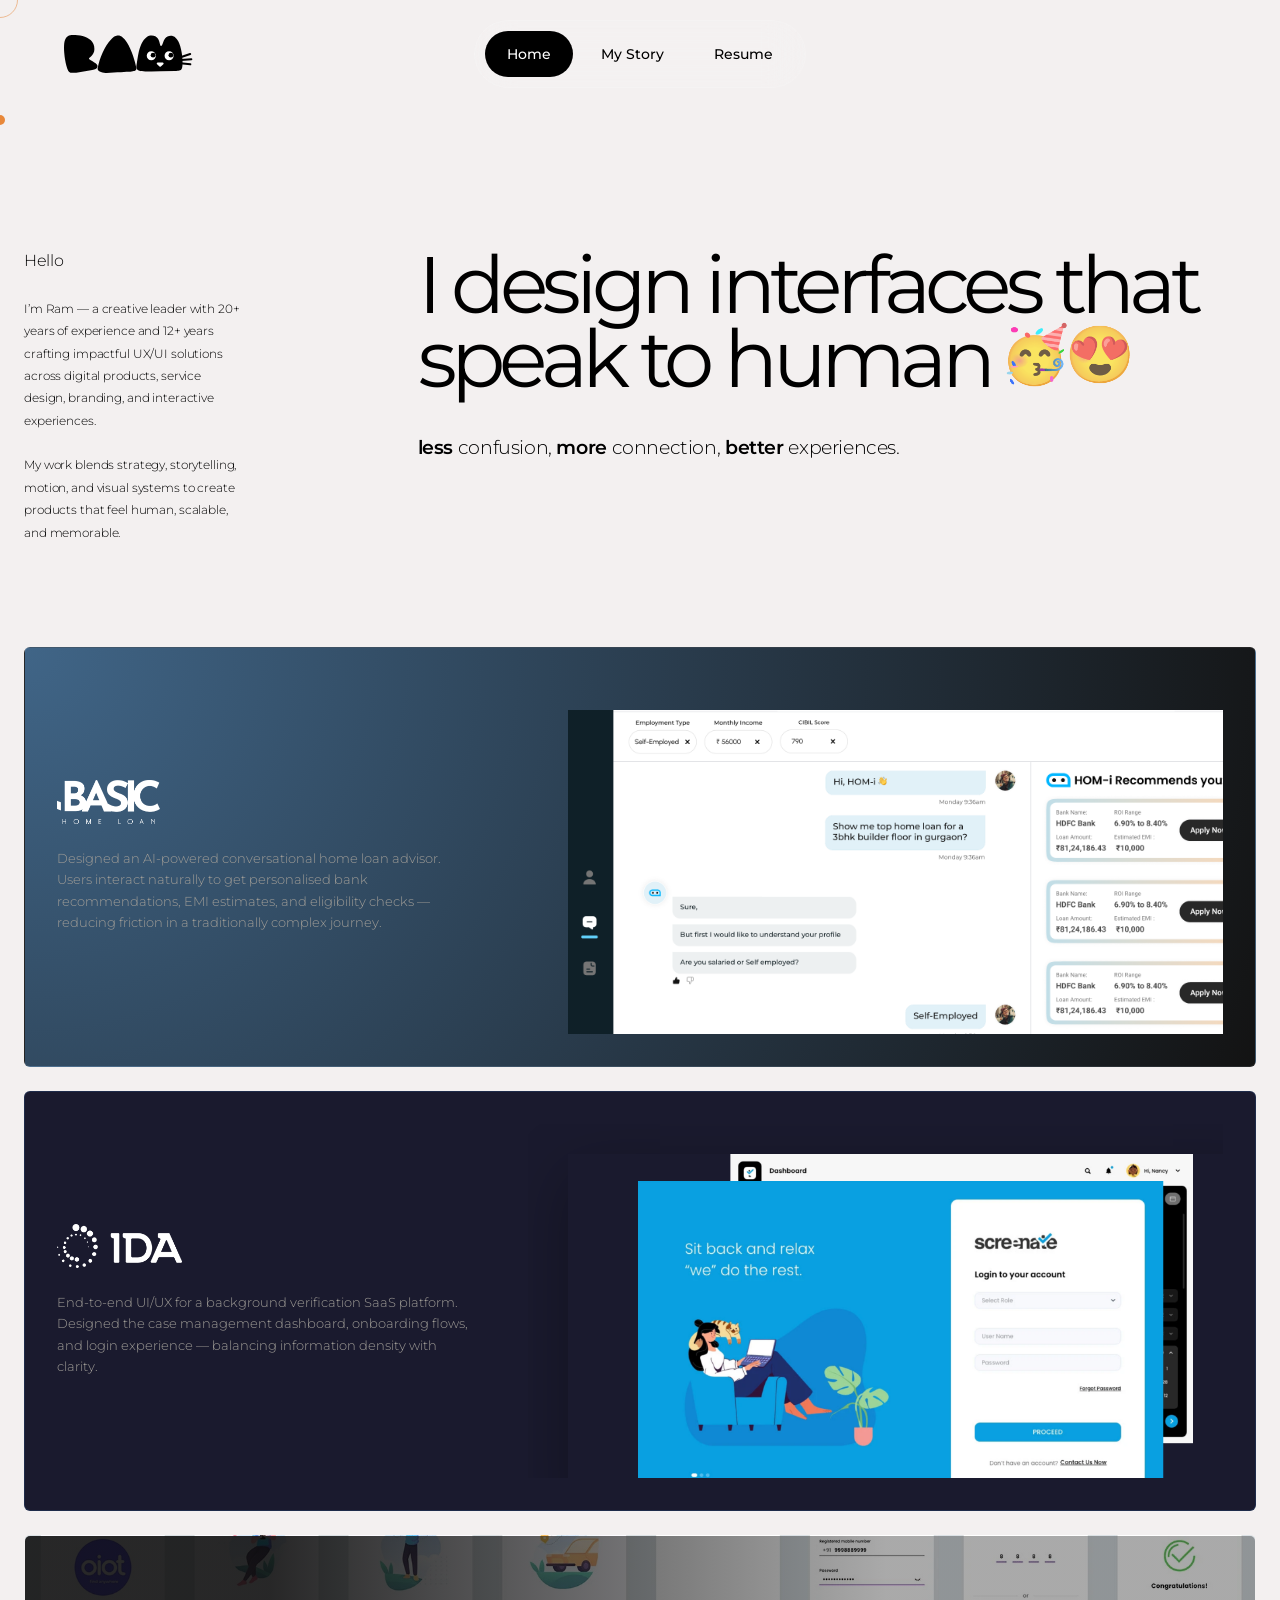
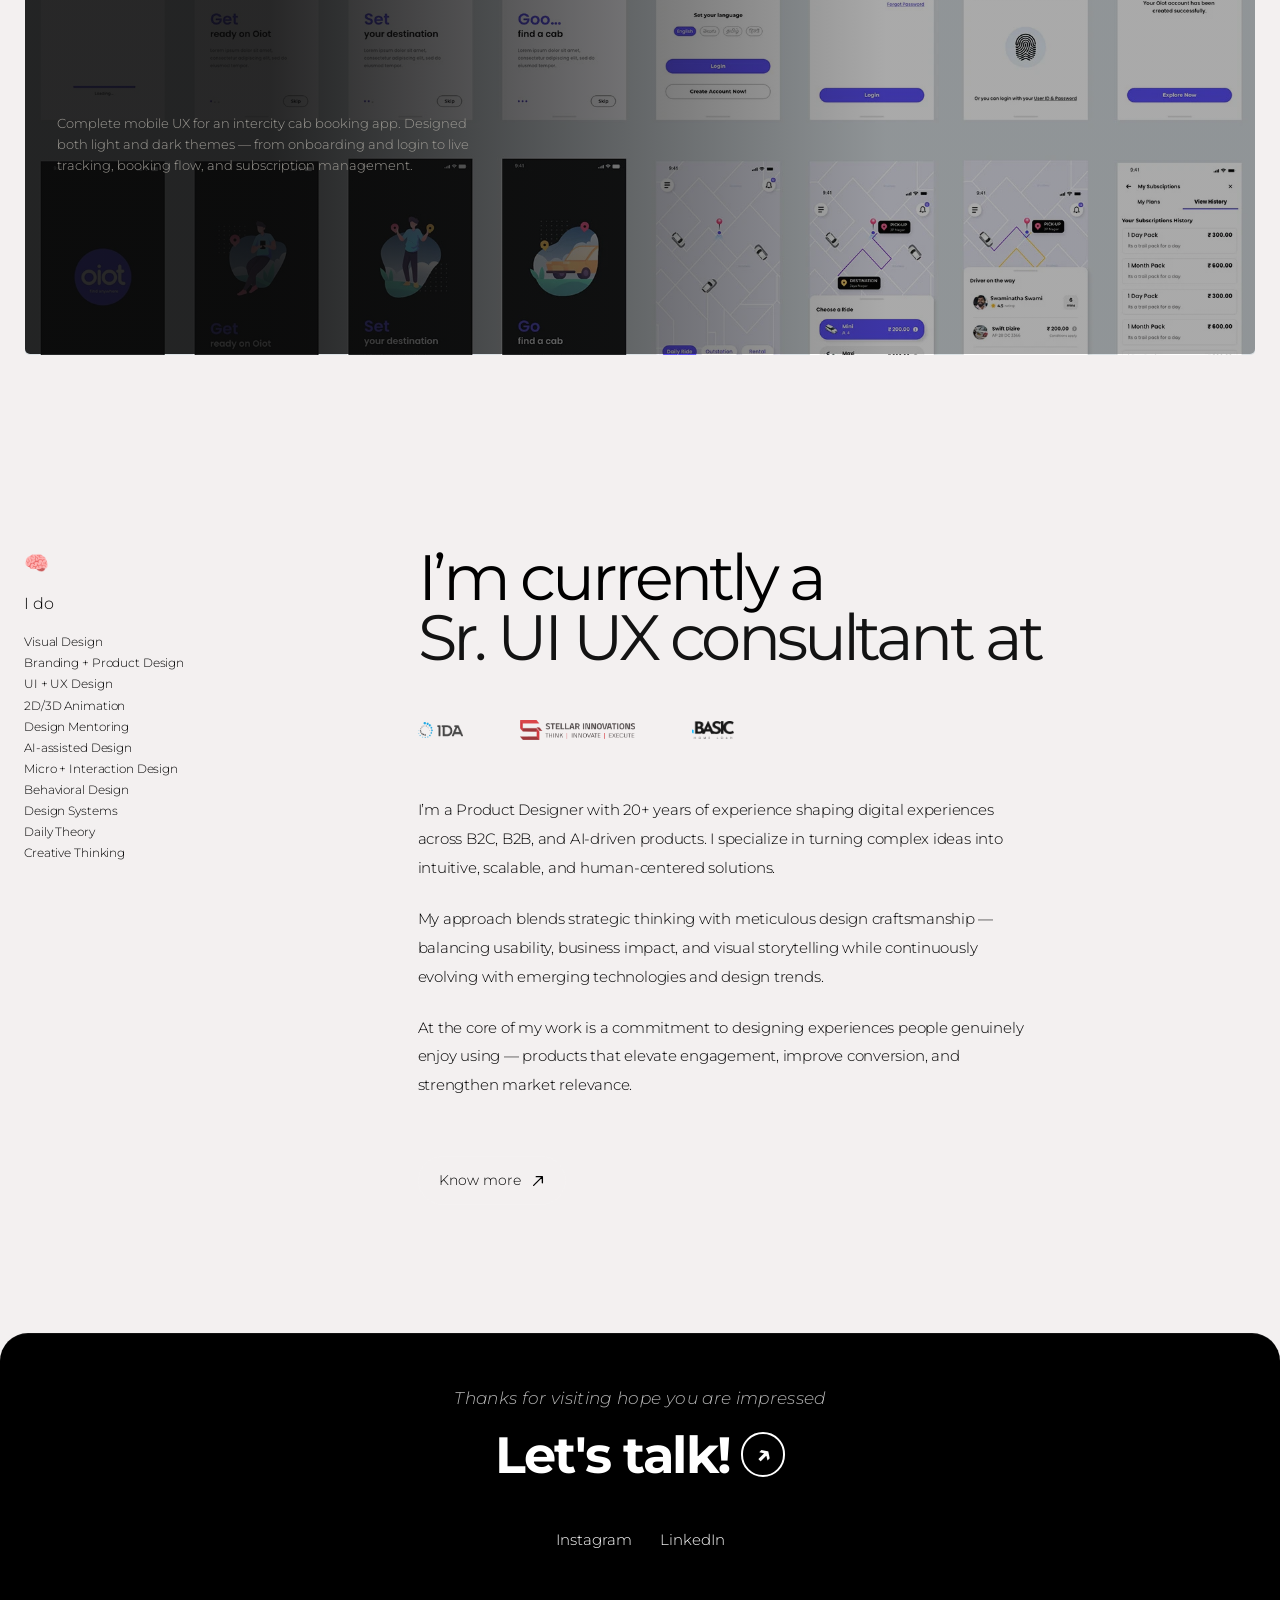
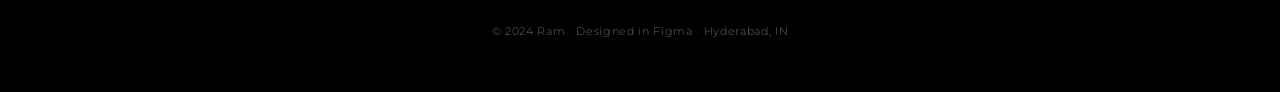
<file: portfolio/index.html>
<!DOCTYPE html>
<html lang="en">
<head>
  <meta charset="UTF-8">
  <meta name="viewport" content="width=device-width, initial-scale=1.0">
  <meta name="description" content="Ram — Senior UI/UX Consultant. I design interfaces that speak to human.">
  <meta name="theme-color" content="#1c1c1c">

  <title>Ram — Sr. UI/UX Designer & Consultant</title>

  <!-- Preconnect for fonts -->
  <link rel="preconnect" href="https://fonts.googleapis.com">
  <link rel="preconnect" href="https://fonts.gstatic.com" crossorigin>

  <!-- Montserrat -->
  <link href="https://fonts.googleapis.com/css2?family=Montserrat:wght@100;200;300;400;500;600;700&display=swap" rel="stylesheet">

  <!-- Favicon -->
  <link rel="icon" href="data:image/svg+xml,<svg xmlns='http://www.w3.org/2000/svg' viewBox='0 0 32 32'><rect width='32' height='32' rx='8' fill='%231c1c1c'/><text y='22' x='6' font-size='18' font-family='serif' fill='%23e8883a'>R</text></svg>">

  <link rel="stylesheet" href="/portfolio/css/style.css">
</head>

<body>
  <!-- PAGE LOADER -->
  <div class="page-loader">

    <div class="loader-inner">

      <div class="loader-logo">
        <svg width="227" height="39" viewBox="0 0 227 39" fill="none" xmlns="http://www.w3.org/2000/svg">
<path d="M93.9771 1.85626C93.0298 1.33676 91.7921 1.07701 90.2642 1.07701C89.378 1.07701 88.5376 1.18397 87.7431 1.39788C86.9485 1.61179 86.1998 1.9785 85.497 2.498C84.3052 3.32309 83.2662 4.33153 82.38 5.52333C81.4938 6.71513 80.7145 8.02916 80.0422 9.46543C79.4005 10.8711 78.8351 12.3685 78.3462 13.9576C77.8878 15.5161 77.4906 17.1052 77.1544 18.7248C76.8488 20.3138 76.5738 21.8876 76.3293 23.4461C76.0848 24.9741 75.8557 26.4256 75.6417 27.8008C75.5195 28.5953 75.382 29.4357 75.2292 30.3219C75.0764 31.1775 75 32.0026 75 32.7972C75 33.6528 75.2903 34.3709 75.8709 34.9516C76.4515 35.5322 77.1544 35.9906 77.9795 36.3267C78.8046 36.6934 81.187 36.9861 84.0079 36.9861H90.0021L98.8359 36.7622L113.626 36.6335C114.992 36.6335 119.203 35.8989 119.784 35.3183C120.395 34.7071 120.777 33.8209 120.93 32.6596C121.113 31.4678 121.205 29.8635 121.205 27.8466C121.205 26.6854 121.129 25.2185 120.976 23.4461C120.854 21.6737 120.624 19.8096 120.288 17.8538C119.952 15.8675 119.494 13.8812 118.913 11.8949C118.363 9.90853 117.66 8.13612 116.805 6.57761C115.949 4.98855 114.91 3.70507 113.688 2.72719C112.496 1.71875 111.105 1.21452 109.516 1.21452C108.202 1.21452 107.087 1.47428 106.17 1.99378C105.284 2.51328 104.535 3.15502 103.924 3.91899C103.313 4.68296 102.809 5.52333 102.411 6.4401L101.403 8.96121C101.128 9.72518 100.868 10.3669 100.624 10.8864C100.379 11.4059 100.074 11.6657 99.7069 11.6657C99.3402 11.6657 99.0651 11.4059 98.8818 10.8864C98.729 10.3669 98.5609 9.7099 98.3776 8.91537C98.1942 8.12084 97.9497 7.28047 97.6442 6.39426C97.3691 5.47749 96.926 4.62184 96.3148 3.82731C95.7342 3.03278 94.955 2.37576 93.9771 1.85626Z" fill="black"/>
<path d="M142.034 0.84259C141.089 0.31993 139.852 0.056051 138.324 0.0509508C137.438 0.0479927 136.597 0.152143 135.802 0.363401C135.007 0.574661 134.257 0.938866 133.552 1.45602C132.358 2.27713 131.315 3.2821 130.425 4.47093C129.535 5.65976 128.751 6.97119 128.074 8.4052C127.428 9.80876 126.857 11.3043 126.363 12.8917C125.9 14.4486 125.497 16.0364 125.156 17.6549C124.845 19.2429 124.564 20.8157 124.315 22.3734C124.065 23.9005 123.831 25.3513 123.613 26.7258C123.488 27.5199 123.347 28.3598 123.192 29.2455C123.036 30.1006 122.957 30.9254 122.954 31.72C122.951 32.5756 123.239 33.2947 123.818 33.8773C124.397 34.4598 125.098 34.9205 125.922 35.2594C126.746 35.6289 129.127 35.9295 131.948 35.9389L137.942 35.9589L146.777 35.7645L161.568 35.6852C162.933 35.6898 167.147 34.9692 167.73 34.3905C168.343 33.7814 168.728 32.8965 168.884 31.7358C169.072 30.5446 169.169 28.9406 169.176 26.9237C169.179 25.7624 169.108 24.2954 168.961 22.5225C168.845 20.7496 168.622 18.8848 168.292 16.9279C167.963 14.9405 167.511 12.9526 166.937 10.9644C166.393 8.97622 165.696 7.20146 164.846 5.64011C163.996 4.0482 162.961 2.76127 161.742 1.77931C160.553 0.766889 159.165 0.258029 157.576 0.252725C156.262 0.248339 155.145 0.504366 154.227 1.0208C153.339 1.53735 152.588 2.17658 151.974 2.93851C151.361 3.70044 150.854 4.53912 150.453 5.45455L149.436 7.97228C149.159 8.73533 148.897 9.3762 148.651 9.89488C148.405 10.4136 148.098 10.6723 147.731 10.6711C147.365 10.6698 147.091 10.4092 146.909 9.88907C146.758 9.36906 146.592 8.71149 146.411 7.91635C146.231 7.12121 145.989 6.28003 145.686 5.3928C145.414 4.47512 144.974 3.618 144.366 2.82143C143.788 2.02497 143.011 1.36535 142.034 0.84259Z" fill="black"/>
<path d="M71.6378 35.4184C72.1268 34.9906 72.3712 34.4252 72.3712 33.7224C72.3712 33.6918 72.3559 33.6154 72.3254 33.4932C72.3254 33.2487 72.2643 32.882 72.142 32.3931C71.8976 31.1401 71.5156 29.49 70.9961 27.4425C70.4766 25.3951 69.8196 23.1948 69.025 20.8418C68.2305 18.4888 67.2985 16.1204 66.2289 13.7368C65.1899 11.3227 64.0439 9.15301 62.791 7.2278C61.5381 5.27203 60.1782 3.68296 58.7114 2.46061C57.2446 1.23825 55.6861 0.627075 54.0359 0.627075C53.5469 0.627075 53.0427 0.688193 52.5232 0.810429C52.0037 0.902104 51.4537 1.10074 50.873 1.40633C50.323 1.68136 49.7118 2.0939 49.0395 2.64396C48.3672 3.16346 47.6338 3.86632 46.8393 4.75253C45.3724 6.31103 43.9362 8.1904 42.5305 10.3906C41.1553 12.5603 39.8718 14.9286 38.68 17.4956C37.4882 20.032 36.4492 22.7059 35.563 25.5173C34.6768 28.2982 34.0198 31.0943 33.592 33.9057C33.592 34.6697 33.9128 35.3114 34.5546 35.8309C35.2269 36.3504 36.0367 36.7783 36.984 37.1144C37.9313 37.4506 38.9245 37.695 39.9635 37.8478C41.0331 38.0006 41.9498 38.077 42.7138 38.077C51.5949 37.4964 64.3419 36.8429 64.7731 36.8429C69.3569 36.8429 71.1489 35.8157 71.6378 35.4184Z" fill="black"/>
<path d="M29.5199 18.0915C30.1005 17.0219 30.3908 15.6926 30.3908 14.1035C30.3908 12.1783 30.07 10.4976 29.4282 9.06133C28.7865 7.62506 27.9308 6.38742 26.8613 5.34842C25.7917 4.30942 24.5388 3.45377 23.1025 2.78148C21.6663 2.10918 20.1536 1.5744 18.5645 1.17713C17.006 0.749307 15.4017 0.458997 13.7515 0.306203C12.1013 0.153408 10.5123 0.0770111 8.98432 0.0770111C6.93687 0.0770111 5.31725 0.443718 4.12545 1.17713C2.93366 1.91055 2.03217 2.88843 1.42099 4.11079C0.809811 5.33314 0.412545 6.70829 0.229192 8.23624C0.0763973 9.76418 0 11.338 0 12.9576C0 14.4244 0.0916768 16.2121 0.27503 18.3207C0.458384 20.3987 0.718134 22.5225 1.05428 24.6922C1.42099 26.8619 1.86409 28.9399 2.38359 30.9262C2.9031 32.9126 3.49899 34.5475 4.17129 35.8309C4.62967 36.7171 5.24085 37.2825 6.00483 37.5269C6.79936 37.802 8.35669 38.2533 13.7515 37.5269L26.8613 35.4325C30.9233 34.7273 32.0869 34.0585 32.6369 33.4473C33.2175 32.8362 33.5078 32.1027 33.5078 31.2471C33.5078 30.6665 33.2939 30.1164 32.8661 29.5969C32.4383 29.0469 31.9035 28.5273 31.2618 28.0384C30.6506 27.5495 29.9783 27.1064 29.2449 26.7091C28.5115 26.2813 27.8239 25.884 27.1821 25.5173C26.571 25.1506 26.0515 24.8144 25.6236 24.5089C25.1958 24.2033 24.9819 23.9282 24.9819 23.6838C24.9819 23.3171 25.2569 22.9198 25.807 22.492C26.3876 22.0336 27.0141 21.453 27.6864 20.7501C28.3587 20.0473 28.9698 19.161 29.5199 18.0915Z" fill="black"/>
<path d="M189.977 1.85626C189.03 1.33676 187.792 1.07701 186.264 1.07701C185.378 1.07701 184.538 1.18397 183.743 1.39788C182.949 1.61179 182.2 1.9785 181.497 2.498C180.305 3.32309 179.266 4.33153 178.38 5.52333C177.494 6.71513 176.715 8.02916 176.042 9.46543C175.4 10.8711 174.835 12.3685 174.346 13.9576C173.888 15.5161 173.491 17.1052 173.154 18.7248C172.849 20.3138 172.574 21.8876 172.329 23.4461C172.085 24.9741 171.856 26.4256 171.642 27.8008C171.52 28.5953 171.382 29.4357 171.229 30.3219C171.076 31.1775 171 32.0026 171 32.7972C171 33.6528 171.29 34.3709 171.871 34.9516C172.452 35.5322 173.154 35.9906 173.979 36.3267C174.805 36.6934 177.187 36.9861 180.008 36.9861H186.002L194.836 36.7622L209.626 36.6335C210.992 36.6335 215.203 35.8989 215.784 35.3183C216.395 34.7071 216.777 33.8209 216.93 32.6596C217.113 31.4678 217.205 29.8635 217.205 27.8466C217.205 26.6854 217.129 25.2185 216.976 23.4461C216.854 21.6737 216.624 19.8096 216.288 17.8538C215.952 15.8675 215.494 13.8812 214.913 11.8949C214.363 9.90853 213.66 8.13612 212.805 6.57761C211.949 4.98855 210.91 3.70507 209.688 2.72719C208.496 1.71875 207.105 1.21452 205.516 1.21452C204.202 1.21452 203.087 1.47428 202.17 1.99378C201.284 2.51328 200.535 3.15502 199.924 3.91899C199.313 4.68296 198.809 5.52333 198.411 6.4401L197.403 8.96121C197.128 9.72518 196.868 10.3669 196.624 10.8864C196.379 11.4059 196.074 11.6657 195.707 11.6657C195.34 11.6657 195.065 11.4059 194.882 10.8864C194.729 10.3669 194.561 9.7099 194.378 8.91537C194.194 8.12084 193.95 7.28047 193.644 6.39426C193.369 5.47749 192.926 4.62184 192.315 3.82731C191.734 3.03278 190.955 2.37576 189.977 1.85626Z" fill="black"/>
<circle cx="203.756" cy="21.354" r="5.53125" fill="white" stroke="black" stroke-width="2"/>
<circle cx="205.537" cy="20.7603" r="2.375" fill="black"/>
<circle cx="185.944" cy="21.354" r="5.53125" fill="white" stroke="black" stroke-width="2"/>
<circle cx="187.725" cy="20.7603" r="2.375" fill="black"/>
<path d="M195.505 32.0684C195.129 32.3938 194.571 32.3938 194.195 32.0684L191.735 29.9381C191.036 29.332 191.464 28.1822 192.39 28.1822L197.31 28.1822C198.236 28.1822 198.664 29.332 197.964 29.9381L195.505 32.0684Z" fill="white"/>
<path d="M215.193 22.7714L224.833 19.5728" stroke="black" stroke-width="2" stroke-linecap="round"/>
<path d="M215.037 28.8009L224.989 29.8915" stroke="black" stroke-width="2" stroke-linecap="round"/>
<path d="M215.485 25.6146L226.002 24.9038" stroke="black" stroke-width="2" stroke-linecap="round"/>
</svg>

      </div>

      <div class="loader-line"></div>

    </div>

  </div>
  <!-- ── CUSTOM CURSOR ────────────────────────────── -->
  <div class="cursor" aria-hidden="true"></div>
  <div class="cursor-ring" aria-hidden="true"></div>

  <!-- ── NAVIGATION ───────────────────────────────── -->
  <header>
    <div class="site-wrapper">

      <nav class="nav" role="navigation" aria-label="Main navigation">
        <svg class="logo" width="129" height="38" viewBox="0 0 129 38" fill="none" xmlns="http://www.w3.org/2000/svg">
<path d="M91.3147 1.28347C90.3674 0.763969 89.1297 0.504219 87.6018 0.504219C86.7156 0.504219 85.8752 0.611175 85.0807 0.825086C84.2861 1.039 83.5375 1.40571 82.8346 1.92521C81.6428 2.7503 80.6038 3.75874 79.7176 4.95054C78.8314 6.14234 78.0521 7.45637 77.3798 8.89264C76.7381 10.2983 76.1728 11.7957 75.6838 13.3848C75.2254 14.9433 74.8282 16.5324 74.492 18.152C74.1864 19.741 73.9114 21.3148 73.6669 22.8733C73.4225 24.4013 73.1933 25.8528 72.9794 27.228C72.8571 28.0225 72.7196 28.8629 72.5668 29.7491C72.414 30.6047 72.3376 31.4298 72.3376 32.2244C72.3376 33.08 72.6279 33.7981 73.2085 34.3788C73.7892 34.9594 74.492 35.4178 75.3171 35.7539C76.1422 36.1206 78.5246 36.4133 81.3455 36.4133H87.3397L96.1736 36.1894L110.964 36.0607C112.33 36.0607 116.541 35.3261 117.122 34.7455C117.733 34.1343 118.115 33.2481 118.268 32.0868C118.451 30.895 118.543 29.2907 118.543 27.2738C118.543 26.1126 118.466 24.6458 118.313 22.8733C118.191 21.1009 117.962 19.2368 117.626 17.2811C117.29 15.2947 116.831 13.3084 116.251 11.3221C115.701 9.33574 114.998 7.56333 114.142 6.00482C113.287 4.41576 112.248 3.13228 111.025 2.1544C109.833 1.14595 108.443 0.641732 106.854 0.641732C105.54 0.641732 104.424 0.901483 103.508 1.42098C102.621 1.94049 101.873 2.58222 101.262 3.3462C100.65 4.11017 100.146 4.95054 99.749 5.86731L98.7405 8.38842C98.4655 9.15239 98.2057 9.79412 97.9613 10.3136C97.7168 10.8331 97.4112 11.0929 97.0445 11.0929C96.6778 11.0929 96.4028 10.8331 96.2194 10.3136C96.0666 9.79412 95.8985 9.13711 95.7152 8.34258C95.5318 7.54805 95.2874 6.70768 94.9818 5.82147C94.7067 4.9047 94.2636 4.04905 93.6525 3.25452C93.0718 2.45999 92.2926 1.80297 91.3147 1.28347Z" fill="black"/>
<path d="M71.6378 35.3414C72.1268 34.9136 72.3712 34.3482 72.3712 33.6454C72.3712 33.6148 72.356 33.5384 72.3254 33.4162C72.3254 33.1717 72.2643 32.805 72.1421 32.316C71.8976 31.0631 71.5156 29.413 70.9961 27.3655C70.4766 25.3181 69.8196 23.1178 69.0251 20.7648C68.2305 18.4117 67.2985 16.0434 66.2289 13.6598C65.1899 11.2457 64.0439 9.076 62.791 7.15079C61.5381 5.19502 60.1782 3.60595 58.7114 2.3836C57.2446 1.16124 55.6861 0.550064 54.0359 0.550064C53.547 0.550064 53.0427 0.611182 52.5232 0.733418C52.0037 0.825093 51.4537 1.02373 50.8731 1.32931C50.323 1.60434 49.7118 2.01689 49.0395 2.56695C48.3672 3.08645 47.6338 3.78931 46.8393 4.67552C45.3725 6.23402 43.9362 8.11339 42.5305 10.3136C41.1553 12.4833 39.8719 14.8516 38.6801 17.4186C37.4883 19.955 36.4493 22.6289 35.563 25.4403C34.6768 28.2212 34.0198 31.0173 33.592 33.8287C33.592 34.5927 33.9129 35.2344 34.5546 35.7539C35.2269 36.2734 36.0367 36.7013 36.984 37.0374C37.9314 37.3736 38.9245 37.618 39.9635 37.7708C41.0331 37.9236 41.9499 38 42.7138 38C51.5949 37.4194 64.3419 36.7659 64.7731 36.7659C69.357 36.7659 71.1489 35.7386 71.6378 35.3414Z" fill="black"/>
<path d="M29.5199 18.0145C30.1005 16.9449 30.3908 15.6156 30.3908 14.0265C30.3908 12.1013 30.07 10.4206 29.4282 8.98432C28.7865 7.54805 27.9308 6.31041 26.8613 5.27141C25.7917 4.23241 24.5388 3.37676 23.1025 2.70446C21.6663 2.03217 20.1536 1.49739 18.5645 1.10012C17.006 0.672296 15.4017 0.381986 13.7515 0.229192C12.1013 0.0763973 10.5123 0 8.98432 0C6.93687 0 5.31725 0.366707 4.12545 1.10012C2.93366 1.83354 2.03217 2.81142 1.42099 4.03378C0.809811 5.25613 0.412545 6.63128 0.229192 8.15923C0.0763973 9.68717 0 11.261 0 12.8806C0 14.3474 0.0916768 16.1351 0.27503 18.2437C0.458384 20.3217 0.718134 22.4455 1.05428 24.6152C1.42099 26.7849 1.86409 28.8629 2.38359 30.8492C2.9031 32.8355 3.49899 34.4704 4.17129 35.7539C4.62967 36.6401 5.24085 37.2055 6.00483 37.4499C6.79936 37.725 8.35669 38.1763 13.7515 37.4499L26.8613 35.3555C30.9233 34.6503 32.0869 33.9815 32.6369 33.3703C33.2175 32.7591 33.5078 32.0257 33.5078 31.1701C33.5078 30.5895 33.2939 30.0394 32.8661 29.5199C32.4383 28.9698 31.9035 28.4503 31.2618 27.9614C30.6506 27.4725 29.9783 27.0293 29.2449 26.6321C28.5115 26.2043 27.8239 25.807 27.1821 25.4403C26.571 25.0736 26.0515 24.7374 25.6236 24.4318C25.1958 24.1263 24.9819 23.8512 24.9819 23.6068C24.9819 23.24 25.2569 22.8428 25.807 22.415C26.3876 21.9566 27.0141 21.376 27.6864 20.6731C28.3587 19.9702 28.9698 19.084 29.5199 18.0145Z" fill="black"/>
<circle cx="105.094" cy="20.7812" r="5.53125" fill="white" stroke="black" stroke-width="2"/>
<circle cx="106.875" cy="20.1875" r="2.375" fill="black"/>
<circle cx="87.2812" cy="20.7812" r="5.53125" fill="white" stroke="black" stroke-width="2"/>
<circle cx="89.0625" cy="20.1875" r="2.375" fill="black"/>
<path d="M116.531 22.1986L126.171 19" stroke="black" stroke-width="2" stroke-linecap="round"/>
<path d="M116.375 28.2281L126.327 29.3188" stroke="black" stroke-width="2" stroke-linecap="round"/>
<path d="M116.823 25.0418L127.339 24.331" stroke="black" stroke-width="2" stroke-linecap="round"/>
<path d="M96.8422 31.4956C96.4664 31.821 95.9086 31.821 95.5328 31.4956L93.073 29.3653C92.3731 28.7592 92.8018 27.6094 93.7277 27.6094L98.6473 27.6094C99.5732 27.6094 100.002 28.7592 99.302 29.3653L96.8422 31.4956Z" fill="white"/>
</svg>




        <ul class="nav-links" role="list">
          <li><a href="#work" class="active">Home</a></li>
          <li><a href="story.html">My Story</a></li>
          <li><a href="./assets/Boddeplli Ram Kumar - Lead UI UX Designer AI - 2026.pdf" target="_blank">Resume</a></li>
        </ul>

        <button class="menu-toggle" aria-label="Toggle menu" aria-expanded="false">
          <span></span>
          <span></span>
          <span></span>
        </button>

      </nav>

    </div>
  </header>

  <!-- ── MAIN CONTENT ──────────────────────────────── -->
  <main>

    <div class="site-wrapper">

      <div class="main-grid">

        <!-- ═══════════════════════════════════════════
             LEFT COLUMN — Projects & Work
             ═══════════════════════════════════════════ -->
        <div class="col-left" id="work">

          <!-- Hero intro -->
          <section class="hero-intro">

            <!-- LEFT META COLUMN -->
            <div class="hero-left">

              <p class="hero-kicker">Hello</p>

              <div class="hero-about-copy">

                <p>
                  I’m Ram — a creative leader with 20+ years of experience and
                  12+ years crafting impactful UX/UI solutions across digital products,
                  service design, branding, and interactive experiences.
                </p>

                <p>
                  My work blends strategy, storytelling, motion, and visual systems
                  to create products that feel human, scalable, and memorable.
                </p>

                

              </div>

            </div>

            <!-- RIGHT HERO -->
            <div class="hero-right">

              <h1 class="hero-headline reveal reveal-delay-1">
                I design interfaces that <br>

                <span class="line-accent">
                  speak to human
                  <span class="emoji-inline" aria-hidden="true">🥳😍</span>
                </span>
              </h1>

              <p class="hero-subtext">
                <span>less</span> confusion,
                <span>more</span> connection,
                <span>better</span> experiences.
              </p>

            </div>

          </section>
          <br>
          <br>
          <br>

          <!-- Projects Section -->
          <section class="projects-section" aria-label="Projects">

            <br>

     <!-- ───────────────── PROJECT 1 ───────────────── -->


<article class="project-card reveal reveal-delay-1" tabindex="0" aria-label=".BASIC Home Loan project">
<a href="./basic.html" class="project-card-link"></a>
  <div class="project-card-inner">

    <!-- CASE STUDY LINK -->
    <a href="./basic.html" class="project-link" aria-label="View .BASIC project details">

      View case study

      <svg
        viewBox="0 0 16 16"
        fill="none"
        xmlns="http://www.w3.org/2000/svg"
        aria-hidden="true"
      >
        <path
          d="M3 13L13 3M13 3H6M13 3V10"
          stroke="currentColor"
          stroke-width="1.5"
          stroke-linecap="round"
          stroke-linejoin="round"
        />
      </svg>

    </a>

    <!-- LEFT CONTENT -->
    <div class="project-content">

      <div class="project-logo-wrap">

        <img
          src="assets/images/logo-basic.png"
          alt=".BASIC Home Loan logo"
          class="project-logo"
          style="filter:brightness(0) invert(1);"
        >

      </div>

      <p class="project-desc">
        Designed an AI-powered conversational home loan advisor.
        Users interact naturally to get personalised bank recommendations,
        EMI estimates, and eligibility checks — reducing friction
        in a traditionally complex journey.
      </p>

    </div>

    <!-- RIGHT VISUAL -->
    <div class="project-visual">

      <div class="project-image-wrap">

        <img
          src="assets/images/project-basic-chat.png"
          alt="HOM-i Chat interface — AI home loan advisor"
          loading="lazy"
        >

      </div>

    </div>

  </div>

</article>


<!-- ───────────────── PROJECT 2 ───────────────── -->


<article class="project-card ida-card reveal reveal-delay-2" tabindex="0" aria-label="IDA dashboard project">
<a href="./ida.html" class="project-card-link"></a>
  <div class="project-card-inner">

    <!-- CASE STUDY LINK -->
    <a href="./ida.html" class="project-link" aria-label="View IDA project details">

      View case study

      <svg
        viewBox="0 0 16 16"
        fill="none"
        xmlns="http://www.w3.org/2000/svg"
        aria-hidden="true"
      >
        <path
          d="M3 13L13 3M13 3H6M13 3V10"
          stroke="currentColor"
          stroke-width="1.5"
          stroke-linecap="round"
          stroke-linejoin="round"
        />
      </svg>

    </a>

    <!-- LEFT CONTENT -->
    <div class="project-content">

      <div class="project-logo-wrap">

        <img
          src="assets/images/logo-ida.png"
          alt="IDA logo"
          class="project-logo"
          style="filter:brightness(0) invert(1);"
        >

      </div>

      <p class="project-desc">
        End-to-end UI/UX for a background verification SaaS platform.
        Designed the case management dashboard, onboarding flows,
        and login experience — balancing information density with clarity.
      </p>

    </div>

    <!-- RIGHT VISUAL -->
    <div class="project-visual">

      <div class="project-image-wrap">

        <img
          src="./assets/image.png"
          alt="IDA dashboard preview"
          loading="lazy"
        >

      </div>

    </div>

  </div>

</article>


<!-- ───────────────── PROJECT 3 ───────────────── -->


<article class="project-card project-oiot reveal reveal-delay-3" tabindex="0" aria-label="OIOT cab app project">
 <a href="./oiot.html" class="project-card-link"></a>
  <div class="project-card-inner">

    <!-- CASE STUDY LINK -->
    <a href="./oiot.html" class="project-link" aria-label="View OIOT project details">

      View case study

      <svg
        viewBox="0 0 16 16"
        fill="none"
        xmlns="http://www.w3.org/2000/svg"
        aria-hidden="true"
      >
        <path
          d="M3 13L13 3M13 3H6M13 3V10"
          stroke="currentColor"
          stroke-width="1.5"
          stroke-linecap="round"
          stroke-linejoin="round"
        />
      </svg>

    </a>

    <!-- LEFT CONTENT -->
    <div class="project-content">

      <!-- <div class="project-logo-wrap">

        <img
          src="assets/images/logo-oiot.png"
          alt="OIOT logo"
          class="project-logo"
          style="filter:brightness(0) invert(1);"
        >

      </div> -->

      <p class="project-desc">
        Complete mobile UX for an intercity cab booking app.
        Designed both light and dark themes — from onboarding
        and login to live tracking, booking flow,
        and subscription management.
      </p>

    </div>

    <!-- RIGHT VISUAL -->
    

  </div>

</article>

          </section>

          <!-- Currently Working -->
          <section class="currently-section reveal" id="experience" aria-label="Current role">

            <!-- LEFT MINI COLUMN -->
            <aside class="currently-side">

              <div class="currently-icon">🧠</div>

              <p class="currently-side-title">I do</p>

              <ul class="currently-services">
                <li>Visual Design</li>
                <li>Branding + Product Design</li>
                <li>UI + UX Design</li>
                <li>2D/3D Animation</li>
                <li>Design Mentoring</li>
                <li>AI-assisted Design</li>
                <li>Micro + Interaction Design</li>
                <li>Behavioral Design</li>
                <li>Design Systems</li>
                <li>Daily Theory</li>
                <li>Creative Thinking</li>
              </ul>

            </aside>

            <!-- MAIN CONTENT -->
            <div class="currently-main">

              <h2 class="currently-headline">
                I’m currently a <br>
                <span>Sr. UI UX consultant at</span>
              </h2>

              <div class="client-logos" role="list" aria-label="Clients">

                <img
                  src="assets/images/logo-ida.png"
                  alt="IDA"
                  class="client-logo ida-logo"
                  role="listitem"
                >

                <div class="logo-divider"></div>

                <img
                  src="assets/images/logo-stellar-full.png"
                  alt="Stellar Innovations"
                  class="client-logo"
                  role="listitem"
                >

                <div class="logo-divider"></div>

                <img
                  src="assets/images/logo-basic.png"
                  alt=".BASIC Home Loan"
                  class="client-logo basic-logo"
                  role="listitem"
                >

              </div>

              <div class="currently-copy">

                <p>
                  I’m a Product Designer with 20+ years of experience shaping
                  digital experiences across B2C, B2B, and AI-driven products.
                  I specialize in turning complex ideas into intuitive,
                  scalable, and human-centered solutions.
                </p>

                <p>
                  My approach blends strategic thinking with meticulous design
                  craftsmanship — balancing usability, business impact,
                  and visual storytelling while continuously evolving with
                  emerging technologies and design trends.
                </p>

                <p>
                  At the core of my work is a commitment to designing
                  experiences people genuinely enjoy using — products that
                  elevate engagement, improve conversion, and strengthen
                  market relevance.
                </p>

              </div>

              <a href="story.html" class="story-link" aria-label="Know more about Ram">

                Know more

                <svg viewBox="0 0 16 16" fill="none">
                  <path
                    d="M3 13L13 3M13 3H6M13 3V10"
                    stroke="currentColor"
                    stroke-width="1.5"
                    stroke-linecap="round"
                    stroke-linejoin="round"
                  />
                </svg>

              </a>

            </div>

          </section>

        </div>
        <!-- END .col-left -->

        
      </div>
      <!-- END .main-grid -->

    </div>
    <!-- END .site-wrapper -->

  </main>

  <!-- ── FOOTER ────────────────────────────────────── -->
  <footer class="footer" id="contact">

  <div class="site-wrapper">

    <div class="footer-inner">

      <p class="footer-cta">
        Thanks for visiting hope you are impressed
      </p>

      <a
        href="mailto:boddepalli.ramkumar@outlook.com"
        class="footer-cta-btn"
        aria-label="Send Ram an email"
      >

        Let's talk!

        <span class="arrow" aria-hidden="true">↗</span>

      </a>

      <!-- SOCIALS -->

      <div class="footer-socials">

        <a
          href="https://instagram.com/yourusername"
          target="_blank"
          aria-label="Instagram"
        >
          Instagram
        </a>

        <a
          href="https://linkedin.com/in/yourusername"
          target="_blank"
          aria-label="LinkedIn"
        >
          LinkedIn
        </a>

      </div>

      <p class="footer-copy">
        © 2024 Ram · Designed in Figma · Hyderabad, IN
      </p>

    </div>

  </div>

</footer>
  <script src="js/main.js" defer></script>

</body>
</html>
</file>
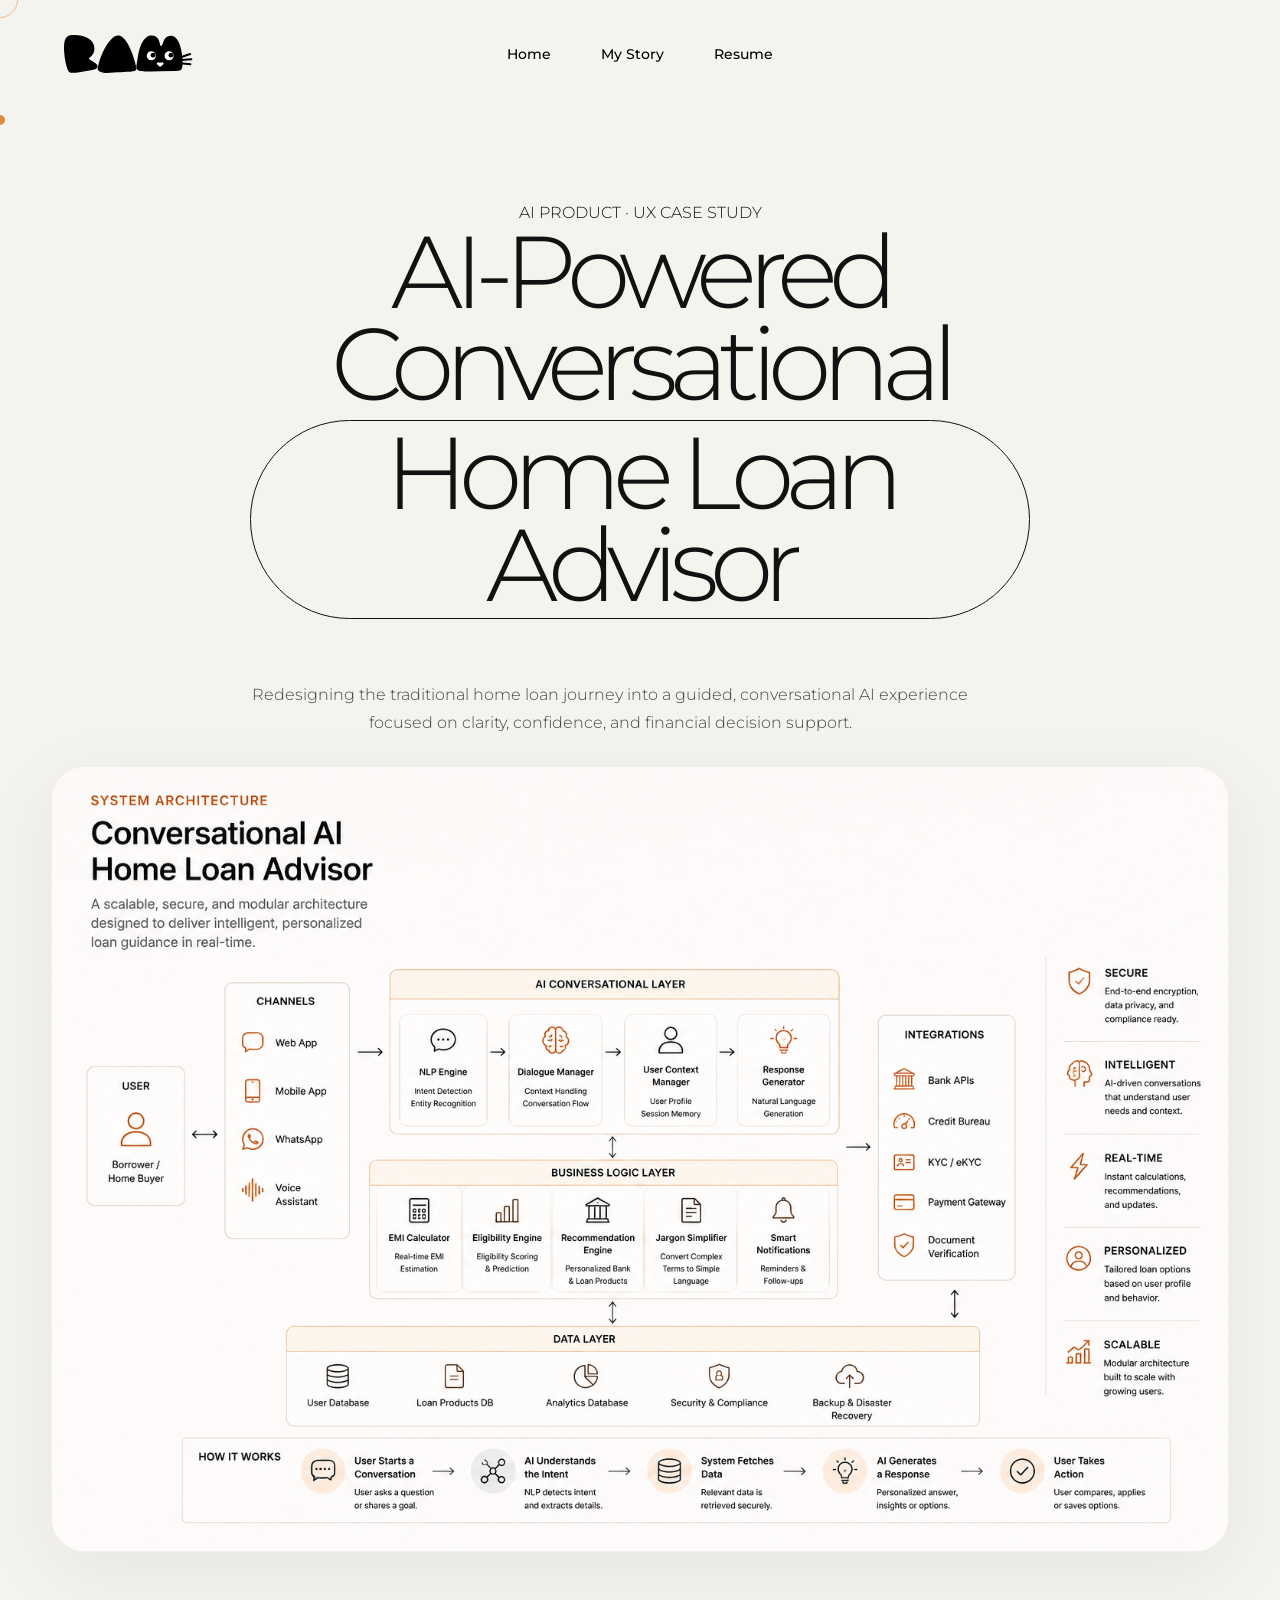
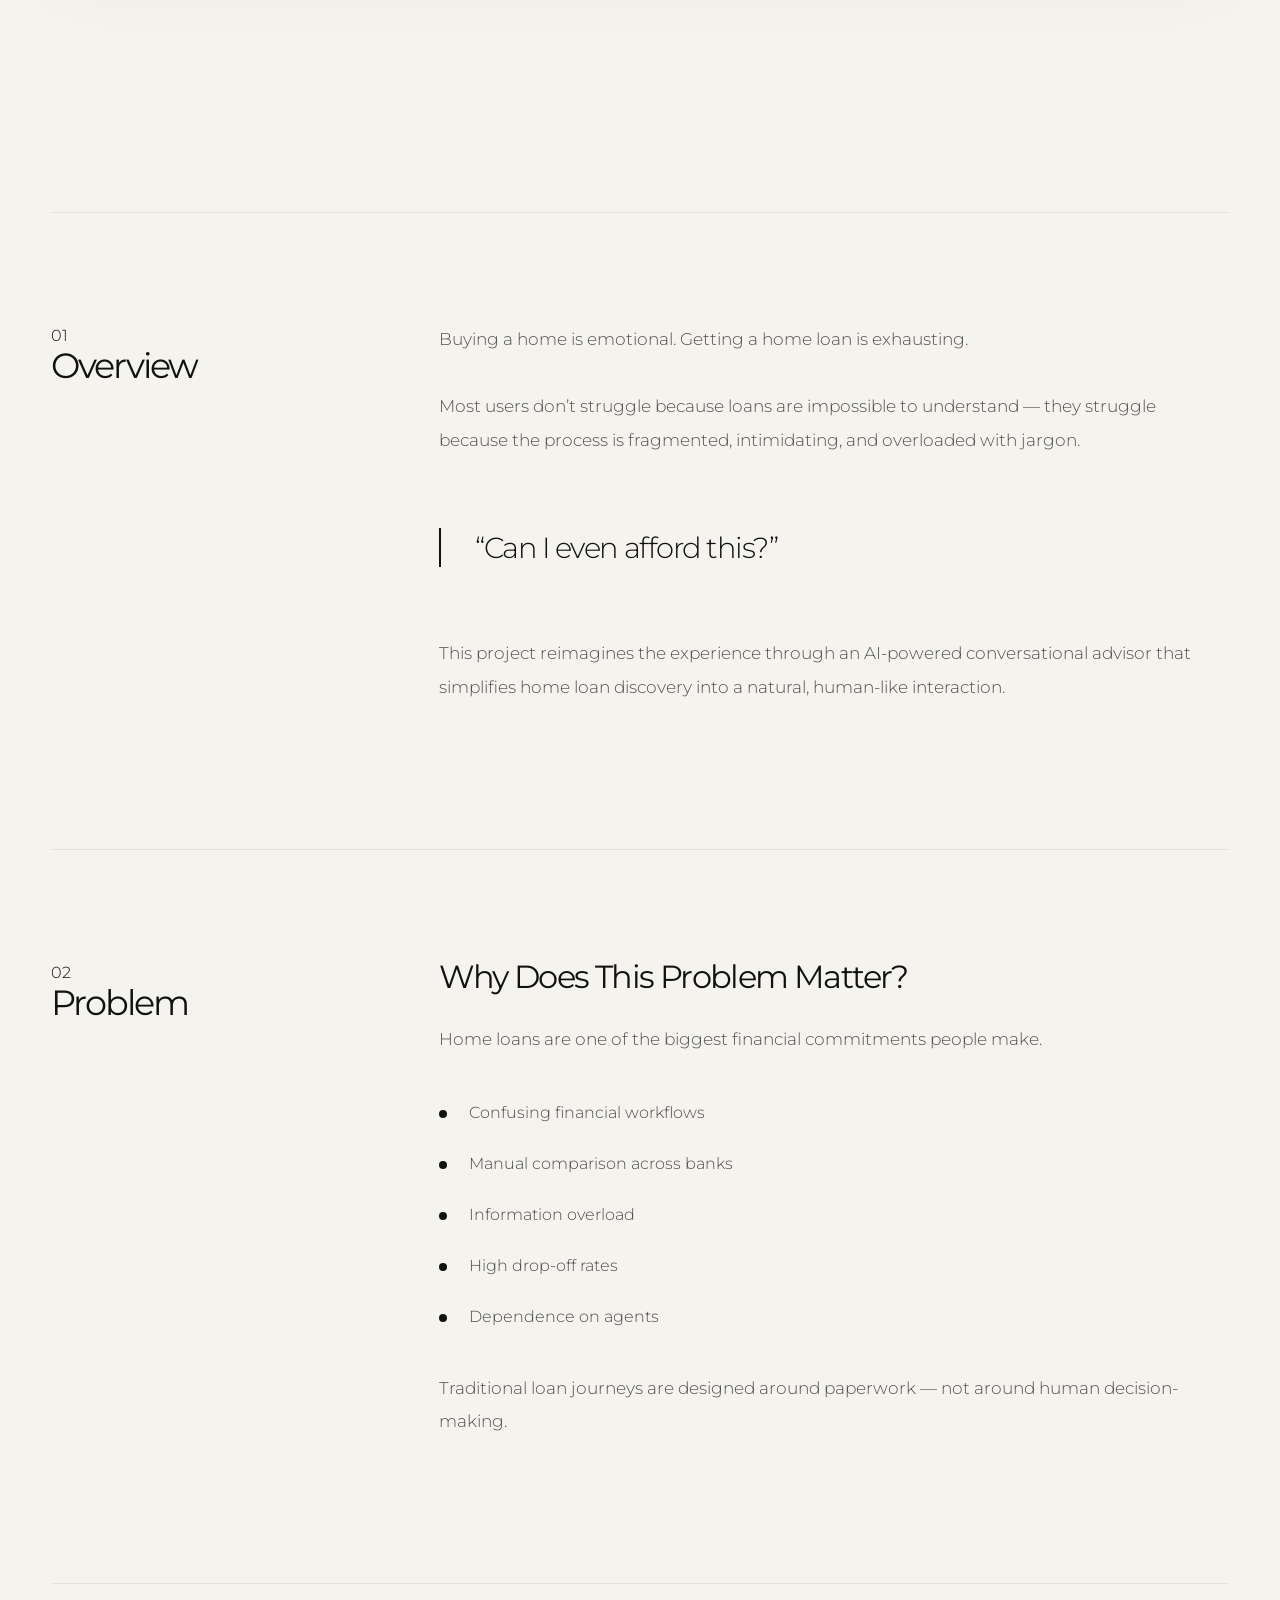
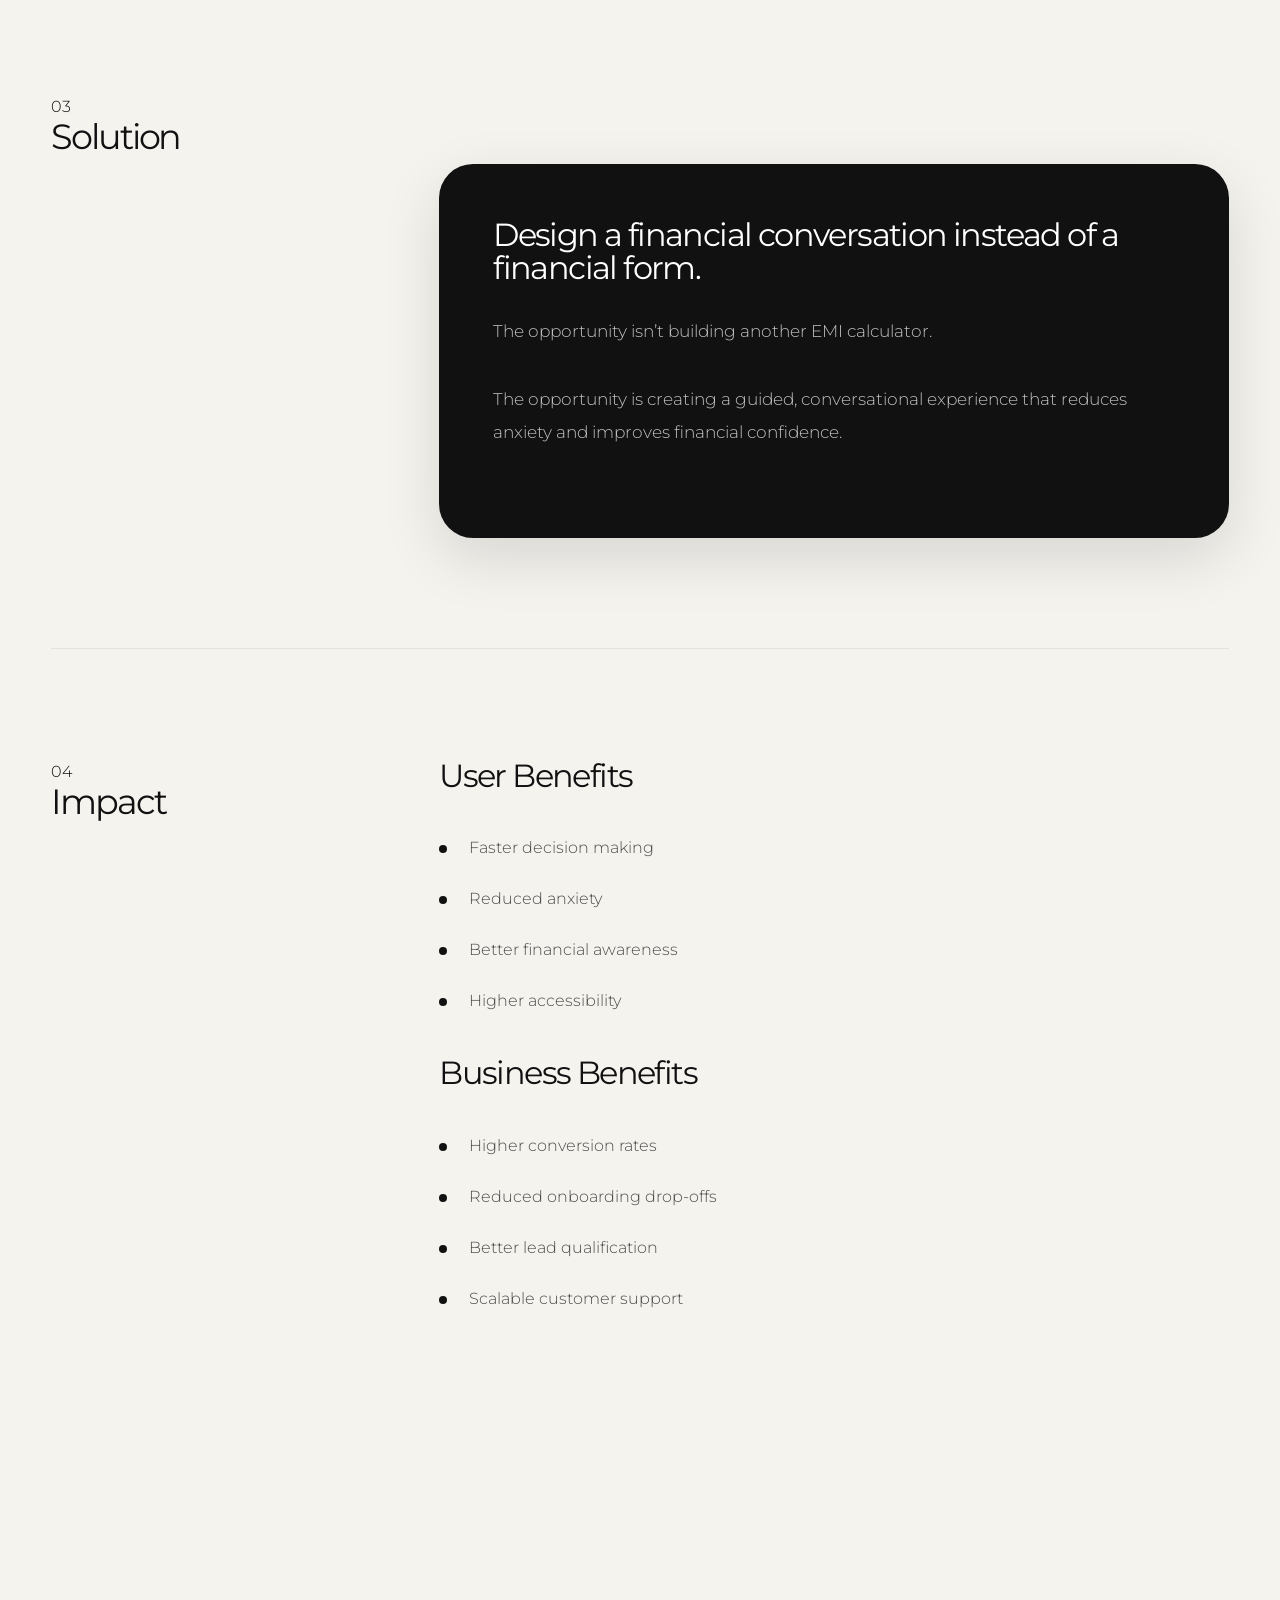
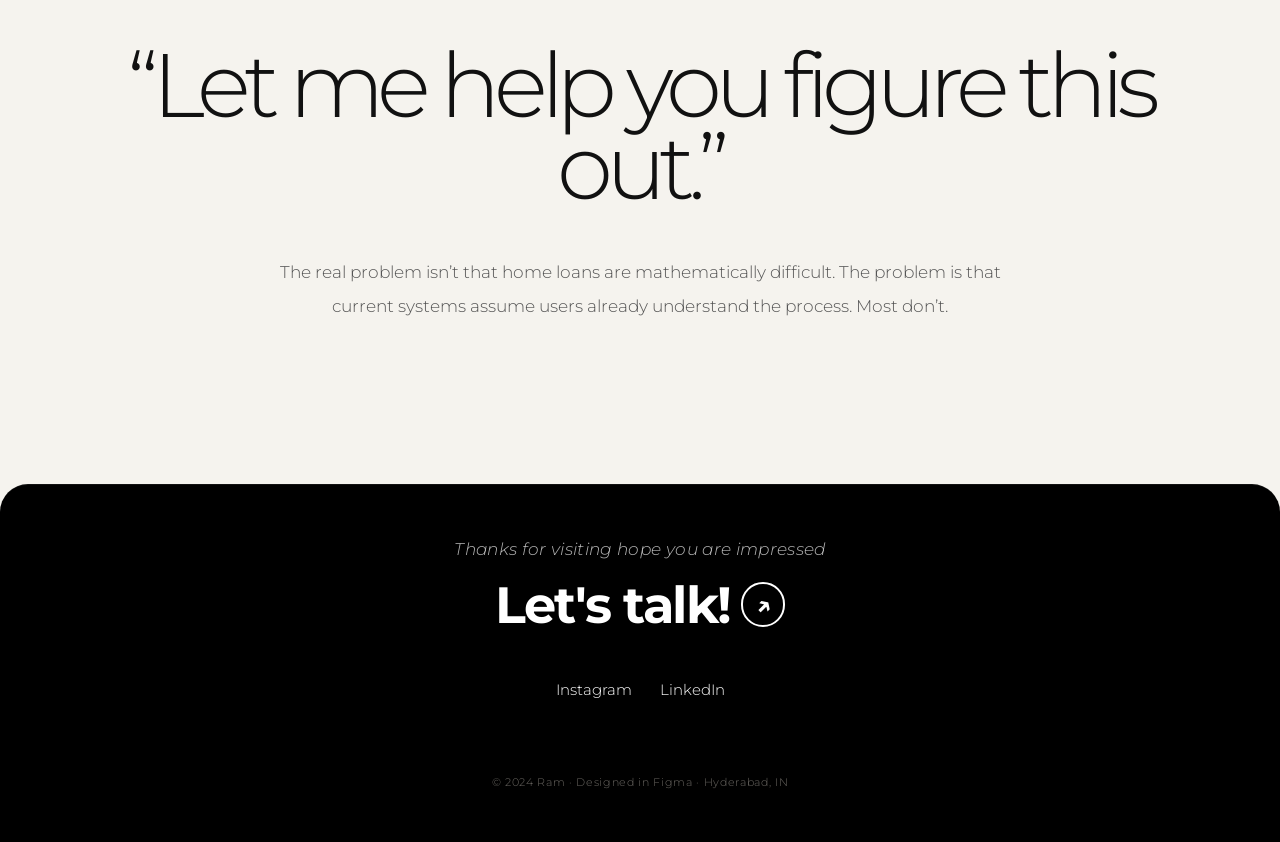
<file: portfolio/basic.html>
<!DOCTYPE html>
<html lang="en">
<head>
  <meta charset="UTF-8" />
  <meta name="viewport" content="width=device-width, initial-scale=1.0"/>

  <title>AI Home Loan Advisor</title>

  <!-- FONT -->
  <link rel="preconnect" href="https://fonts.googleapis.com">
  <link rel="preconnect" href="https://fonts.gstatic.com" crossorigin>

  <link href="https://fonts.googleapis.com/css2?family=Montserrat:wght@300;400;500;600&display=swap" rel="stylesheet">

  <!-- YOUR MAIN CSS -->
  <link rel="stylesheet" href="./css/style.css">

  <!-- CASE STUDY CSS -->
  <link rel="stylesheet" href="./css/casestudy.css">

</head>

<body>

  <!-- PAGE LOADER -->
  <div class="page-loader">

    <div class="loader-inner">

      <div class="loader-logo">
        <svg width="227" height="39" viewBox="0 0 227 39" fill="none" xmlns="http://www.w3.org/2000/svg">
<path d="M93.9771 1.85626C93.0298 1.33676 91.7921 1.07701 90.2642 1.07701C89.378 1.07701 88.5376 1.18397 87.7431 1.39788C86.9485 1.61179 86.1998 1.9785 85.497 2.498C84.3052 3.32309 83.2662 4.33153 82.38 5.52333C81.4938 6.71513 80.7145 8.02916 80.0422 9.46543C79.4005 10.8711 78.8351 12.3685 78.3462 13.9576C77.8878 15.5161 77.4906 17.1052 77.1544 18.7248C76.8488 20.3138 76.5738 21.8876 76.3293 23.4461C76.0848 24.9741 75.8557 26.4256 75.6417 27.8008C75.5195 28.5953 75.382 29.4357 75.2292 30.3219C75.0764 31.1775 75 32.0026 75 32.7972C75 33.6528 75.2903 34.3709 75.8709 34.9516C76.4515 35.5322 77.1544 35.9906 77.9795 36.3267C78.8046 36.6934 81.187 36.9861 84.0079 36.9861H90.0021L98.8359 36.7622L113.626 36.6335C114.992 36.6335 119.203 35.8989 119.784 35.3183C120.395 34.7071 120.777 33.8209 120.93 32.6596C121.113 31.4678 121.205 29.8635 121.205 27.8466C121.205 26.6854 121.129 25.2185 120.976 23.4461C120.854 21.6737 120.624 19.8096 120.288 17.8538C119.952 15.8675 119.494 13.8812 118.913 11.8949C118.363 9.90853 117.66 8.13612 116.805 6.57761C115.949 4.98855 114.91 3.70507 113.688 2.72719C112.496 1.71875 111.105 1.21452 109.516 1.21452C108.202 1.21452 107.087 1.47428 106.17 1.99378C105.284 2.51328 104.535 3.15502 103.924 3.91899C103.313 4.68296 102.809 5.52333 102.411 6.4401L101.403 8.96121C101.128 9.72518 100.868 10.3669 100.624 10.8864C100.379 11.4059 100.074 11.6657 99.7069 11.6657C99.3402 11.6657 99.0651 11.4059 98.8818 10.8864C98.729 10.3669 98.5609 9.7099 98.3776 8.91537C98.1942 8.12084 97.9497 7.28047 97.6442 6.39426C97.3691 5.47749 96.926 4.62184 96.3148 3.82731C95.7342 3.03278 94.955 2.37576 93.9771 1.85626Z" fill="black"/>
<path d="M142.034 0.84259C141.089 0.31993 139.852 0.056051 138.324 0.0509508C137.438 0.0479927 136.597 0.152143 135.802 0.363401C135.007 0.574661 134.257 0.938866 133.552 1.45602C132.358 2.27713 131.315 3.2821 130.425 4.47093C129.535 5.65976 128.751 6.97119 128.074 8.4052C127.428 9.80876 126.857 11.3043 126.363 12.8917C125.9 14.4486 125.497 16.0364 125.156 17.6549C124.845 19.2429 124.564 20.8157 124.315 22.3734C124.065 23.9005 123.831 25.3513 123.613 26.7258C123.488 27.5199 123.347 28.3598 123.192 29.2455C123.036 30.1006 122.957 30.9254 122.954 31.72C122.951 32.5756 123.239 33.2947 123.818 33.8773C124.397 34.4598 125.098 34.9205 125.922 35.2594C126.746 35.6289 129.127 35.9295 131.948 35.9389L137.942 35.9589L146.777 35.7645L161.568 35.6852C162.933 35.6898 167.147 34.9692 167.73 34.3905C168.343 33.7814 168.728 32.8965 168.884 31.7358C169.072 30.5446 169.169 28.9406 169.176 26.9237C169.179 25.7624 169.108 24.2954 168.961 22.5225C168.845 20.7496 168.622 18.8848 168.292 16.9279C167.963 14.9405 167.511 12.9526 166.937 10.9644C166.393 8.97622 165.696 7.20146 164.846 5.64011C163.996 4.0482 162.961 2.76127 161.742 1.77931C160.553 0.766889 159.165 0.258029 157.576 0.252725C156.262 0.248339 155.145 0.504366 154.227 1.0208C153.339 1.53735 152.588 2.17658 151.974 2.93851C151.361 3.70044 150.854 4.53912 150.453 5.45455L149.436 7.97228C149.159 8.73533 148.897 9.3762 148.651 9.89488C148.405 10.4136 148.098 10.6723 147.731 10.6711C147.365 10.6698 147.091 10.4092 146.909 9.88907C146.758 9.36906 146.592 8.71149 146.411 7.91635C146.231 7.12121 145.989 6.28003 145.686 5.3928C145.414 4.47512 144.974 3.618 144.366 2.82143C143.788 2.02497 143.011 1.36535 142.034 0.84259Z" fill="black"/>
<path d="M71.6378 35.4184C72.1268 34.9906 72.3712 34.4252 72.3712 33.7224C72.3712 33.6918 72.3559 33.6154 72.3254 33.4932C72.3254 33.2487 72.2643 32.882 72.142 32.3931C71.8976 31.1401 71.5156 29.49 70.9961 27.4425C70.4766 25.3951 69.8196 23.1948 69.025 20.8418C68.2305 18.4888 67.2985 16.1204 66.2289 13.7368C65.1899 11.3227 64.0439 9.15301 62.791 7.2278C61.5381 5.27203 60.1782 3.68296 58.7114 2.46061C57.2446 1.23825 55.6861 0.627075 54.0359 0.627075C53.5469 0.627075 53.0427 0.688193 52.5232 0.810429C52.0037 0.902104 51.4537 1.10074 50.873 1.40633C50.323 1.68136 49.7118 2.0939 49.0395 2.64396C48.3672 3.16346 47.6338 3.86632 46.8393 4.75253C45.3724 6.31103 43.9362 8.1904 42.5305 10.3906C41.1553 12.5603 39.8718 14.9286 38.68 17.4956C37.4882 20.032 36.4492 22.7059 35.563 25.5173C34.6768 28.2982 34.0198 31.0943 33.592 33.9057C33.592 34.6697 33.9128 35.3114 34.5546 35.8309C35.2269 36.3504 36.0367 36.7783 36.984 37.1144C37.9313 37.4506 38.9245 37.695 39.9635 37.8478C41.0331 38.0006 41.9498 38.077 42.7138 38.077C51.5949 37.4964 64.3419 36.8429 64.7731 36.8429C69.3569 36.8429 71.1489 35.8157 71.6378 35.4184Z" fill="black"/>
<path d="M29.5199 18.0915C30.1005 17.0219 30.3908 15.6926 30.3908 14.1035C30.3908 12.1783 30.07 10.4976 29.4282 9.06133C28.7865 7.62506 27.9308 6.38742 26.8613 5.34842C25.7917 4.30942 24.5388 3.45377 23.1025 2.78148C21.6663 2.10918 20.1536 1.5744 18.5645 1.17713C17.006 0.749307 15.4017 0.458997 13.7515 0.306203C12.1013 0.153408 10.5123 0.0770111 8.98432 0.0770111C6.93687 0.0770111 5.31725 0.443718 4.12545 1.17713C2.93366 1.91055 2.03217 2.88843 1.42099 4.11079C0.809811 5.33314 0.412545 6.70829 0.229192 8.23624C0.0763973 9.76418 0 11.338 0 12.9576C0 14.4244 0.0916768 16.2121 0.27503 18.3207C0.458384 20.3987 0.718134 22.5225 1.05428 24.6922C1.42099 26.8619 1.86409 28.9399 2.38359 30.9262C2.9031 32.9126 3.49899 34.5475 4.17129 35.8309C4.62967 36.7171 5.24085 37.2825 6.00483 37.5269C6.79936 37.802 8.35669 38.2533 13.7515 37.5269L26.8613 35.4325C30.9233 34.7273 32.0869 34.0585 32.6369 33.4473C33.2175 32.8362 33.5078 32.1027 33.5078 31.2471C33.5078 30.6665 33.2939 30.1164 32.8661 29.5969C32.4383 29.0469 31.9035 28.5273 31.2618 28.0384C30.6506 27.5495 29.9783 27.1064 29.2449 26.7091C28.5115 26.2813 27.8239 25.884 27.1821 25.5173C26.571 25.1506 26.0515 24.8144 25.6236 24.5089C25.1958 24.2033 24.9819 23.9282 24.9819 23.6838C24.9819 23.3171 25.2569 22.9198 25.807 22.492C26.3876 22.0336 27.0141 21.453 27.6864 20.7501C28.3587 20.0473 28.9698 19.161 29.5199 18.0915Z" fill="black"/>
<path d="M189.977 1.85626C189.03 1.33676 187.792 1.07701 186.264 1.07701C185.378 1.07701 184.538 1.18397 183.743 1.39788C182.949 1.61179 182.2 1.9785 181.497 2.498C180.305 3.32309 179.266 4.33153 178.38 5.52333C177.494 6.71513 176.715 8.02916 176.042 9.46543C175.4 10.8711 174.835 12.3685 174.346 13.9576C173.888 15.5161 173.491 17.1052 173.154 18.7248C172.849 20.3138 172.574 21.8876 172.329 23.4461C172.085 24.9741 171.856 26.4256 171.642 27.8008C171.52 28.5953 171.382 29.4357 171.229 30.3219C171.076 31.1775 171 32.0026 171 32.7972C171 33.6528 171.29 34.3709 171.871 34.9516C172.452 35.5322 173.154 35.9906 173.979 36.3267C174.805 36.6934 177.187 36.9861 180.008 36.9861H186.002L194.836 36.7622L209.626 36.6335C210.992 36.6335 215.203 35.8989 215.784 35.3183C216.395 34.7071 216.777 33.8209 216.93 32.6596C217.113 31.4678 217.205 29.8635 217.205 27.8466C217.205 26.6854 217.129 25.2185 216.976 23.4461C216.854 21.6737 216.624 19.8096 216.288 17.8538C215.952 15.8675 215.494 13.8812 214.913 11.8949C214.363 9.90853 213.66 8.13612 212.805 6.57761C211.949 4.98855 210.91 3.70507 209.688 2.72719C208.496 1.71875 207.105 1.21452 205.516 1.21452C204.202 1.21452 203.087 1.47428 202.17 1.99378C201.284 2.51328 200.535 3.15502 199.924 3.91899C199.313 4.68296 198.809 5.52333 198.411 6.4401L197.403 8.96121C197.128 9.72518 196.868 10.3669 196.624 10.8864C196.379 11.4059 196.074 11.6657 195.707 11.6657C195.34 11.6657 195.065 11.4059 194.882 10.8864C194.729 10.3669 194.561 9.7099 194.378 8.91537C194.194 8.12084 193.95 7.28047 193.644 6.39426C193.369 5.47749 192.926 4.62184 192.315 3.82731C191.734 3.03278 190.955 2.37576 189.977 1.85626Z" fill="black"/>
<circle cx="203.756" cy="21.354" r="5.53125" fill="white" stroke="black" stroke-width="2"/>
<circle cx="205.537" cy="20.7603" r="2.375" fill="black"/>
<circle cx="185.944" cy="21.354" r="5.53125" fill="white" stroke="black" stroke-width="2"/>
<circle cx="187.725" cy="20.7603" r="2.375" fill="black"/>
<path d="M195.505 32.0684C195.129 32.3938 194.571 32.3938 194.195 32.0684L191.735 29.9381C191.036 29.332 191.464 28.1822 192.39 28.1822L197.31 28.1822C198.236 28.1822 198.664 29.332 197.964 29.9381L195.505 32.0684Z" fill="white"/>
<path d="M215.193 22.7714L224.833 19.5728" stroke="black" stroke-width="2" stroke-linecap="round"/>
<path d="M215.037 28.8009L224.989 29.8915" stroke="black" stroke-width="2" stroke-linecap="round"/>
<path d="M215.485 25.6146L226.002 24.9038" stroke="black" stroke-width="2" stroke-linecap="round"/>
</svg>
      </div>

      <div class="loader-line"></div>

    </div>

  </div>

  <!-- CUSTOM CURSOR -->
  <div class="cursor" aria-hidden="true"></div>
  <div class="cursor-ring" aria-hidden="true"></div>

  <!-- HEADER -->
  <header>

    <div class="site-wrapper">

      <nav class="nav" role="navigation">

        <svg class="logo" width="129" height="38" viewBox="0 0 129 38" fill="none" xmlns="http://www.w3.org/2000/svg">
<path d="M91.3147 1.28347C90.3674 0.763969 89.1297 0.504219 87.6018 0.504219C86.7156 0.504219 85.8752 0.611175 85.0807 0.825086C84.2861 1.039 83.5375 1.40571 82.8346 1.92521C81.6428 2.7503 80.6038 3.75874 79.7176 4.95054C78.8314 6.14234 78.0521 7.45637 77.3798 8.89264C76.7381 10.2983 76.1728 11.7957 75.6838 13.3848C75.2254 14.9433 74.8282 16.5324 74.492 18.152C74.1864 19.741 73.9114 21.3148 73.6669 22.8733C73.4225 24.4013 73.1933 25.8528 72.9794 27.228C72.8571 28.0225 72.7196 28.8629 72.5668 29.7491C72.414 30.6047 72.3376 31.4298 72.3376 32.2244C72.3376 33.08 72.6279 33.7981 73.2085 34.3788C73.7892 34.9594 74.492 35.4178 75.3171 35.7539C76.1422 36.1206 78.5246 36.4133 81.3455 36.4133H87.3397L96.1736 36.1894L110.964 36.0607C112.33 36.0607 116.541 35.3261 117.122 34.7455C117.733 34.1343 118.115 33.2481 118.268 32.0868C118.451 30.895 118.543 29.2907 118.543 27.2738C118.543 26.1126 118.466 24.6458 118.313 22.8733C118.191 21.1009 117.962 19.2368 117.626 17.2811C117.29 15.2947 116.831 13.3084 116.251 11.3221C115.701 9.33574 114.998 7.56333 114.142 6.00482C113.287 4.41576 112.248 3.13228 111.025 2.1544C109.833 1.14595 108.443 0.641732 106.854 0.641732C105.54 0.641732 104.424 0.901483 103.508 1.42098C102.621 1.94049 101.873 2.58222 101.262 3.3462C100.65 4.11017 100.146 4.95054 99.749 5.86731L98.7405 8.38842C98.4655 9.15239 98.2057 9.79412 97.9613 10.3136C97.7168 10.8331 97.4112 11.0929 97.0445 11.0929C96.6778 11.0929 96.4028 10.8331 96.2194 10.3136C96.0666 9.79412 95.8985 9.13711 95.7152 8.34258C95.5318 7.54805 95.2874 6.70768 94.9818 5.82147C94.7067 4.9047 94.2636 4.04905 93.6525 3.25452C93.0718 2.45999 92.2926 1.80297 91.3147 1.28347Z" fill="black"/>
<path d="M71.6378 35.3414C72.1268 34.9136 72.3712 34.3482 72.3712 33.6454C72.3712 33.6148 72.356 33.5384 72.3254 33.4162C72.3254 33.1717 72.2643 32.805 72.1421 32.316C71.8976 31.0631 71.5156 29.413 70.9961 27.3655C70.4766 25.3181 69.8196 23.1178 69.0251 20.7648C68.2305 18.4117 67.2985 16.0434 66.2289 13.6598C65.1899 11.2457 64.0439 9.076 62.791 7.15079C61.5381 5.19502 60.1782 3.60595 58.7114 2.3836C57.2446 1.16124 55.6861 0.550064 54.0359 0.550064C53.547 0.550064 53.0427 0.611182 52.5232 0.733418C52.0037 0.825093 51.4537 1.02373 50.8731 1.32931C50.323 1.60434 49.7118 2.01689 49.0395 2.56695C48.3672 3.08645 47.6338 3.78931 46.8393 4.67552C45.3725 6.23402 43.9362 8.11339 42.5305 10.3136C41.1553 12.4833 39.8719 14.8516 38.6801 17.4186C37.4883 19.955 36.4493 22.6289 35.563 25.4403C34.6768 28.2212 34.0198 31.0173 33.592 33.8287C33.592 34.5927 33.9129 35.2344 34.5546 35.7539C35.2269 36.2734 36.0367 36.7013 36.984 37.0374C37.9314 37.3736 38.9245 37.618 39.9635 37.7708C41.0331 37.9236 41.9499 38 42.7138 38C51.5949 37.4194 64.3419 36.7659 64.7731 36.7659C69.357 36.7659 71.1489 35.7386 71.6378 35.3414Z" fill="black"/>
<path d="M29.5199 18.0145C30.1005 16.9449 30.3908 15.6156 30.3908 14.0265C30.3908 12.1013 30.07 10.4206 29.4282 8.98432C28.7865 7.54805 27.9308 6.31041 26.8613 5.27141C25.7917 4.23241 24.5388 3.37676 23.1025 2.70446C21.6663 2.03217 20.1536 1.49739 18.5645 1.10012C17.006 0.672296 15.4017 0.381986 13.7515 0.229192C12.1013 0.0763973 10.5123 0 8.98432 0C6.93687 0 5.31725 0.366707 4.12545 1.10012C2.93366 1.83354 2.03217 2.81142 1.42099 4.03378C0.809811 5.25613 0.412545 6.63128 0.229192 8.15923C0.0763973 9.68717 0 11.261 0 12.8806C0 14.3474 0.0916768 16.1351 0.27503 18.2437C0.458384 20.3217 0.718134 22.4455 1.05428 24.6152C1.42099 26.7849 1.86409 28.8629 2.38359 30.8492C2.9031 32.8355 3.49899 34.4704 4.17129 35.7539C4.62967 36.6401 5.24085 37.2055 6.00483 37.4499C6.79936 37.725 8.35669 38.1763 13.7515 37.4499L26.8613 35.3555C30.9233 34.6503 32.0869 33.9815 32.6369 33.3703C33.2175 32.7591 33.5078 32.0257 33.5078 31.1701C33.5078 30.5895 33.2939 30.0394 32.8661 29.5199C32.4383 28.9698 31.9035 28.4503 31.2618 27.9614C30.6506 27.4725 29.9783 27.0293 29.2449 26.6321C28.5115 26.2043 27.8239 25.807 27.1821 25.4403C26.571 25.0736 26.0515 24.7374 25.6236 24.4318C25.1958 24.1263 24.9819 23.8512 24.9819 23.6068C24.9819 23.24 25.2569 22.8428 25.807 22.415C26.3876 21.9566 27.0141 21.376 27.6864 20.6731C28.3587 19.9702 28.9698 19.084 29.5199 18.0145Z" fill="black"/>
<circle cx="105.094" cy="20.7812" r="5.53125" fill="white" stroke="black" stroke-width="2"/>
<circle cx="106.875" cy="20.1875" r="2.375" fill="black"/>
<circle cx="87.2812" cy="20.7812" r="5.53125" fill="white" stroke="black" stroke-width="2"/>
<circle cx="89.0625" cy="20.1875" r="2.375" fill="black"/>
<path d="M116.531 22.1986L126.171 19" stroke="black" stroke-width="2" stroke-linecap="round"/>
<path d="M116.375 28.2281L126.327 29.3188" stroke="black" stroke-width="2" stroke-linecap="round"/>
<path d="M116.823 25.0418L127.339 24.331" stroke="black" stroke-width="2" stroke-linecap="round"/>
<path d="M96.8422 31.4956C96.4664 31.821 95.9086 31.821 95.5328 31.4956L93.073 29.3653C92.3731 28.7592 92.8018 27.6094 93.7277 27.6094L98.6473 27.6094C99.5732 27.6094 100.002 28.7592 99.302 29.3653L96.8422 31.4956Z" fill="white"/>
</svg>

        <ul class="nav-links">

          <li>
            <a href="index.html">Home</a>
          </li>

          <li>
            <a href="story.html">My Story</a>
          </li>

          <li>
            <a href="./assets/Boddeplli Ram Kumar - Lead UI UX Designer AI - 2026.pdf" target="_blank">Resume</a>
          </li>

        </ul>

        <button class="menu-toggle">

          <span></span>
          <span></span>
          <span></span>

        </button>

      </nav>

    </div>

  </header>

  <!-- MAIN -->

  <main class="case-study">

    <!-- HERO -->

    <section class="case-hero case-reveal">

      <div class="hero-grid">

        <div class="hero-side-label">
          AI PRODUCT · UX CASE STUDY
        </div>

        <div class="hero-main-content">

          <h1 class="case-title">
            AI-Powered Conversational
            <span>Home Loan Advisor</span>
          </h1>

          <p class="case-subtitle">
            Redesigning the traditional home loan journey into a guided,
            conversational AI experience focused on clarity,
            confidence, and financial decision support.
          </p>

        </div>

      </div>

      <div class="hero-architecture editorial-image">

        <img
          src="./assets/images/Basic-case-study.png"
          alt="AI Home Loan Advisor Architecture"
        >

      </div>

    </section>

    <!-- OVERVIEW -->

    <section class="case-section case-reveal">

      <div class="case-left">

        <span class="section-number">
          01
        </span>

        <h2>
          Overview
        </h2>

      </div>

      <div class="case-right">

        <p class="lead-text">
          Buying a home is emotional. Getting a home loan is exhausting.
        </p>

        <p>
          Most users don’t struggle because loans are impossible to understand —
          they struggle because the process is fragmented,
          intimidating, and overloaded with jargon.
        </p>

        <div class="case-quote">

          <p>
            “Can I even afford this?”
          </p>

        </div>

        <p>
          This project reimagines the experience through an
          AI-powered conversational advisor that simplifies
          home loan discovery into a natural,
          human-like interaction.
        </p>

      </div>

    </section>

    <!-- PROBLEM -->

    <section class="case-section case-reveal">

      <div class="case-left">

        <span class="section-number">
          02
        </span>

        <h2>
          Problem
        </h2>

      </div>

      <div class="case-right">

        <h3>
          Why Does This Problem Matter?
        </h3>

        <p class="lead-text">
          Home loans are one of the biggest financial commitments people make.
        </p>

        <ul>

          <li>Confusing financial workflows</li>

          <li>Manual comparison across banks</li>

          <li>Information overload</li>

          <li>High drop-off rates</li>

          <li>Dependence on agents</li>

        </ul>

        <p>
          Traditional loan journeys are designed around paperwork —
          not around human decision-making.
        </p>

      </div>

    </section>

    <!-- SOLUTION -->

    <section class="case-section case-reveal">

      <div class="case-left">

        <span class="section-number">
          03
        </span>

        <h2>
          Solution
        </h2>

      </div>

      <div class="case-right">

        <div class="case-highlight">

          <h3>
            Design a financial conversation instead of a financial form.
          </h3>

          <p>
            The opportunity isn’t building another EMI calculator.
          </p>

          <p>
            The opportunity is creating a guided,
            conversational experience that reduces anxiety
            and improves financial confidence.
          </p>

        </div>

      </div>

    </section>

    <!-- IMPACT -->

    <section class="case-section case-reveal">

      <div class="case-left">

        <span class="section-number">
          04
        </span>

        <h2>
          Impact
        </h2>

      </div>

      <div class="case-right">

        <h3>
          User Benefits
        </h3>

        <ul>

          <li>Faster decision making</li>

          <li>Reduced anxiety</li>

          <li>Better financial awareness</li>

          <li>Higher accessibility</li>

        </ul>

        <h3 class="impact-title">
          Business Benefits
        </h3>

        <ul>

          <li>Higher conversion rates</li>

          <li>Reduced onboarding drop-offs</li>

          <li>Better lead qualification</li>

          <li>Scalable customer support</li>

        </ul>

      </div>

    </section>

    <!-- FINAL -->

    <section class="case-final case-reveal">

      <h2>
        “Let me help you figure this out.”
      </h2>

      <p>
        The real problem isn’t that home loans are mathematically difficult.
        The problem is that current systems assume users already understand the process.
        Most don’t.
      </p>

    </section>

  </main>
   <!-- ── FOOTER ────────────────────────────────────── -->
  <footer class="footer" id="contact">

  <div class="site-wrapper">

    <div class="footer-inner">

      <p class="footer-cta">
        Thanks for visiting hope you are impressed
      </p>

      <a
        href="mailto:boddepalli.ramkumar@outlook.com"
        class="footer-cta-btn"
        aria-label="Send Ram an email"
      >

        Let's talk!

        <span class="arrow" aria-hidden="true">↗</span>

      </a>

      <!-- SOCIALS -->

      <div class="footer-socials">

        <a
          href="https://instagram.com/yourusername"
          target="_blank"
          aria-label="Instagram"
        >
          Instagram
        </a>

        <a
          href="https://linkedin.com/in/yourusername"
          target="_blank"
          aria-label="LinkedIn"
        >
          LinkedIn
        </a>

      </div>

      <p class="footer-copy">
        © 2024 Ram · Designed in Figma · Hyderabad, IN
      </p>

    </div>

  </div>

</footer>

  <!-- REVEAL SCRIPT -->

  <script>

    const reveals = document.querySelectorAll('.case-reveal');

    const observer = new IntersectionObserver((entries)=>{

      entries.forEach(entry=>{

        if(entry.isIntersecting){
          entry.target.classList.add('active');
        }

      });

    },{
      threshold:0.1
    });

    reveals.forEach(section=>{
      observer.observe(section);
    });

  </script>

  <!-- MAIN JS -->
  <script src="./js/main.js"></script>

</body>
</html>
</file>
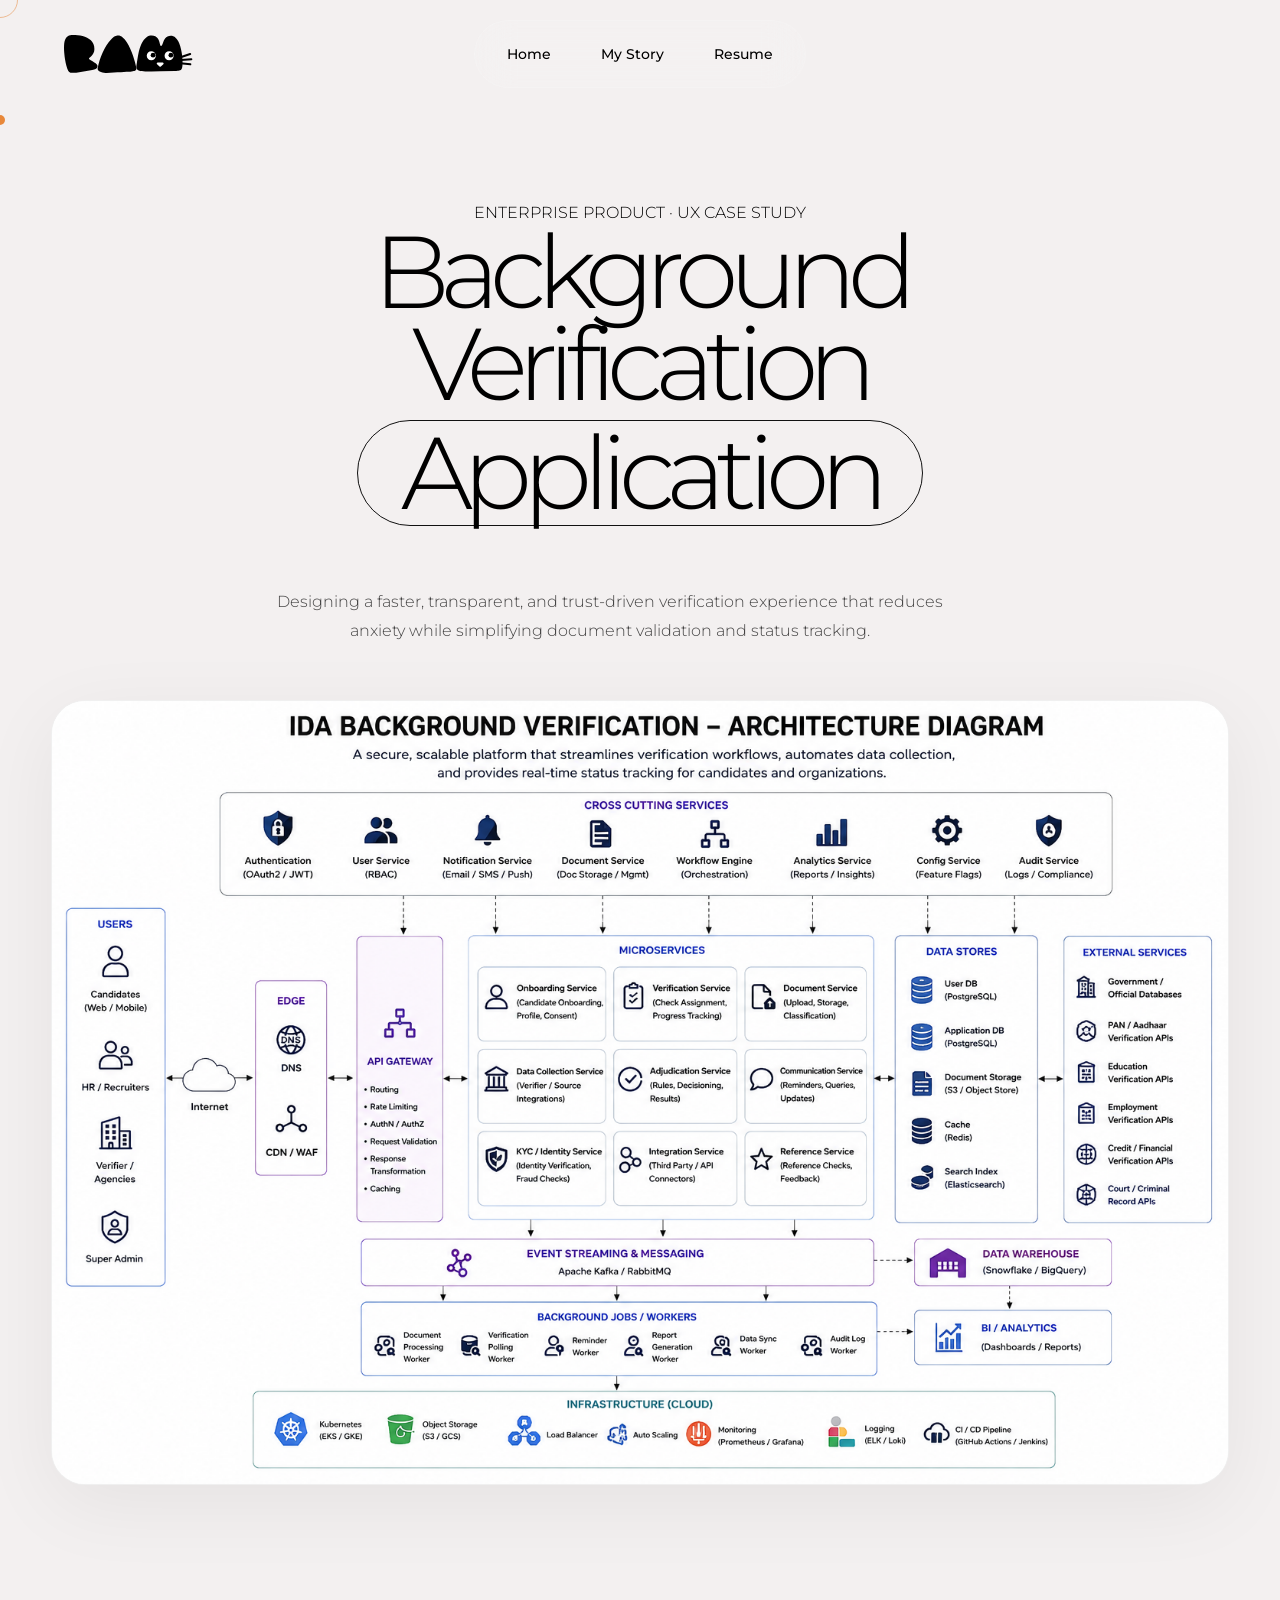
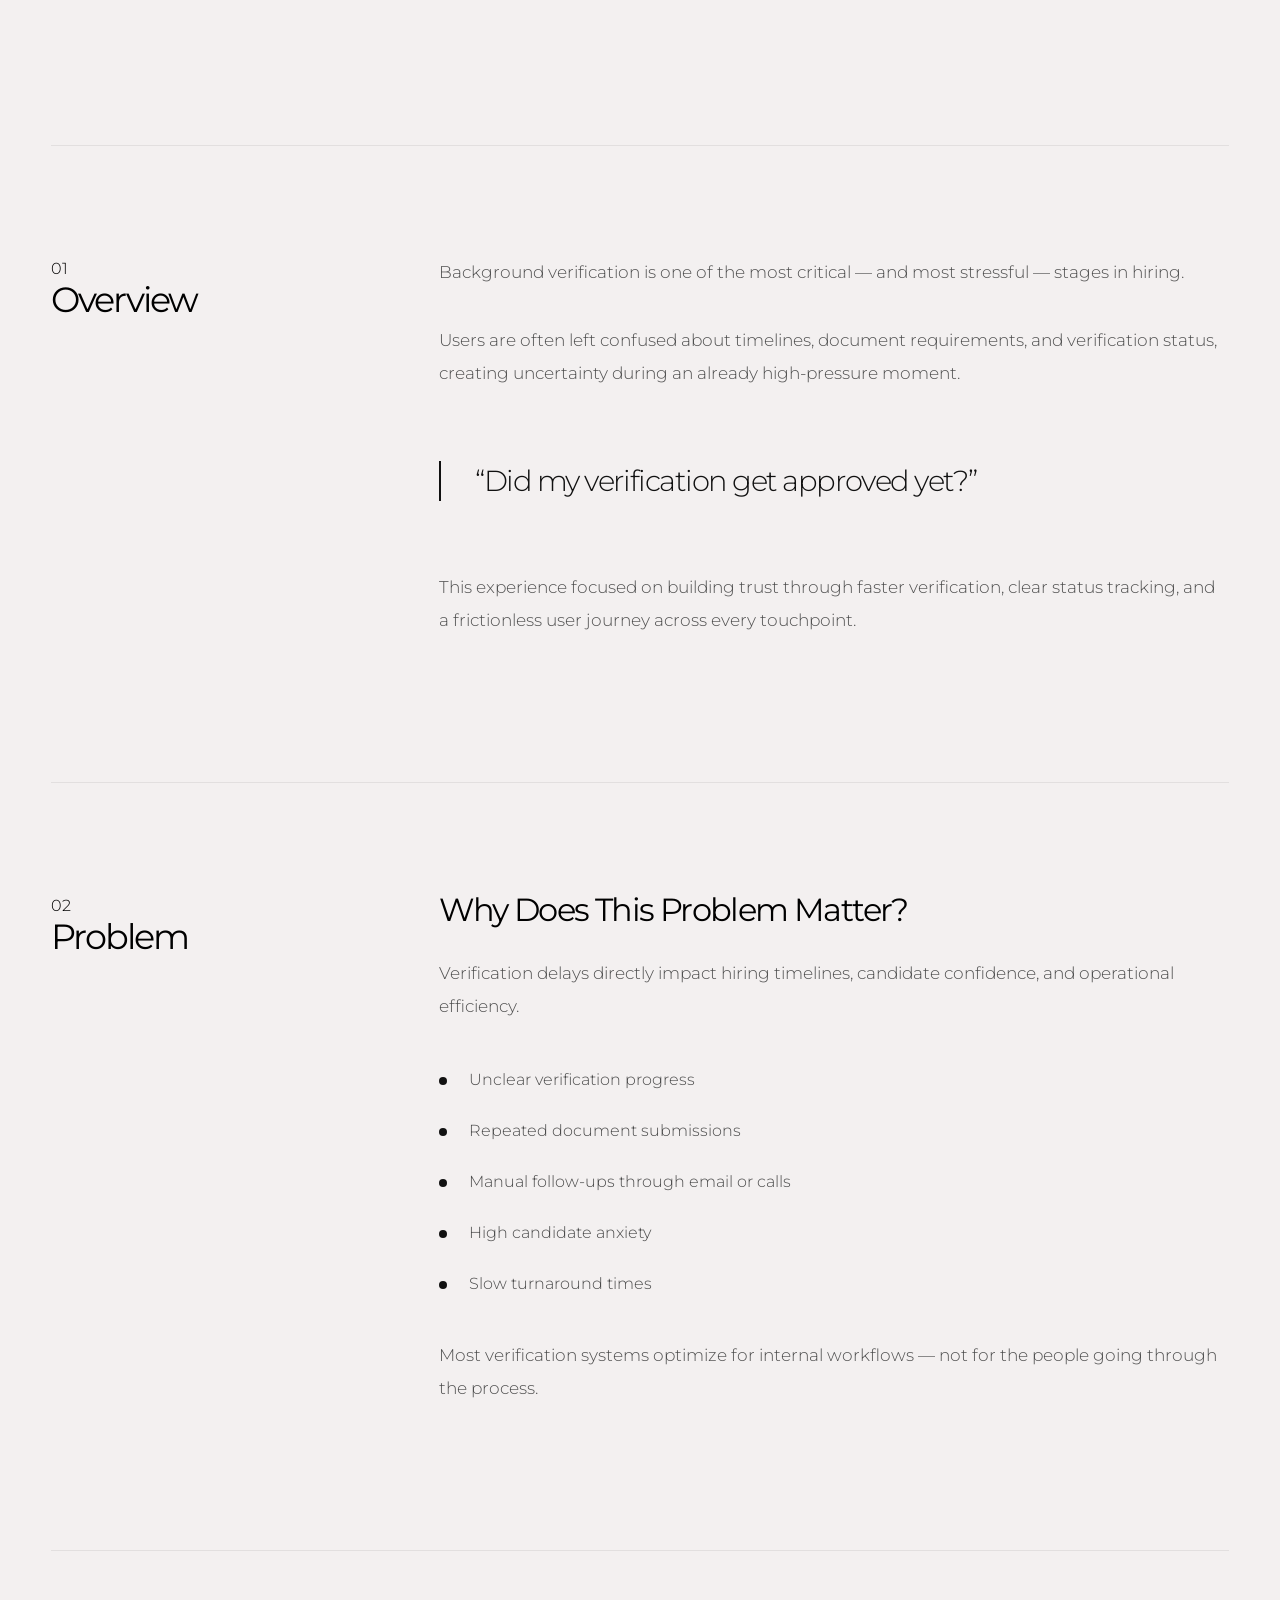
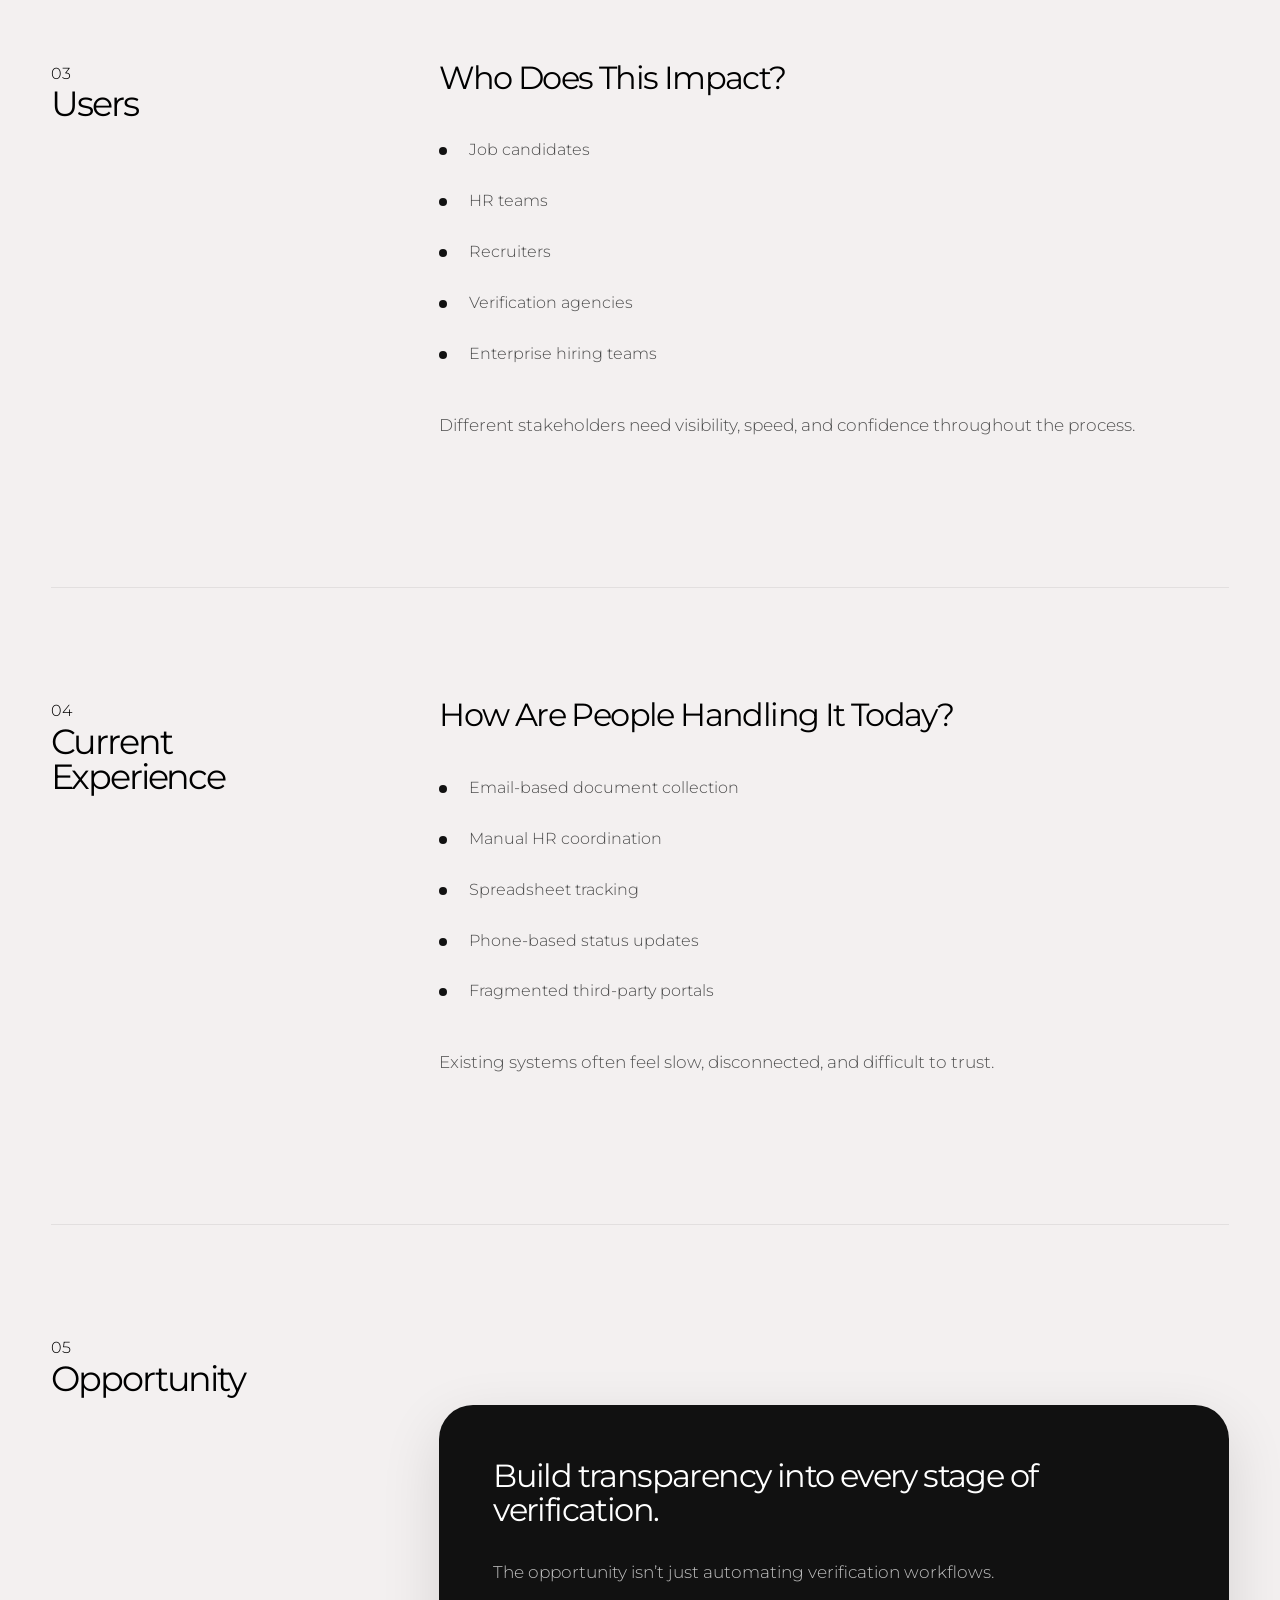
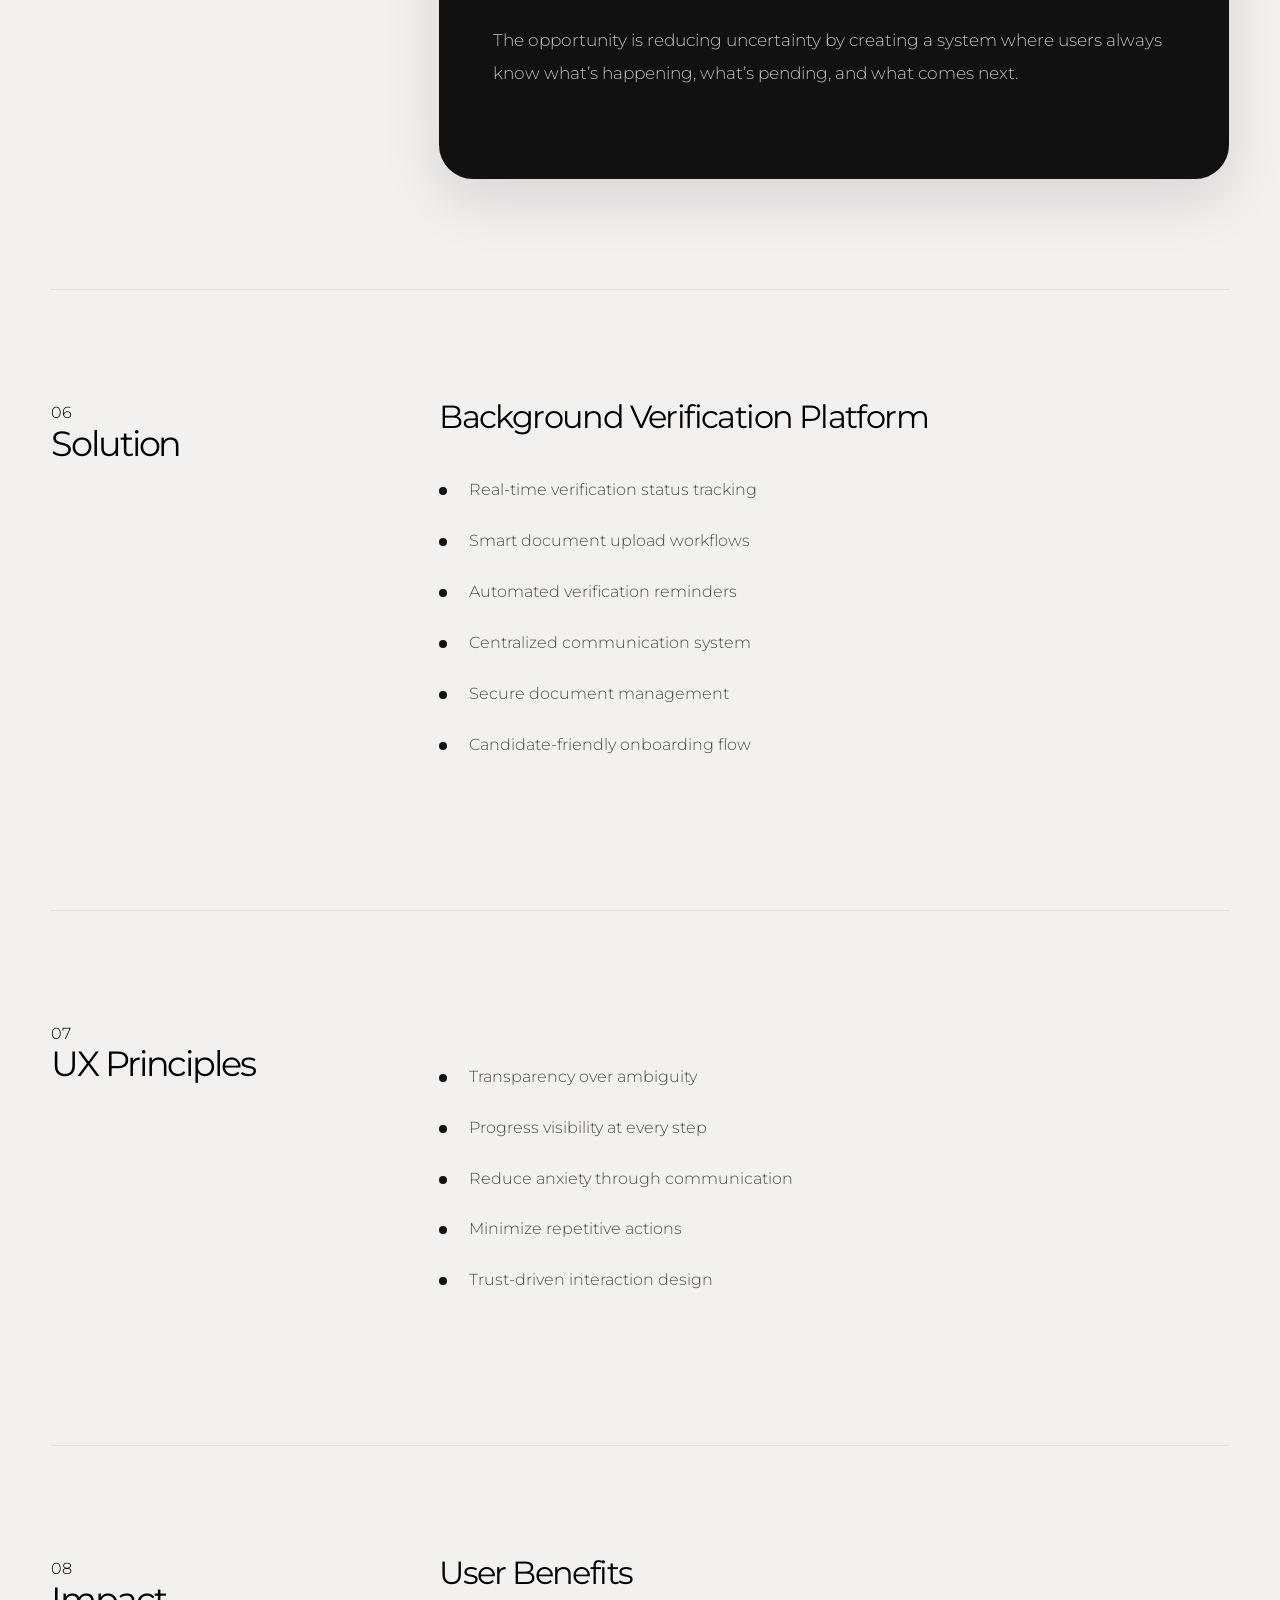
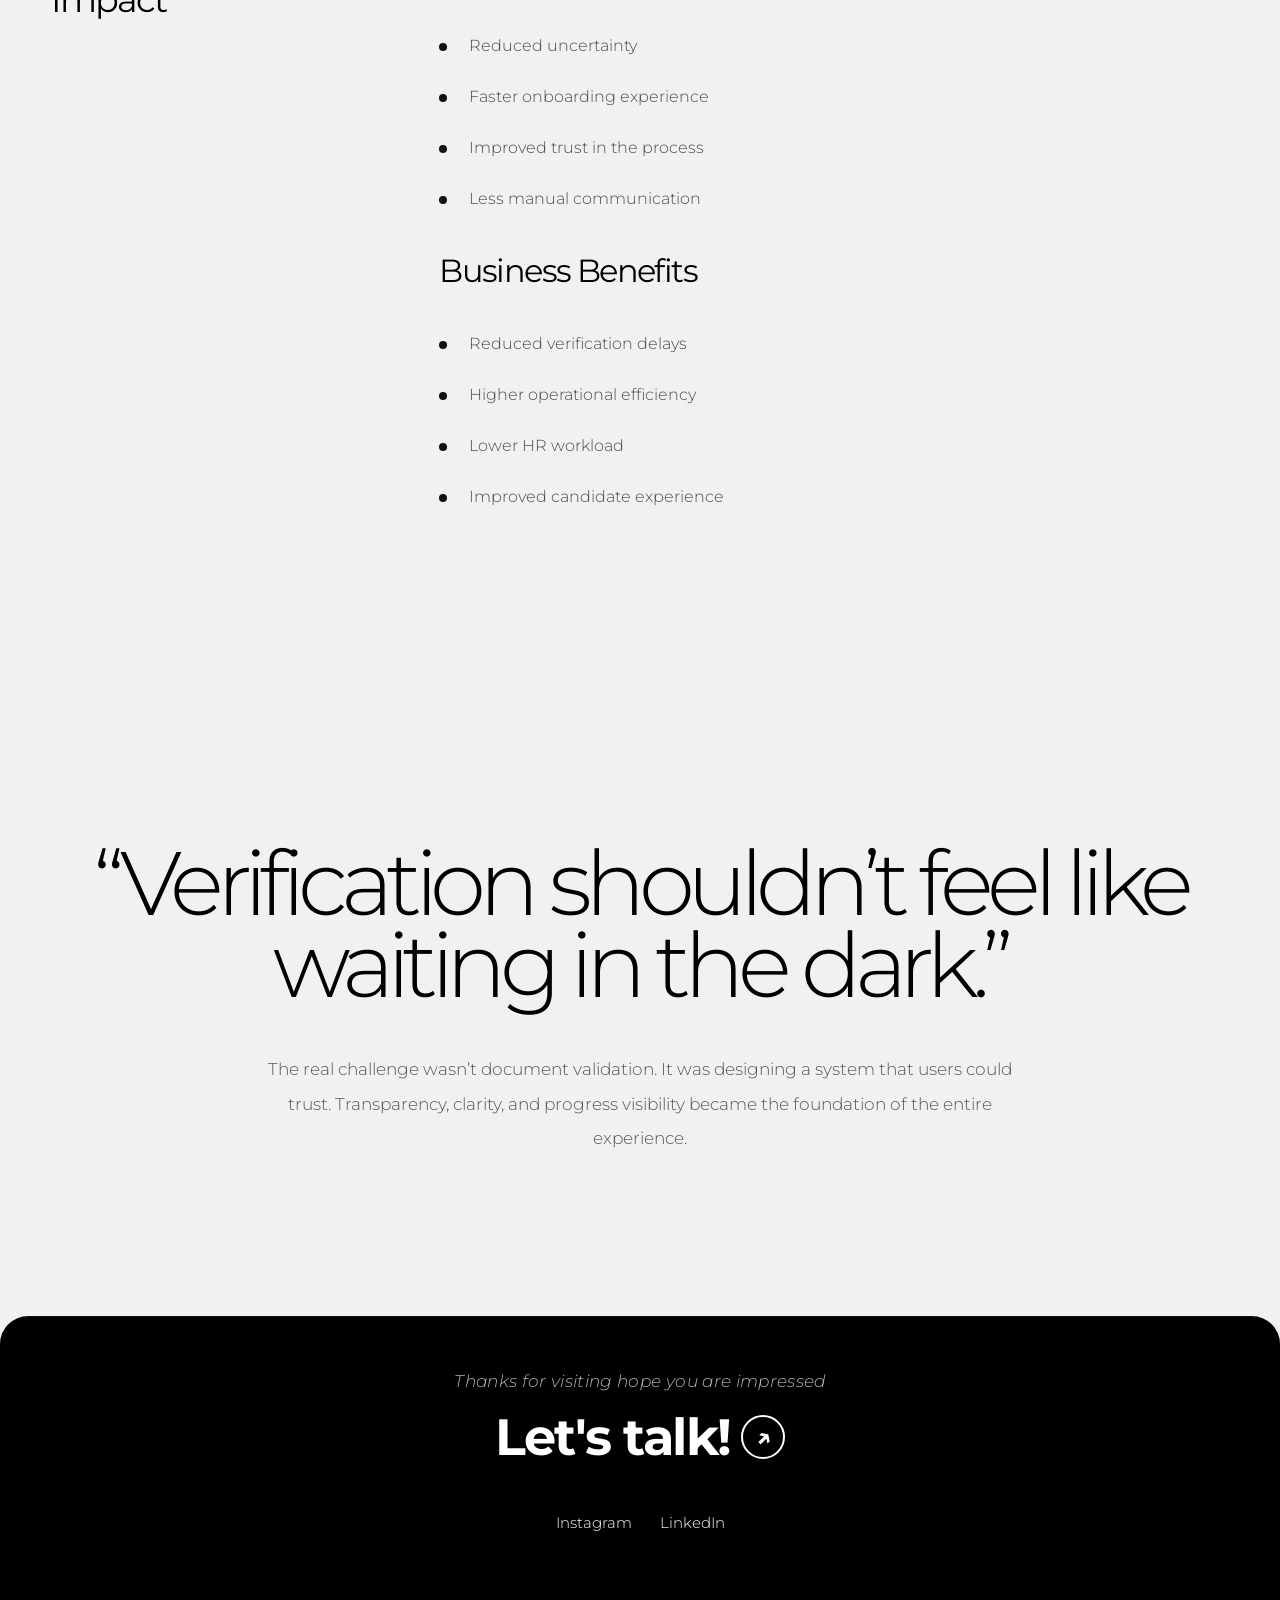
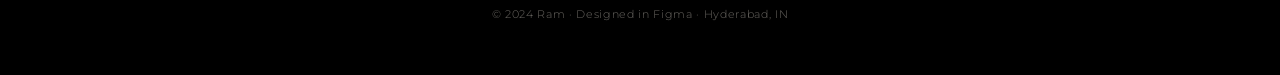
<file: portfolio/ida.html>
<!DOCTYPE html>
<html lang="en">
<head>
  <meta charset="UTF-8" />
  <meta name="viewport" content="width=device-width, initial-scale=1.0"/>

  <title>Background Verification Application</title>

  <!-- FONT -->

  <link rel="preconnect" href="https://fonts.googleapis.com">
  <link rel="preconnect" href="https://fonts.gstatic.com" crossorigin>

  <link href="https://fonts.googleapis.com/css2?family=Montserrat:wght@300;400;500;600&display=swap" rel="stylesheet">

  <!-- CSS -->
    <link rel="stylesheet" href="./css/casestudy.css">
  <link rel="stylesheet" href="./css/style.css">

</head>

<body>
  <div class="page-loader">

    <div class="loader-inner">

      <div class="loader-logo">
        <svg width="227" height="39" viewBox="0 0 227 39" fill="none" xmlns="http://www.w3.org/2000/svg">
<path d="M93.9771 1.85626C93.0298 1.33676 91.7921 1.07701 90.2642 1.07701C89.378 1.07701 88.5376 1.18397 87.7431 1.39788C86.9485 1.61179 86.1998 1.9785 85.497 2.498C84.3052 3.32309 83.2662 4.33153 82.38 5.52333C81.4938 6.71513 80.7145 8.02916 80.0422 9.46543C79.4005 10.8711 78.8351 12.3685 78.3462 13.9576C77.8878 15.5161 77.4906 17.1052 77.1544 18.7248C76.8488 20.3138 76.5738 21.8876 76.3293 23.4461C76.0848 24.9741 75.8557 26.4256 75.6417 27.8008C75.5195 28.5953 75.382 29.4357 75.2292 30.3219C75.0764 31.1775 75 32.0026 75 32.7972C75 33.6528 75.2903 34.3709 75.8709 34.9516C76.4515 35.5322 77.1544 35.9906 77.9795 36.3267C78.8046 36.6934 81.187 36.9861 84.0079 36.9861H90.0021L98.8359 36.7622L113.626 36.6335C114.992 36.6335 119.203 35.8989 119.784 35.3183C120.395 34.7071 120.777 33.8209 120.93 32.6596C121.113 31.4678 121.205 29.8635 121.205 27.8466C121.205 26.6854 121.129 25.2185 120.976 23.4461C120.854 21.6737 120.624 19.8096 120.288 17.8538C119.952 15.8675 119.494 13.8812 118.913 11.8949C118.363 9.90853 117.66 8.13612 116.805 6.57761C115.949 4.98855 114.91 3.70507 113.688 2.72719C112.496 1.71875 111.105 1.21452 109.516 1.21452C108.202 1.21452 107.087 1.47428 106.17 1.99378C105.284 2.51328 104.535 3.15502 103.924 3.91899C103.313 4.68296 102.809 5.52333 102.411 6.4401L101.403 8.96121C101.128 9.72518 100.868 10.3669 100.624 10.8864C100.379 11.4059 100.074 11.6657 99.7069 11.6657C99.3402 11.6657 99.0651 11.4059 98.8818 10.8864C98.729 10.3669 98.5609 9.7099 98.3776 8.91537C98.1942 8.12084 97.9497 7.28047 97.6442 6.39426C97.3691 5.47749 96.926 4.62184 96.3148 3.82731C95.7342 3.03278 94.955 2.37576 93.9771 1.85626Z" fill="black"/>
<path d="M142.034 0.84259C141.089 0.31993 139.852 0.056051 138.324 0.0509508C137.438 0.0479927 136.597 0.152143 135.802 0.363401C135.007 0.574661 134.257 0.938866 133.552 1.45602C132.358 2.27713 131.315 3.2821 130.425 4.47093C129.535 5.65976 128.751 6.97119 128.074 8.4052C127.428 9.80876 126.857 11.3043 126.363 12.8917C125.9 14.4486 125.497 16.0364 125.156 17.6549C124.845 19.2429 124.564 20.8157 124.315 22.3734C124.065 23.9005 123.831 25.3513 123.613 26.7258C123.488 27.5199 123.347 28.3598 123.192 29.2455C123.036 30.1006 122.957 30.9254 122.954 31.72C122.951 32.5756 123.239 33.2947 123.818 33.8773C124.397 34.4598 125.098 34.9205 125.922 35.2594C126.746 35.6289 129.127 35.9295 131.948 35.9389L137.942 35.9589L146.777 35.7645L161.568 35.6852C162.933 35.6898 167.147 34.9692 167.73 34.3905C168.343 33.7814 168.728 32.8965 168.884 31.7358C169.072 30.5446 169.169 28.9406 169.176 26.9237C169.179 25.7624 169.108 24.2954 168.961 22.5225C168.845 20.7496 168.622 18.8848 168.292 16.9279C167.963 14.9405 167.511 12.9526 166.937 10.9644C166.393 8.97622 165.696 7.20146 164.846 5.64011C163.996 4.0482 162.961 2.76127 161.742 1.77931C160.553 0.766889 159.165 0.258029 157.576 0.252725C156.262 0.248339 155.145 0.504366 154.227 1.0208C153.339 1.53735 152.588 2.17658 151.974 2.93851C151.361 3.70044 150.854 4.53912 150.453 5.45455L149.436 7.97228C149.159 8.73533 148.897 9.3762 148.651 9.89488C148.405 10.4136 148.098 10.6723 147.731 10.6711C147.365 10.6698 147.091 10.4092 146.909 9.88907C146.758 9.36906 146.592 8.71149 146.411 7.91635C146.231 7.12121 145.989 6.28003 145.686 5.3928C145.414 4.47512 144.974 3.618 144.366 2.82143C143.788 2.02497 143.011 1.36535 142.034 0.84259Z" fill="black"/>
<path d="M71.6378 35.4184C72.1268 34.9906 72.3712 34.4252 72.3712 33.7224C72.3712 33.6918 72.3559 33.6154 72.3254 33.4932C72.3254 33.2487 72.2643 32.882 72.142 32.3931C71.8976 31.1401 71.5156 29.49 70.9961 27.4425C70.4766 25.3951 69.8196 23.1948 69.025 20.8418C68.2305 18.4888 67.2985 16.1204 66.2289 13.7368C65.1899 11.3227 64.0439 9.15301 62.791 7.2278C61.5381 5.27203 60.1782 3.68296 58.7114 2.46061C57.2446 1.23825 55.6861 0.627075 54.0359 0.627075C53.5469 0.627075 53.0427 0.688193 52.5232 0.810429C52.0037 0.902104 51.4537 1.10074 50.873 1.40633C50.323 1.68136 49.7118 2.0939 49.0395 2.64396C48.3672 3.16346 47.6338 3.86632 46.8393 4.75253C45.3724 6.31103 43.9362 8.1904 42.5305 10.3906C41.1553 12.5603 39.8718 14.9286 38.68 17.4956C37.4882 20.032 36.4492 22.7059 35.563 25.5173C34.6768 28.2982 34.0198 31.0943 33.592 33.9057C33.592 34.6697 33.9128 35.3114 34.5546 35.8309C35.2269 36.3504 36.0367 36.7783 36.984 37.1144C37.9313 37.4506 38.9245 37.695 39.9635 37.8478C41.0331 38.0006 41.9498 38.077 42.7138 38.077C51.5949 37.4964 64.3419 36.8429 64.7731 36.8429C69.3569 36.8429 71.1489 35.8157 71.6378 35.4184Z" fill="black"/>
<path d="M29.5199 18.0915C30.1005 17.0219 30.3908 15.6926 30.3908 14.1035C30.3908 12.1783 30.07 10.4976 29.4282 9.06133C28.7865 7.62506 27.9308 6.38742 26.8613 5.34842C25.7917 4.30942 24.5388 3.45377 23.1025 2.78148C21.6663 2.10918 20.1536 1.5744 18.5645 1.17713C17.006 0.749307 15.4017 0.458997 13.7515 0.306203C12.1013 0.153408 10.5123 0.0770111 8.98432 0.0770111C6.93687 0.0770111 5.31725 0.443718 4.12545 1.17713C2.93366 1.91055 2.03217 2.88843 1.42099 4.11079C0.809811 5.33314 0.412545 6.70829 0.229192 8.23624C0.0763973 9.76418 0 11.338 0 12.9576C0 14.4244 0.0916768 16.2121 0.27503 18.3207C0.458384 20.3987 0.718134 22.5225 1.05428 24.6922C1.42099 26.8619 1.86409 28.9399 2.38359 30.9262C2.9031 32.9126 3.49899 34.5475 4.17129 35.8309C4.62967 36.7171 5.24085 37.2825 6.00483 37.5269C6.79936 37.802 8.35669 38.2533 13.7515 37.5269L26.8613 35.4325C30.9233 34.7273 32.0869 34.0585 32.6369 33.4473C33.2175 32.8362 33.5078 32.1027 33.5078 31.2471C33.5078 30.6665 33.2939 30.1164 32.8661 29.5969C32.4383 29.0469 31.9035 28.5273 31.2618 28.0384C30.6506 27.5495 29.9783 27.1064 29.2449 26.7091C28.5115 26.2813 27.8239 25.884 27.1821 25.5173C26.571 25.1506 26.0515 24.8144 25.6236 24.5089C25.1958 24.2033 24.9819 23.9282 24.9819 23.6838C24.9819 23.3171 25.2569 22.9198 25.807 22.492C26.3876 22.0336 27.0141 21.453 27.6864 20.7501C28.3587 20.0473 28.9698 19.161 29.5199 18.0915Z" fill="black"/>
<path d="M189.977 1.85626C189.03 1.33676 187.792 1.07701 186.264 1.07701C185.378 1.07701 184.538 1.18397 183.743 1.39788C182.949 1.61179 182.2 1.9785 181.497 2.498C180.305 3.32309 179.266 4.33153 178.38 5.52333C177.494 6.71513 176.715 8.02916 176.042 9.46543C175.4 10.8711 174.835 12.3685 174.346 13.9576C173.888 15.5161 173.491 17.1052 173.154 18.7248C172.849 20.3138 172.574 21.8876 172.329 23.4461C172.085 24.9741 171.856 26.4256 171.642 27.8008C171.52 28.5953 171.382 29.4357 171.229 30.3219C171.076 31.1775 171 32.0026 171 32.7972C171 33.6528 171.29 34.3709 171.871 34.9516C172.452 35.5322 173.154 35.9906 173.979 36.3267C174.805 36.6934 177.187 36.9861 180.008 36.9861H186.002L194.836 36.7622L209.626 36.6335C210.992 36.6335 215.203 35.8989 215.784 35.3183C216.395 34.7071 216.777 33.8209 216.93 32.6596C217.113 31.4678 217.205 29.8635 217.205 27.8466C217.205 26.6854 217.129 25.2185 216.976 23.4461C216.854 21.6737 216.624 19.8096 216.288 17.8538C215.952 15.8675 215.494 13.8812 214.913 11.8949C214.363 9.90853 213.66 8.13612 212.805 6.57761C211.949 4.98855 210.91 3.70507 209.688 2.72719C208.496 1.71875 207.105 1.21452 205.516 1.21452C204.202 1.21452 203.087 1.47428 202.17 1.99378C201.284 2.51328 200.535 3.15502 199.924 3.91899C199.313 4.68296 198.809 5.52333 198.411 6.4401L197.403 8.96121C197.128 9.72518 196.868 10.3669 196.624 10.8864C196.379 11.4059 196.074 11.6657 195.707 11.6657C195.34 11.6657 195.065 11.4059 194.882 10.8864C194.729 10.3669 194.561 9.7099 194.378 8.91537C194.194 8.12084 193.95 7.28047 193.644 6.39426C193.369 5.47749 192.926 4.62184 192.315 3.82731C191.734 3.03278 190.955 2.37576 189.977 1.85626Z" fill="black"/>
<circle cx="203.756" cy="21.354" r="5.53125" fill="white" stroke="black" stroke-width="2"/>
<circle cx="205.537" cy="20.7603" r="2.375" fill="black"/>
<circle cx="185.944" cy="21.354" r="5.53125" fill="white" stroke="black" stroke-width="2"/>
<circle cx="187.725" cy="20.7603" r="2.375" fill="black"/>
<path d="M195.505 32.0684C195.129 32.3938 194.571 32.3938 194.195 32.0684L191.735 29.9381C191.036 29.332 191.464 28.1822 192.39 28.1822L197.31 28.1822C198.236 28.1822 198.664 29.332 197.964 29.9381L195.505 32.0684Z" fill="white"/>
<path d="M215.193 22.7714L224.833 19.5728" stroke="black" stroke-width="2" stroke-linecap="round"/>
<path d="M215.037 28.8009L224.989 29.8915" stroke="black" stroke-width="2" stroke-linecap="round"/>
<path d="M215.485 25.6146L226.002 24.9038" stroke="black" stroke-width="2" stroke-linecap="round"/>
</svg>
      </div>

      <div class="loader-line"></div>

    </div>

  </div>
  <!-- ── CUSTOM CURSOR ────────────────────────────── -->
  <div class="cursor" aria-hidden="true"></div>
  <div class="cursor-ring" aria-hidden="true"></div>

    <header>
    <div class="site-wrapper">

      <nav class="nav" role="navigation" aria-label="Main navigation">
        <svg class="logo" width="129" height="38" viewBox="0 0 129 38" fill="none" xmlns="http://www.w3.org/2000/svg">
<path d="M91.3147 1.28347C90.3674 0.763969 89.1297 0.504219 87.6018 0.504219C86.7156 0.504219 85.8752 0.611175 85.0807 0.825086C84.2861 1.039 83.5375 1.40571 82.8346 1.92521C81.6428 2.7503 80.6038 3.75874 79.7176 4.95054C78.8314 6.14234 78.0521 7.45637 77.3798 8.89264C76.7381 10.2983 76.1728 11.7957 75.6838 13.3848C75.2254 14.9433 74.8282 16.5324 74.492 18.152C74.1864 19.741 73.9114 21.3148 73.6669 22.8733C73.4225 24.4013 73.1933 25.8528 72.9794 27.228C72.8571 28.0225 72.7196 28.8629 72.5668 29.7491C72.414 30.6047 72.3376 31.4298 72.3376 32.2244C72.3376 33.08 72.6279 33.7981 73.2085 34.3788C73.7892 34.9594 74.492 35.4178 75.3171 35.7539C76.1422 36.1206 78.5246 36.4133 81.3455 36.4133H87.3397L96.1736 36.1894L110.964 36.0607C112.33 36.0607 116.541 35.3261 117.122 34.7455C117.733 34.1343 118.115 33.2481 118.268 32.0868C118.451 30.895 118.543 29.2907 118.543 27.2738C118.543 26.1126 118.466 24.6458 118.313 22.8733C118.191 21.1009 117.962 19.2368 117.626 17.2811C117.29 15.2947 116.831 13.3084 116.251 11.3221C115.701 9.33574 114.998 7.56333 114.142 6.00482C113.287 4.41576 112.248 3.13228 111.025 2.1544C109.833 1.14595 108.443 0.641732 106.854 0.641732C105.54 0.641732 104.424 0.901483 103.508 1.42098C102.621 1.94049 101.873 2.58222 101.262 3.3462C100.65 4.11017 100.146 4.95054 99.749 5.86731L98.7405 8.38842C98.4655 9.15239 98.2057 9.79412 97.9613 10.3136C97.7168 10.8331 97.4112 11.0929 97.0445 11.0929C96.6778 11.0929 96.4028 10.8331 96.2194 10.3136C96.0666 9.79412 95.8985 9.13711 95.7152 8.34258C95.5318 7.54805 95.2874 6.70768 94.9818 5.82147C94.7067 4.9047 94.2636 4.04905 93.6525 3.25452C93.0718 2.45999 92.2926 1.80297 91.3147 1.28347Z" fill="black"/>
<path d="M71.6378 35.3414C72.1268 34.9136 72.3712 34.3482 72.3712 33.6454C72.3712 33.6148 72.356 33.5384 72.3254 33.4162C72.3254 33.1717 72.2643 32.805 72.1421 32.316C71.8976 31.0631 71.5156 29.413 70.9961 27.3655C70.4766 25.3181 69.8196 23.1178 69.0251 20.7648C68.2305 18.4117 67.2985 16.0434 66.2289 13.6598C65.1899 11.2457 64.0439 9.076 62.791 7.15079C61.5381 5.19502 60.1782 3.60595 58.7114 2.3836C57.2446 1.16124 55.6861 0.550064 54.0359 0.550064C53.547 0.550064 53.0427 0.611182 52.5232 0.733418C52.0037 0.825093 51.4537 1.02373 50.8731 1.32931C50.323 1.60434 49.7118 2.01689 49.0395 2.56695C48.3672 3.08645 47.6338 3.78931 46.8393 4.67552C45.3725 6.23402 43.9362 8.11339 42.5305 10.3136C41.1553 12.4833 39.8719 14.8516 38.6801 17.4186C37.4883 19.955 36.4493 22.6289 35.563 25.4403C34.6768 28.2212 34.0198 31.0173 33.592 33.8287C33.592 34.5927 33.9129 35.2344 34.5546 35.7539C35.2269 36.2734 36.0367 36.7013 36.984 37.0374C37.9314 37.3736 38.9245 37.618 39.9635 37.7708C41.0331 37.9236 41.9499 38 42.7138 38C51.5949 37.4194 64.3419 36.7659 64.7731 36.7659C69.357 36.7659 71.1489 35.7386 71.6378 35.3414Z" fill="black"/>
<path d="M29.5199 18.0145C30.1005 16.9449 30.3908 15.6156 30.3908 14.0265C30.3908 12.1013 30.07 10.4206 29.4282 8.98432C28.7865 7.54805 27.9308 6.31041 26.8613 5.27141C25.7917 4.23241 24.5388 3.37676 23.1025 2.70446C21.6663 2.03217 20.1536 1.49739 18.5645 1.10012C17.006 0.672296 15.4017 0.381986 13.7515 0.229192C12.1013 0.0763973 10.5123 0 8.98432 0C6.93687 0 5.31725 0.366707 4.12545 1.10012C2.93366 1.83354 2.03217 2.81142 1.42099 4.03378C0.809811 5.25613 0.412545 6.63128 0.229192 8.15923C0.0763973 9.68717 0 11.261 0 12.8806C0 14.3474 0.0916768 16.1351 0.27503 18.2437C0.458384 20.3217 0.718134 22.4455 1.05428 24.6152C1.42099 26.7849 1.86409 28.8629 2.38359 30.8492C2.9031 32.8355 3.49899 34.4704 4.17129 35.7539C4.62967 36.6401 5.24085 37.2055 6.00483 37.4499C6.79936 37.725 8.35669 38.1763 13.7515 37.4499L26.8613 35.3555C30.9233 34.6503 32.0869 33.9815 32.6369 33.3703C33.2175 32.7591 33.5078 32.0257 33.5078 31.1701C33.5078 30.5895 33.2939 30.0394 32.8661 29.5199C32.4383 28.9698 31.9035 28.4503 31.2618 27.9614C30.6506 27.4725 29.9783 27.0293 29.2449 26.6321C28.5115 26.2043 27.8239 25.807 27.1821 25.4403C26.571 25.0736 26.0515 24.7374 25.6236 24.4318C25.1958 24.1263 24.9819 23.8512 24.9819 23.6068C24.9819 23.24 25.2569 22.8428 25.807 22.415C26.3876 21.9566 27.0141 21.376 27.6864 20.6731C28.3587 19.9702 28.9698 19.084 29.5199 18.0145Z" fill="black"/>
<circle cx="105.094" cy="20.7812" r="5.53125" fill="white" stroke="black" stroke-width="2"/>
<circle cx="106.875" cy="20.1875" r="2.375" fill="black"/>
<circle cx="87.2812" cy="20.7812" r="5.53125" fill="white" stroke="black" stroke-width="2"/>
<circle cx="89.0625" cy="20.1875" r="2.375" fill="black"/>
<path d="M116.531 22.1986L126.171 19" stroke="black" stroke-width="2" stroke-linecap="round"/>
<path d="M116.375 28.2281L126.327 29.3188" stroke="black" stroke-width="2" stroke-linecap="round"/>
<path d="M116.823 25.0418L127.339 24.331" stroke="black" stroke-width="2" stroke-linecap="round"/>
<path d="M96.8422 31.4956C96.4664 31.821 95.9086 31.821 95.5328 31.4956L93.073 29.3653C92.3731 28.7592 92.8018 27.6094 93.7277 27.6094L98.6473 27.6094C99.5732 27.6094 100.002 28.7592 99.302 29.3653L96.8422 31.4956Z" fill="white"/>
</svg>




        <ul class="nav-links" role="list">
          <li><a href="index.html" class="">Home</a></li>
          <li><a href="story.html">My Story</a></li>
          <li><a href="./assets/Boddeplli Ram Kumar - Lead UI UX Designer AI - 2026.pdf" target="_blank">Resume</a></li>
        </ul>

        <button class="menu-toggle" aria-label="Toggle menu" aria-expanded="false">
          <span></span>
          <span></span>
          <span></span>
        </button>

      </nav>

    </div>
  </header>



<main class="case-study">

  <!-- HERO -->
   <section class="case-hero case-reveal">

      <div class="hero-grid">

        <div class="hero-side-label">
          ENTERPRISE PRODUCT · UX CASE STUDY
        </div>

        <div class="hero-main-content">

          <h1 class="case-title">
           Background Verification
            <span>Application</span>
          </h1>

          <p class="case-subtitle">
          Designing a faster, transparent, and trust-driven verification
          experience that reduces anxiety while simplifying
          document validation and status tracking.
          </p>

        </div>

      </div>
      <br>
      <div class="hero-architecture editorial-image">

        <img
          src="./assets/images/ida.png"
          alt="AI Home Loan Advisor Architecture"
        >

      </div>

    </section>

  <!-- OVERVIEW -->

<section class="case-section case-reveal">
  

  <div class="case-left">

    <span class="section-number">
      01
    </span>

    <h2>
      Overview
    </h2>

  </div>

  <div class="case-right">

    <p>
      Background verification is one of the most critical —
      and most stressful — stages in hiring.
    </p>

    <p>
      Users are often left confused about timelines,
      document requirements, and verification status,
      creating uncertainty during an already high-pressure moment.
    </p>

    <div class="case-quote">

      <p>
        “Did my verification get approved yet?”
      </p>

    </div>

    <p>
      This experience focused on building trust through
      faster verification, clear status tracking,
      and a frictionless user journey across every touchpoint.
    </p>

  </div>

</section>

<!-- PROBLEM -->

<section class="case-section case-reveal">

  <div class="case-left">

    <span class="section-number">
      02
    </span>

    <h2>
      Problem
    </h2>

  </div>

  <div class="case-right">

    <h3>
      Why Does This Problem Matter?
    </h3>

    <p>
      Verification delays directly impact hiring timelines,
      candidate confidence, and operational efficiency.
    </p>

    <ul>

      <li>Unclear verification progress</li>

      <li>Repeated document submissions</li>

      <li>Manual follow-ups through email or calls</li>

      <li>High candidate anxiety</li>

      <li>Slow turnaround times</li>

    </ul>

    <p>
      Most verification systems optimize for internal workflows —
      not for the people going through the process.
    </p>

  </div>

</section>

<!-- USERS -->

<section class="case-section case-reveal">

  <div class="case-left">

    <span class="section-number">
      03
    </span>

    <h2>
      Users
    </h2>

  </div>

  <div class="case-right">

    <h3>
      Who Does This Impact?
    </h3>

    <ul>

      <li>Job candidates</li>

      <li>HR teams</li>

      <li>Recruiters</li>

      <li>Verification agencies</li>

      <li>Enterprise hiring teams</li>

    </ul>

    <p>
      Different stakeholders need visibility,
      speed, and confidence throughout the process.
    </p>

  </div>

</section>

<!-- CURRENT EXPERIENCE -->

<section class="case-section case-reveal">

  <div class="case-left">

    <span class="section-number">
      04
    </span>

    <h2>
      Current Experience
    </h2>

  </div>

  <div class="case-right">

    <h3>
      How Are People Handling It Today?
    </h3>

    <ul>

      <li>Email-based document collection</li>

      <li>Manual HR coordination</li>

      <li>Spreadsheet tracking</li>

      <li>Phone-based status updates</li>

      <li>Fragmented third-party portals</li>

    </ul>

    <p>
      Existing systems often feel slow,
      disconnected, and difficult to trust.
    </p>

  </div>

</section>

<!-- OPPORTUNITY -->

<section class="case-section case-reveal">

  <div class="case-left">

    <span class="section-number">
      05
    </span>

    <h2>
      Opportunity
    </h2>

  </div>

  <div class="case-right">

    <div class="case-highlight">

      <h3>
        Build transparency into every stage of verification.
      </h3>

      <p>
        The opportunity isn’t just automating verification workflows.
      </p>

      <p>
        The opportunity is reducing uncertainty by creating
        a system where users always know what’s happening,
        what’s pending, and what comes next.
      </p>

    </div>

  </div>

</section>

<!-- SOLUTION -->

<section class="case-section case-reveal">

  <div class="case-left">

    <span class="section-number">
      06
    </span>

    <h2>
      Solution
    </h2>

  </div>

  <div class="case-right">

    <h3>
      Background Verification Platform
    </h3>

    <ul>

      <li>Real-time verification status tracking</li>

      <li>Smart document upload workflows</li>

      <li>Automated verification reminders</li>

      <li>Centralized communication system</li>

      <li>Secure document management</li>

      <li>Candidate-friendly onboarding flow</li>

    </ul>

  </div>

</section>

<!-- UX PRINCIPLES -->

<section class="case-section case-reveal">

  <div class="case-left">

    <span class="section-number">
      07
    </span>

    <h2>
      UX Principles
    </h2>

  </div>

  <div class="case-right">

    <ul>

      <li>Transparency over ambiguity</li>

      <li>Progress visibility at every step</li>

      <li>Reduce anxiety through communication</li>

      <li>Minimize repetitive actions</li>

      <li>Trust-driven interaction design</li>

    </ul>

  </div>

</section>

<!-- IMPACT -->

<section class="case-section case-reveal">

  <div class="case-left">

    <span class="section-number">
      08
    </span>

    <h2>
      Impact
    </h2>

  </div>

  <div class="case-right">

    <h3>
      User Benefits
    </h3>

    <ul>

      <li>Reduced uncertainty</li>

      <li>Faster onboarding experience</li>

      <li>Improved trust in the process</li>

      <li>Less manual communication</li>

    </ul>

    <h3 class="impact-title">
      Business Benefits
    </h3>

    <ul>

      <li>Reduced verification delays</li>

      <li>Higher operational efficiency</li>

      <li>Lower HR workload</li>

      <li>Improved candidate experience</li>

    </ul>

  </div>

</section>

<!-- FINAL -->

<section class="case-final case-reveal">

  <h2>
    “Verification shouldn’t feel like waiting in the dark.”
  </h2>

  <p>
    The real challenge wasn’t document validation.
    It was designing a system that users could trust.
    Transparency, clarity, and progress visibility became
    the foundation of the entire experience.
  </p>

</section>

</main>
 <!-- ── FOOTER ────────────────────────────────────── -->
  <footer class="footer" id="contact">

  <div class="site-wrapper">

    <div class="footer-inner">

      <p class="footer-cta">
        Thanks for visiting hope you are impressed
      </p>

      <a
        href="mailto:boddepalli.ramkumar@outlook.com"
        class="footer-cta-btn"
        aria-label="Send Ram an email"
      >

        Let's talk!

        <span class="arrow" aria-hidden="true">↗</span>

      </a>

      <!-- SOCIALS -->

      <div class="footer-socials">

        <a
          href="https://instagram.com/yourusername"
          target="_blank"
          aria-label="Instagram"
        >
          Instagram
        </a>

        <a
          href="https://linkedin.com/in/yourusername"
          target="_blank"
          aria-label="LinkedIn"
        >
          LinkedIn
        </a>

      </div>

      <p class="footer-copy">
        © 2024 Ram · Designed in Figma · Hyderabad, IN
      </p>

    </div>

  </div>

</footer>

<!-- REVEAL SCRIPT -->

<script>

const reveals = document.querySelectorAll('.case-reveal');

const observer = new IntersectionObserver((entries)=>{

  entries.forEach(entry=>{

    if(entry.isIntersecting){
      entry.target.classList.add('active');
    }

  });

},{
  threshold:0.1
});

reveals.forEach(section=>{
  observer.observe(section);
});

</script>
<script src="./js/main.js"></script>

</body>
</html>
</file>
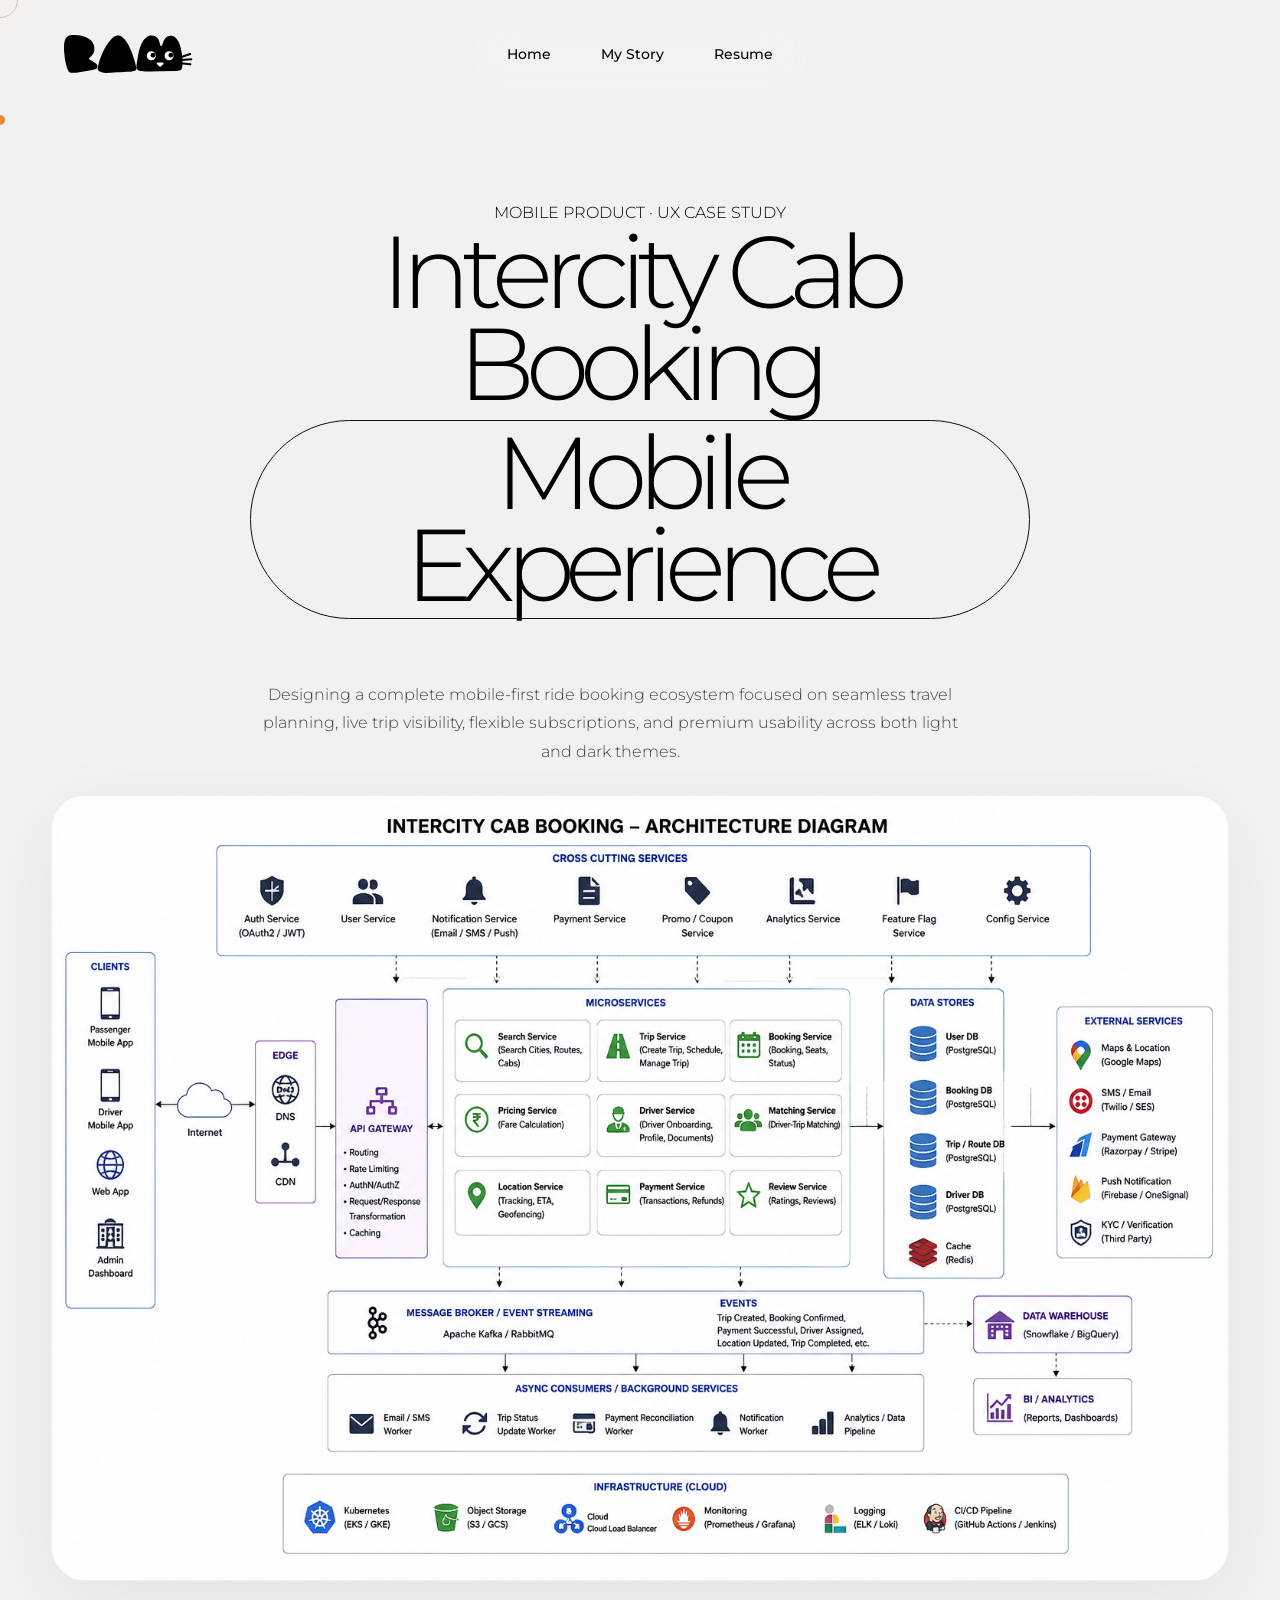
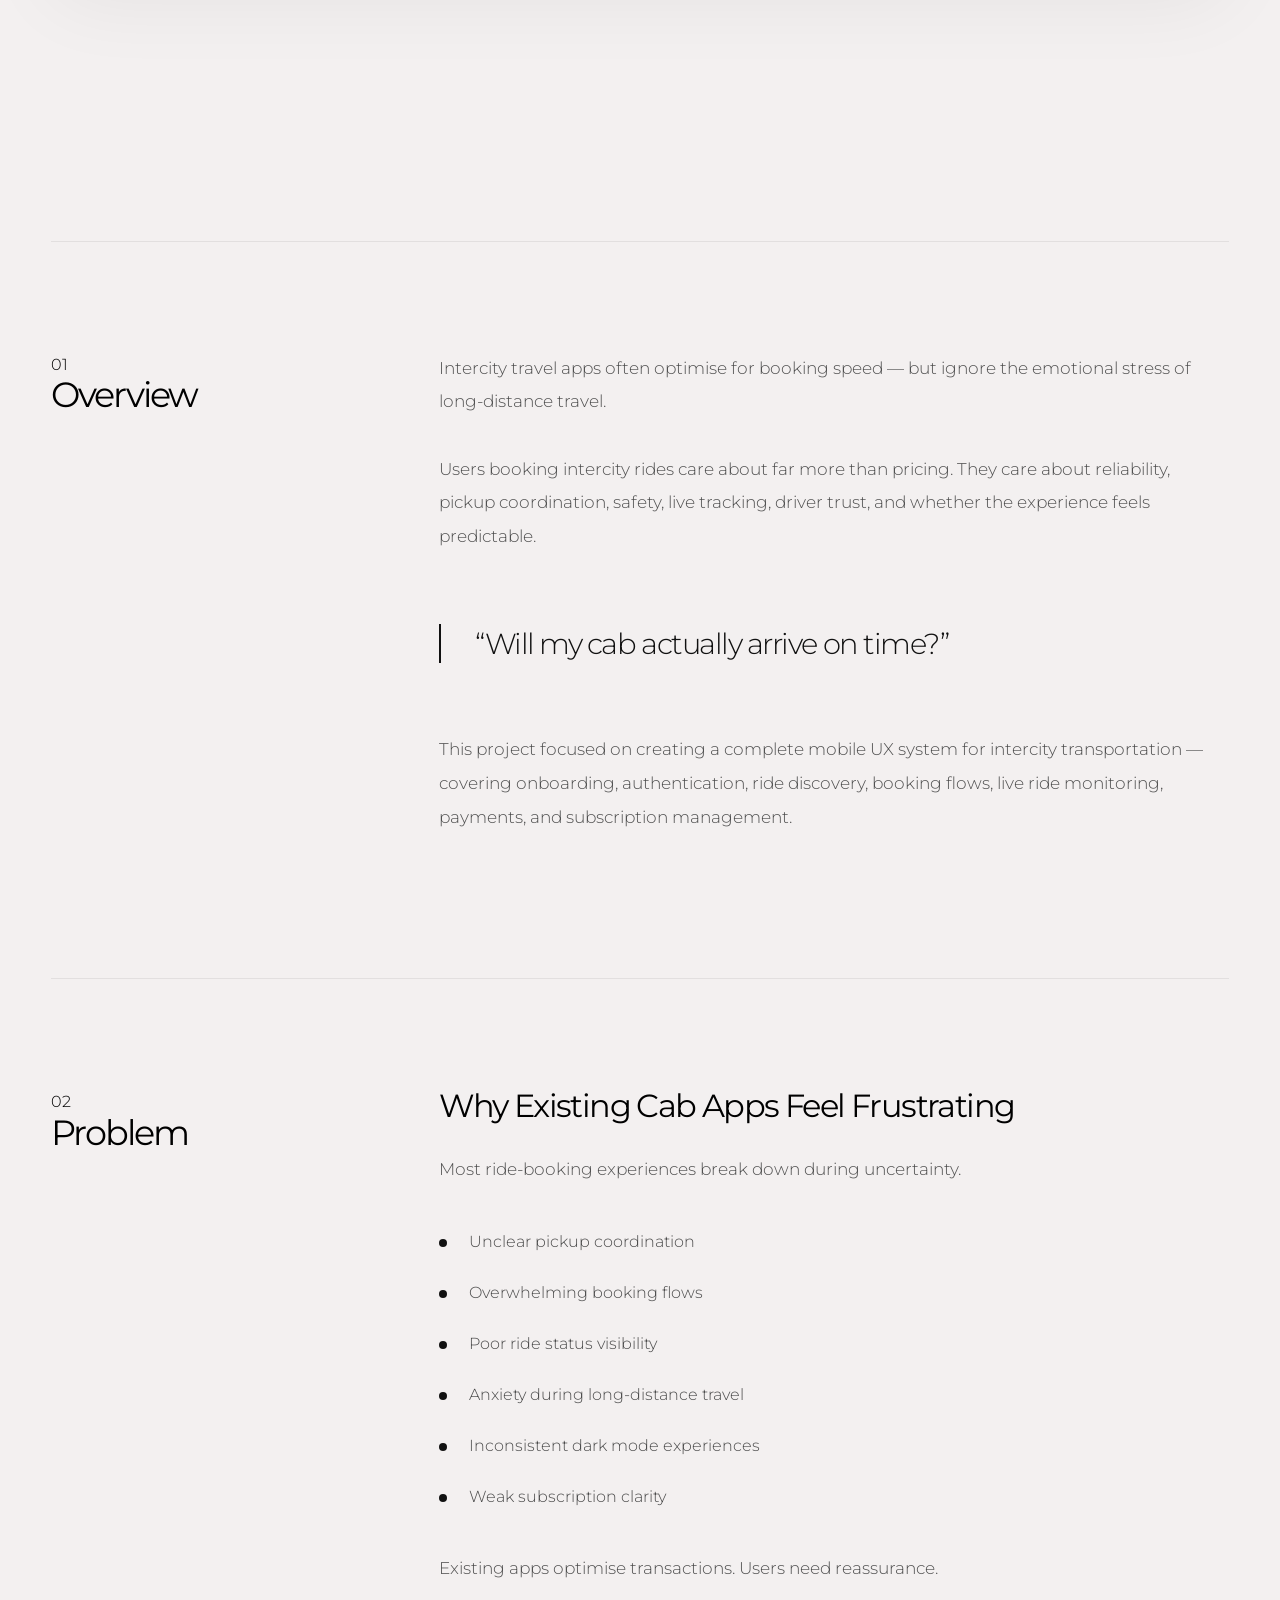
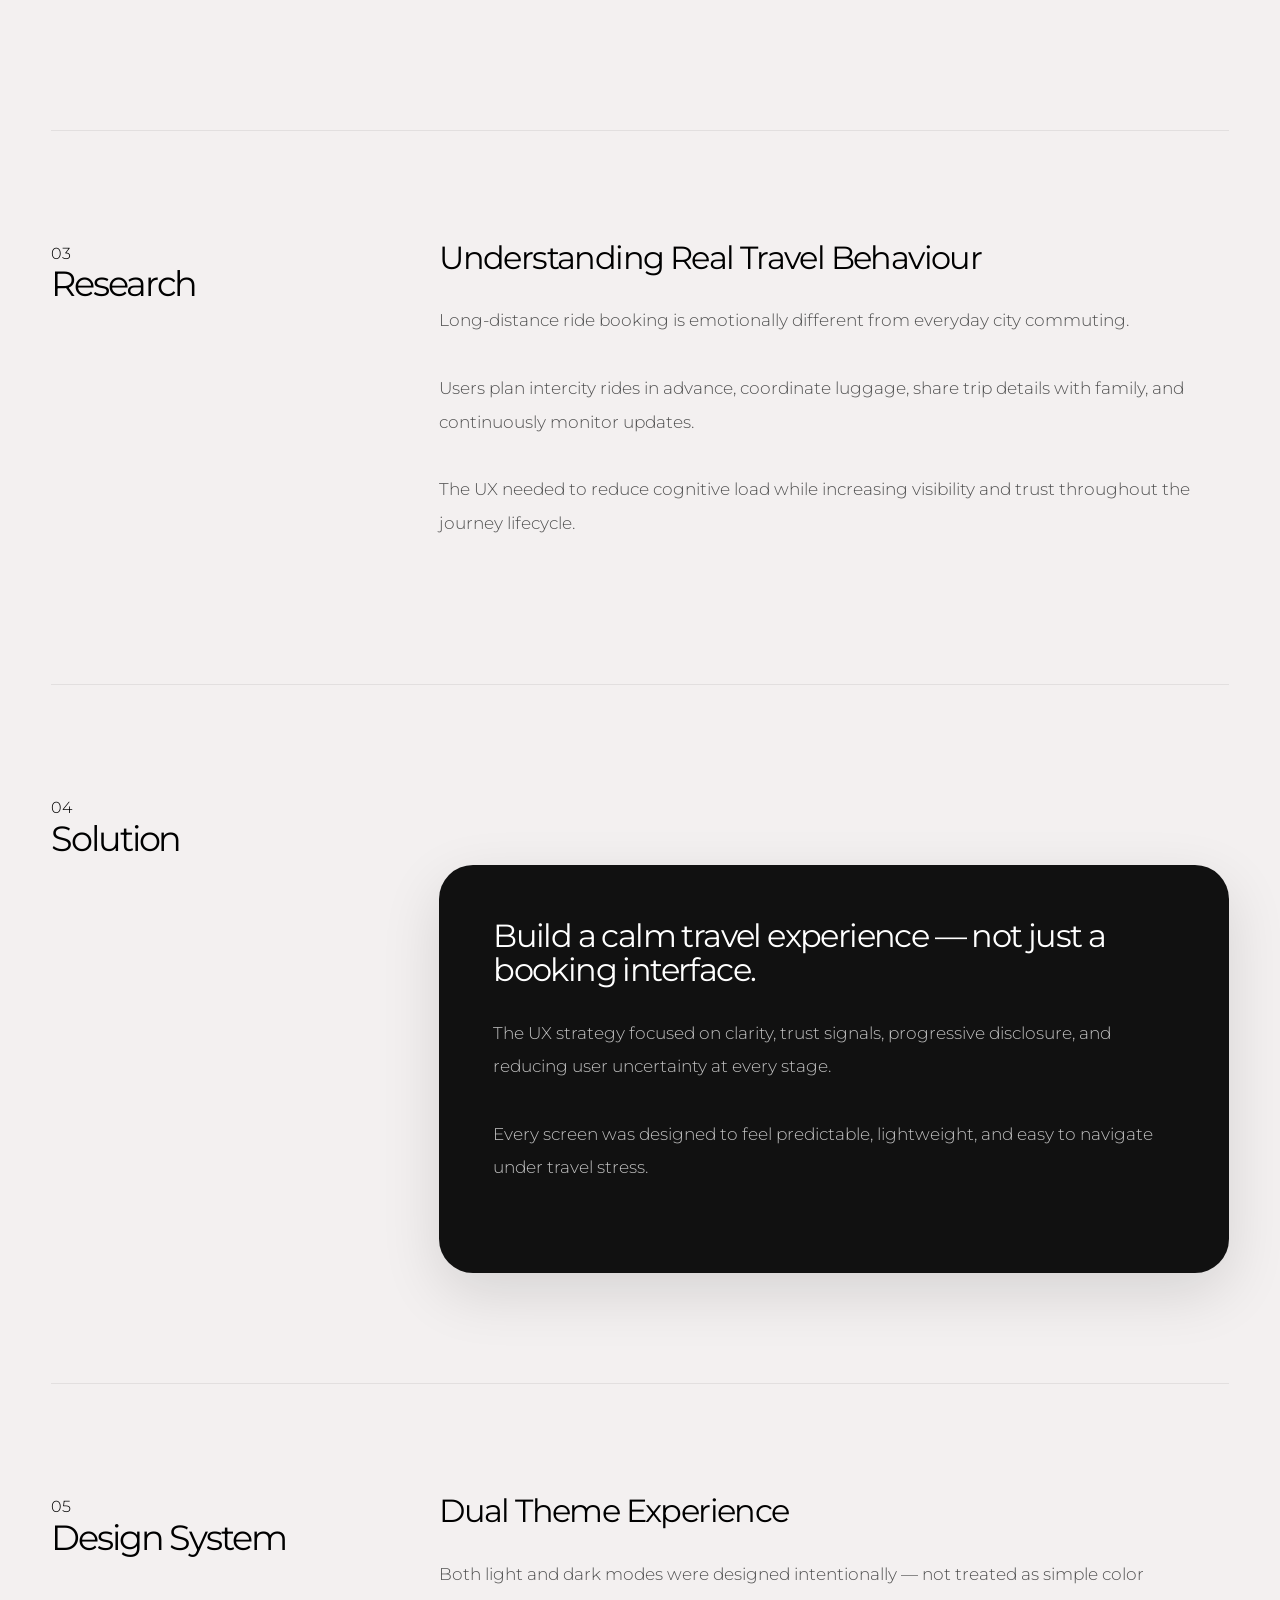
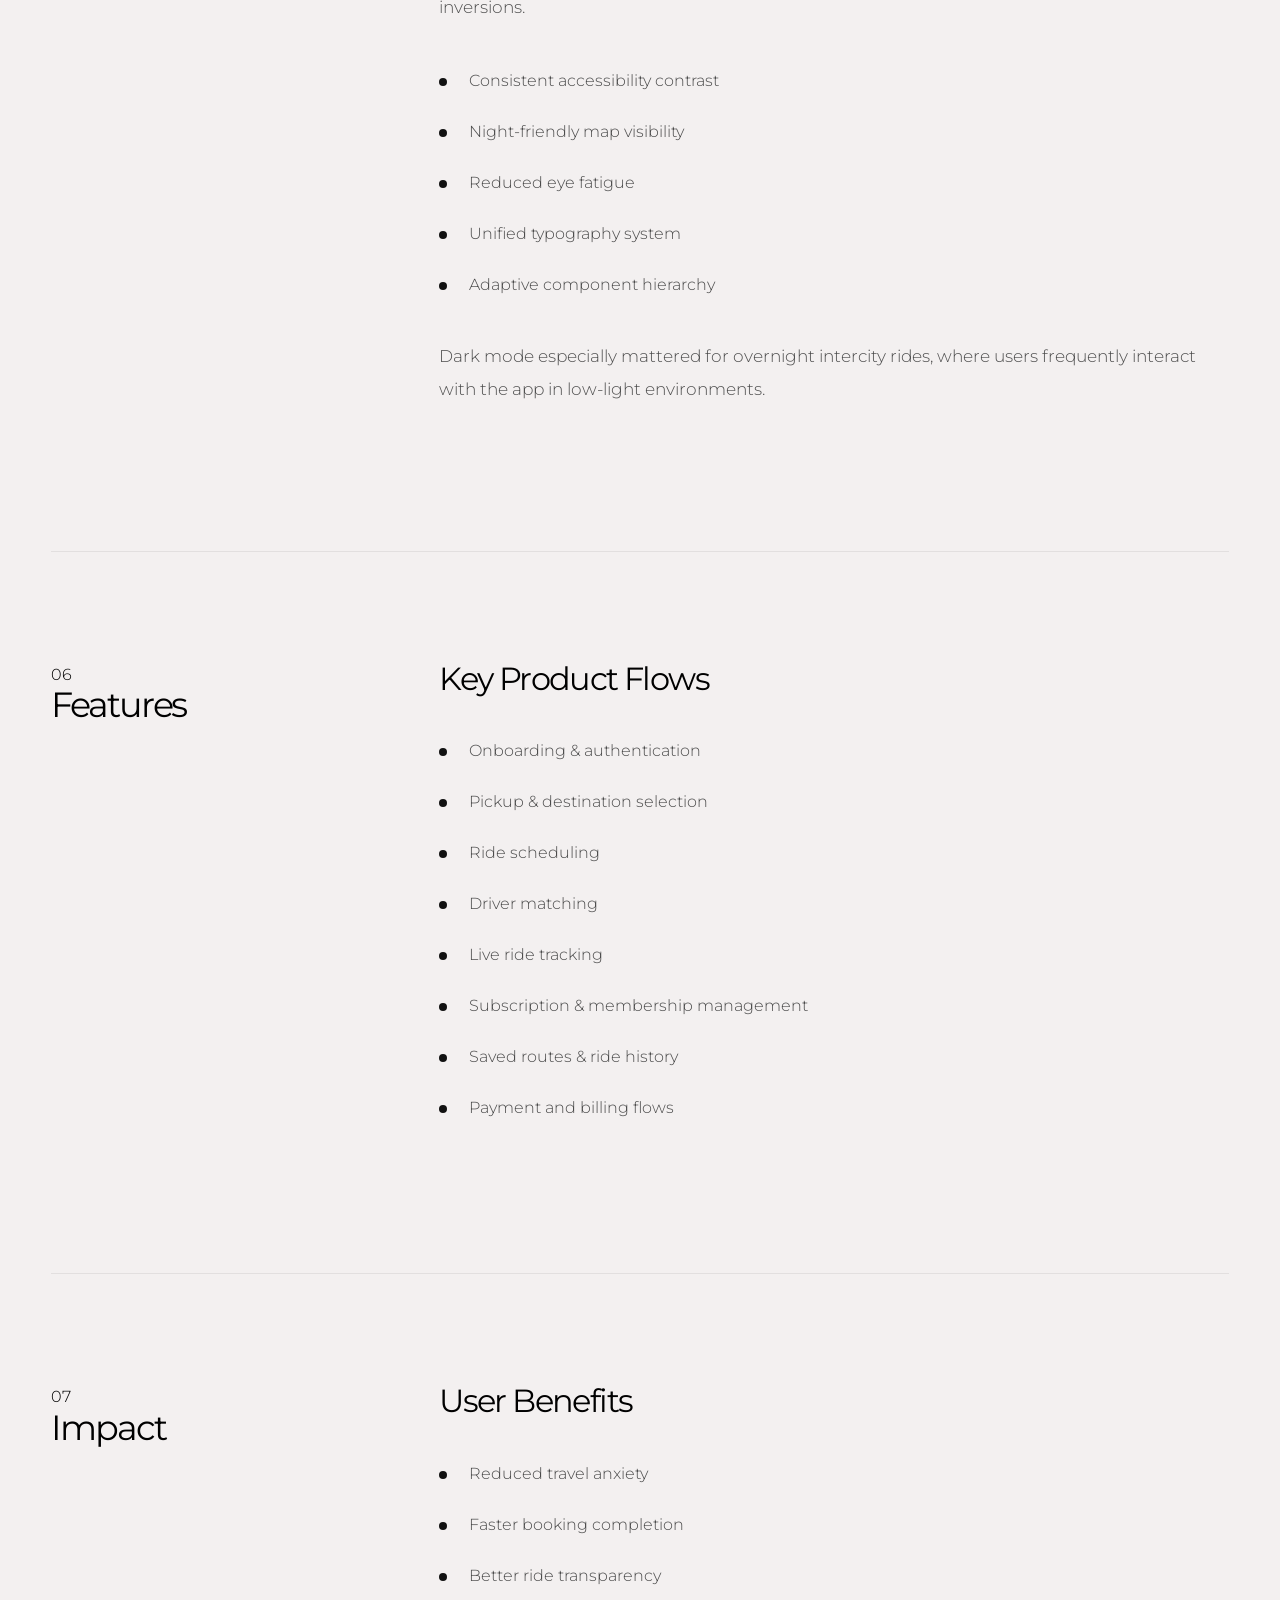
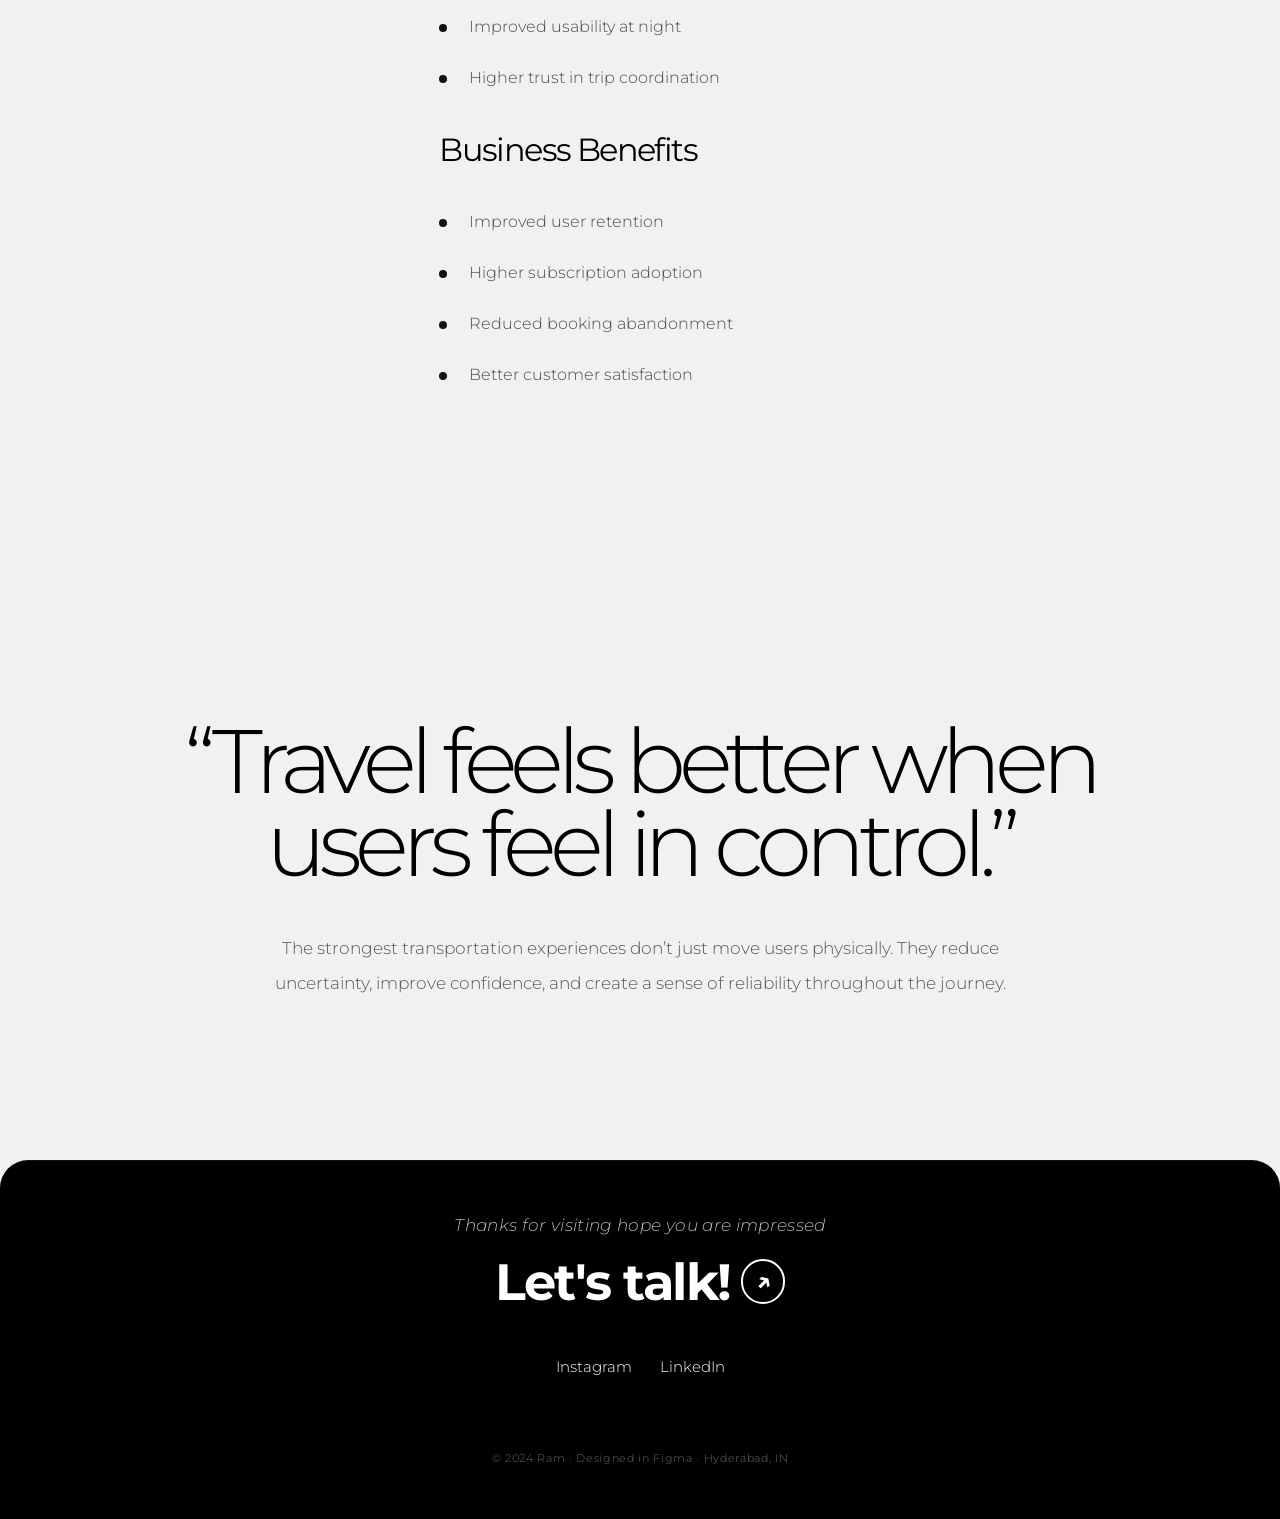
<file: portfolio/oiot.html>
<!DOCTYPE html>
<html lang="en">
<head>
  <meta charset="UTF-8" />
  <meta name="viewport" content="width=device-width, initial-scale=1.0"/>

  <title>Background Verification Application</title>

  <!-- FONT -->

  <link rel="preconnect" href="https://fonts.googleapis.com">
  <link rel="preconnect" href="https://fonts.gstatic.com" crossorigin>

  <link href="https://fonts.googleapis.com/css2?family=Montserrat:wght@300;400;500;600&display=swap" rel="stylesheet">

  <!-- CSS -->
    <link rel="stylesheet" href="./css/casestudy.css">
  <link rel="stylesheet" href="./css/style.css">

</head>

<body>
  <div class="page-loader">

    <div class="loader-inner">

      <div class="loader-logo">
        <svg width="227" height="39" viewBox="0 0 227 39" fill="none" xmlns="http://www.w3.org/2000/svg">
<path d="M93.9771 1.85626C93.0298 1.33676 91.7921 1.07701 90.2642 1.07701C89.378 1.07701 88.5376 1.18397 87.7431 1.39788C86.9485 1.61179 86.1998 1.9785 85.497 2.498C84.3052 3.32309 83.2662 4.33153 82.38 5.52333C81.4938 6.71513 80.7145 8.02916 80.0422 9.46543C79.4005 10.8711 78.8351 12.3685 78.3462 13.9576C77.8878 15.5161 77.4906 17.1052 77.1544 18.7248C76.8488 20.3138 76.5738 21.8876 76.3293 23.4461C76.0848 24.9741 75.8557 26.4256 75.6417 27.8008C75.5195 28.5953 75.382 29.4357 75.2292 30.3219C75.0764 31.1775 75 32.0026 75 32.7972C75 33.6528 75.2903 34.3709 75.8709 34.9516C76.4515 35.5322 77.1544 35.9906 77.9795 36.3267C78.8046 36.6934 81.187 36.9861 84.0079 36.9861H90.0021L98.8359 36.7622L113.626 36.6335C114.992 36.6335 119.203 35.8989 119.784 35.3183C120.395 34.7071 120.777 33.8209 120.93 32.6596C121.113 31.4678 121.205 29.8635 121.205 27.8466C121.205 26.6854 121.129 25.2185 120.976 23.4461C120.854 21.6737 120.624 19.8096 120.288 17.8538C119.952 15.8675 119.494 13.8812 118.913 11.8949C118.363 9.90853 117.66 8.13612 116.805 6.57761C115.949 4.98855 114.91 3.70507 113.688 2.72719C112.496 1.71875 111.105 1.21452 109.516 1.21452C108.202 1.21452 107.087 1.47428 106.17 1.99378C105.284 2.51328 104.535 3.15502 103.924 3.91899C103.313 4.68296 102.809 5.52333 102.411 6.4401L101.403 8.96121C101.128 9.72518 100.868 10.3669 100.624 10.8864C100.379 11.4059 100.074 11.6657 99.7069 11.6657C99.3402 11.6657 99.0651 11.4059 98.8818 10.8864C98.729 10.3669 98.5609 9.7099 98.3776 8.91537C98.1942 8.12084 97.9497 7.28047 97.6442 6.39426C97.3691 5.47749 96.926 4.62184 96.3148 3.82731C95.7342 3.03278 94.955 2.37576 93.9771 1.85626Z" fill="black"/>
<path d="M142.034 0.84259C141.089 0.31993 139.852 0.056051 138.324 0.0509508C137.438 0.0479927 136.597 0.152143 135.802 0.363401C135.007 0.574661 134.257 0.938866 133.552 1.45602C132.358 2.27713 131.315 3.2821 130.425 4.47093C129.535 5.65976 128.751 6.97119 128.074 8.4052C127.428 9.80876 126.857 11.3043 126.363 12.8917C125.9 14.4486 125.497 16.0364 125.156 17.6549C124.845 19.2429 124.564 20.8157 124.315 22.3734C124.065 23.9005 123.831 25.3513 123.613 26.7258C123.488 27.5199 123.347 28.3598 123.192 29.2455C123.036 30.1006 122.957 30.9254 122.954 31.72C122.951 32.5756 123.239 33.2947 123.818 33.8773C124.397 34.4598 125.098 34.9205 125.922 35.2594C126.746 35.6289 129.127 35.9295 131.948 35.9389L137.942 35.9589L146.777 35.7645L161.568 35.6852C162.933 35.6898 167.147 34.9692 167.73 34.3905C168.343 33.7814 168.728 32.8965 168.884 31.7358C169.072 30.5446 169.169 28.9406 169.176 26.9237C169.179 25.7624 169.108 24.2954 168.961 22.5225C168.845 20.7496 168.622 18.8848 168.292 16.9279C167.963 14.9405 167.511 12.9526 166.937 10.9644C166.393 8.97622 165.696 7.20146 164.846 5.64011C163.996 4.0482 162.961 2.76127 161.742 1.77931C160.553 0.766889 159.165 0.258029 157.576 0.252725C156.262 0.248339 155.145 0.504366 154.227 1.0208C153.339 1.53735 152.588 2.17658 151.974 2.93851C151.361 3.70044 150.854 4.53912 150.453 5.45455L149.436 7.97228C149.159 8.73533 148.897 9.3762 148.651 9.89488C148.405 10.4136 148.098 10.6723 147.731 10.6711C147.365 10.6698 147.091 10.4092 146.909 9.88907C146.758 9.36906 146.592 8.71149 146.411 7.91635C146.231 7.12121 145.989 6.28003 145.686 5.3928C145.414 4.47512 144.974 3.618 144.366 2.82143C143.788 2.02497 143.011 1.36535 142.034 0.84259Z" fill="black"/>
<path d="M71.6378 35.4184C72.1268 34.9906 72.3712 34.4252 72.3712 33.7224C72.3712 33.6918 72.3559 33.6154 72.3254 33.4932C72.3254 33.2487 72.2643 32.882 72.142 32.3931C71.8976 31.1401 71.5156 29.49 70.9961 27.4425C70.4766 25.3951 69.8196 23.1948 69.025 20.8418C68.2305 18.4888 67.2985 16.1204 66.2289 13.7368C65.1899 11.3227 64.0439 9.15301 62.791 7.2278C61.5381 5.27203 60.1782 3.68296 58.7114 2.46061C57.2446 1.23825 55.6861 0.627075 54.0359 0.627075C53.5469 0.627075 53.0427 0.688193 52.5232 0.810429C52.0037 0.902104 51.4537 1.10074 50.873 1.40633C50.323 1.68136 49.7118 2.0939 49.0395 2.64396C48.3672 3.16346 47.6338 3.86632 46.8393 4.75253C45.3724 6.31103 43.9362 8.1904 42.5305 10.3906C41.1553 12.5603 39.8718 14.9286 38.68 17.4956C37.4882 20.032 36.4492 22.7059 35.563 25.5173C34.6768 28.2982 34.0198 31.0943 33.592 33.9057C33.592 34.6697 33.9128 35.3114 34.5546 35.8309C35.2269 36.3504 36.0367 36.7783 36.984 37.1144C37.9313 37.4506 38.9245 37.695 39.9635 37.8478C41.0331 38.0006 41.9498 38.077 42.7138 38.077C51.5949 37.4964 64.3419 36.8429 64.7731 36.8429C69.3569 36.8429 71.1489 35.8157 71.6378 35.4184Z" fill="black"/>
<path d="M29.5199 18.0915C30.1005 17.0219 30.3908 15.6926 30.3908 14.1035C30.3908 12.1783 30.07 10.4976 29.4282 9.06133C28.7865 7.62506 27.9308 6.38742 26.8613 5.34842C25.7917 4.30942 24.5388 3.45377 23.1025 2.78148C21.6663 2.10918 20.1536 1.5744 18.5645 1.17713C17.006 0.749307 15.4017 0.458997 13.7515 0.306203C12.1013 0.153408 10.5123 0.0770111 8.98432 0.0770111C6.93687 0.0770111 5.31725 0.443718 4.12545 1.17713C2.93366 1.91055 2.03217 2.88843 1.42099 4.11079C0.809811 5.33314 0.412545 6.70829 0.229192 8.23624C0.0763973 9.76418 0 11.338 0 12.9576C0 14.4244 0.0916768 16.2121 0.27503 18.3207C0.458384 20.3987 0.718134 22.5225 1.05428 24.6922C1.42099 26.8619 1.86409 28.9399 2.38359 30.9262C2.9031 32.9126 3.49899 34.5475 4.17129 35.8309C4.62967 36.7171 5.24085 37.2825 6.00483 37.5269C6.79936 37.802 8.35669 38.2533 13.7515 37.5269L26.8613 35.4325C30.9233 34.7273 32.0869 34.0585 32.6369 33.4473C33.2175 32.8362 33.5078 32.1027 33.5078 31.2471C33.5078 30.6665 33.2939 30.1164 32.8661 29.5969C32.4383 29.0469 31.9035 28.5273 31.2618 28.0384C30.6506 27.5495 29.9783 27.1064 29.2449 26.7091C28.5115 26.2813 27.8239 25.884 27.1821 25.5173C26.571 25.1506 26.0515 24.8144 25.6236 24.5089C25.1958 24.2033 24.9819 23.9282 24.9819 23.6838C24.9819 23.3171 25.2569 22.9198 25.807 22.492C26.3876 22.0336 27.0141 21.453 27.6864 20.7501C28.3587 20.0473 28.9698 19.161 29.5199 18.0915Z" fill="black"/>
<path d="M189.977 1.85626C189.03 1.33676 187.792 1.07701 186.264 1.07701C185.378 1.07701 184.538 1.18397 183.743 1.39788C182.949 1.61179 182.2 1.9785 181.497 2.498C180.305 3.32309 179.266 4.33153 178.38 5.52333C177.494 6.71513 176.715 8.02916 176.042 9.46543C175.4 10.8711 174.835 12.3685 174.346 13.9576C173.888 15.5161 173.491 17.1052 173.154 18.7248C172.849 20.3138 172.574 21.8876 172.329 23.4461C172.085 24.9741 171.856 26.4256 171.642 27.8008C171.52 28.5953 171.382 29.4357 171.229 30.3219C171.076 31.1775 171 32.0026 171 32.7972C171 33.6528 171.29 34.3709 171.871 34.9516C172.452 35.5322 173.154 35.9906 173.979 36.3267C174.805 36.6934 177.187 36.9861 180.008 36.9861H186.002L194.836 36.7622L209.626 36.6335C210.992 36.6335 215.203 35.8989 215.784 35.3183C216.395 34.7071 216.777 33.8209 216.93 32.6596C217.113 31.4678 217.205 29.8635 217.205 27.8466C217.205 26.6854 217.129 25.2185 216.976 23.4461C216.854 21.6737 216.624 19.8096 216.288 17.8538C215.952 15.8675 215.494 13.8812 214.913 11.8949C214.363 9.90853 213.66 8.13612 212.805 6.57761C211.949 4.98855 210.91 3.70507 209.688 2.72719C208.496 1.71875 207.105 1.21452 205.516 1.21452C204.202 1.21452 203.087 1.47428 202.17 1.99378C201.284 2.51328 200.535 3.15502 199.924 3.91899C199.313 4.68296 198.809 5.52333 198.411 6.4401L197.403 8.96121C197.128 9.72518 196.868 10.3669 196.624 10.8864C196.379 11.4059 196.074 11.6657 195.707 11.6657C195.34 11.6657 195.065 11.4059 194.882 10.8864C194.729 10.3669 194.561 9.7099 194.378 8.91537C194.194 8.12084 193.95 7.28047 193.644 6.39426C193.369 5.47749 192.926 4.62184 192.315 3.82731C191.734 3.03278 190.955 2.37576 189.977 1.85626Z" fill="black"/>
<circle cx="203.756" cy="21.354" r="5.53125" fill="white" stroke="black" stroke-width="2"/>
<circle cx="205.537" cy="20.7603" r="2.375" fill="black"/>
<circle cx="185.944" cy="21.354" r="5.53125" fill="white" stroke="black" stroke-width="2"/>
<circle cx="187.725" cy="20.7603" r="2.375" fill="black"/>
<path d="M195.505 32.0684C195.129 32.3938 194.571 32.3938 194.195 32.0684L191.735 29.9381C191.036 29.332 191.464 28.1822 192.39 28.1822L197.31 28.1822C198.236 28.1822 198.664 29.332 197.964 29.9381L195.505 32.0684Z" fill="white"/>
<path d="M215.193 22.7714L224.833 19.5728" stroke="black" stroke-width="2" stroke-linecap="round"/>
<path d="M215.037 28.8009L224.989 29.8915" stroke="black" stroke-width="2" stroke-linecap="round"/>
<path d="M215.485 25.6146L226.002 24.9038" stroke="black" stroke-width="2" stroke-linecap="round"/>
</svg>
      </div>

      <div class="loader-line"></div>

    </div>

  </div>
  <!-- ── CUSTOM CURSOR ────────────────────────────── -->
  <div class="cursor" aria-hidden="true"></div>
  <div class="cursor-ring" aria-hidden="true"></div>

    <header>
    <div class="site-wrapper">

      <nav class="nav" role="navigation" aria-label="Main navigation">
        <svg class="logo" width="129" height="38" viewBox="0 0 129 38" fill="none" xmlns="http://www.w3.org/2000/svg">
<path d="M91.3147 1.28347C90.3674 0.763969 89.1297 0.504219 87.6018 0.504219C86.7156 0.504219 85.8752 0.611175 85.0807 0.825086C84.2861 1.039 83.5375 1.40571 82.8346 1.92521C81.6428 2.7503 80.6038 3.75874 79.7176 4.95054C78.8314 6.14234 78.0521 7.45637 77.3798 8.89264C76.7381 10.2983 76.1728 11.7957 75.6838 13.3848C75.2254 14.9433 74.8282 16.5324 74.492 18.152C74.1864 19.741 73.9114 21.3148 73.6669 22.8733C73.4225 24.4013 73.1933 25.8528 72.9794 27.228C72.8571 28.0225 72.7196 28.8629 72.5668 29.7491C72.414 30.6047 72.3376 31.4298 72.3376 32.2244C72.3376 33.08 72.6279 33.7981 73.2085 34.3788C73.7892 34.9594 74.492 35.4178 75.3171 35.7539C76.1422 36.1206 78.5246 36.4133 81.3455 36.4133H87.3397L96.1736 36.1894L110.964 36.0607C112.33 36.0607 116.541 35.3261 117.122 34.7455C117.733 34.1343 118.115 33.2481 118.268 32.0868C118.451 30.895 118.543 29.2907 118.543 27.2738C118.543 26.1126 118.466 24.6458 118.313 22.8733C118.191 21.1009 117.962 19.2368 117.626 17.2811C117.29 15.2947 116.831 13.3084 116.251 11.3221C115.701 9.33574 114.998 7.56333 114.142 6.00482C113.287 4.41576 112.248 3.13228 111.025 2.1544C109.833 1.14595 108.443 0.641732 106.854 0.641732C105.54 0.641732 104.424 0.901483 103.508 1.42098C102.621 1.94049 101.873 2.58222 101.262 3.3462C100.65 4.11017 100.146 4.95054 99.749 5.86731L98.7405 8.38842C98.4655 9.15239 98.2057 9.79412 97.9613 10.3136C97.7168 10.8331 97.4112 11.0929 97.0445 11.0929C96.6778 11.0929 96.4028 10.8331 96.2194 10.3136C96.0666 9.79412 95.8985 9.13711 95.7152 8.34258C95.5318 7.54805 95.2874 6.70768 94.9818 5.82147C94.7067 4.9047 94.2636 4.04905 93.6525 3.25452C93.0718 2.45999 92.2926 1.80297 91.3147 1.28347Z" fill="black"/>
<path d="M71.6378 35.3414C72.1268 34.9136 72.3712 34.3482 72.3712 33.6454C72.3712 33.6148 72.356 33.5384 72.3254 33.4162C72.3254 33.1717 72.2643 32.805 72.1421 32.316C71.8976 31.0631 71.5156 29.413 70.9961 27.3655C70.4766 25.3181 69.8196 23.1178 69.0251 20.7648C68.2305 18.4117 67.2985 16.0434 66.2289 13.6598C65.1899 11.2457 64.0439 9.076 62.791 7.15079C61.5381 5.19502 60.1782 3.60595 58.7114 2.3836C57.2446 1.16124 55.6861 0.550064 54.0359 0.550064C53.547 0.550064 53.0427 0.611182 52.5232 0.733418C52.0037 0.825093 51.4537 1.02373 50.8731 1.32931C50.323 1.60434 49.7118 2.01689 49.0395 2.56695C48.3672 3.08645 47.6338 3.78931 46.8393 4.67552C45.3725 6.23402 43.9362 8.11339 42.5305 10.3136C41.1553 12.4833 39.8719 14.8516 38.6801 17.4186C37.4883 19.955 36.4493 22.6289 35.563 25.4403C34.6768 28.2212 34.0198 31.0173 33.592 33.8287C33.592 34.5927 33.9129 35.2344 34.5546 35.7539C35.2269 36.2734 36.0367 36.7013 36.984 37.0374C37.9314 37.3736 38.9245 37.618 39.9635 37.7708C41.0331 37.9236 41.9499 38 42.7138 38C51.5949 37.4194 64.3419 36.7659 64.7731 36.7659C69.357 36.7659 71.1489 35.7386 71.6378 35.3414Z" fill="black"/>
<path d="M29.5199 18.0145C30.1005 16.9449 30.3908 15.6156 30.3908 14.0265C30.3908 12.1013 30.07 10.4206 29.4282 8.98432C28.7865 7.54805 27.9308 6.31041 26.8613 5.27141C25.7917 4.23241 24.5388 3.37676 23.1025 2.70446C21.6663 2.03217 20.1536 1.49739 18.5645 1.10012C17.006 0.672296 15.4017 0.381986 13.7515 0.229192C12.1013 0.0763973 10.5123 0 8.98432 0C6.93687 0 5.31725 0.366707 4.12545 1.10012C2.93366 1.83354 2.03217 2.81142 1.42099 4.03378C0.809811 5.25613 0.412545 6.63128 0.229192 8.15923C0.0763973 9.68717 0 11.261 0 12.8806C0 14.3474 0.0916768 16.1351 0.27503 18.2437C0.458384 20.3217 0.718134 22.4455 1.05428 24.6152C1.42099 26.7849 1.86409 28.8629 2.38359 30.8492C2.9031 32.8355 3.49899 34.4704 4.17129 35.7539C4.62967 36.6401 5.24085 37.2055 6.00483 37.4499C6.79936 37.725 8.35669 38.1763 13.7515 37.4499L26.8613 35.3555C30.9233 34.6503 32.0869 33.9815 32.6369 33.3703C33.2175 32.7591 33.5078 32.0257 33.5078 31.1701C33.5078 30.5895 33.2939 30.0394 32.8661 29.5199C32.4383 28.9698 31.9035 28.4503 31.2618 27.9614C30.6506 27.4725 29.9783 27.0293 29.2449 26.6321C28.5115 26.2043 27.8239 25.807 27.1821 25.4403C26.571 25.0736 26.0515 24.7374 25.6236 24.4318C25.1958 24.1263 24.9819 23.8512 24.9819 23.6068C24.9819 23.24 25.2569 22.8428 25.807 22.415C26.3876 21.9566 27.0141 21.376 27.6864 20.6731C28.3587 19.9702 28.9698 19.084 29.5199 18.0145Z" fill="black"/>
<circle cx="105.094" cy="20.7812" r="5.53125" fill="white" stroke="black" stroke-width="2"/>
<circle cx="106.875" cy="20.1875" r="2.375" fill="black"/>
<circle cx="87.2812" cy="20.7812" r="5.53125" fill="white" stroke="black" stroke-width="2"/>
<circle cx="89.0625" cy="20.1875" r="2.375" fill="black"/>
<path d="M116.531 22.1986L126.171 19" stroke="black" stroke-width="2" stroke-linecap="round"/>
<path d="M116.375 28.2281L126.327 29.3188" stroke="black" stroke-width="2" stroke-linecap="round"/>
<path d="M116.823 25.0418L127.339 24.331" stroke="black" stroke-width="2" stroke-linecap="round"/>
<path d="M96.8422 31.4956C96.4664 31.821 95.9086 31.821 95.5328 31.4956L93.073 29.3653C92.3731 28.7592 92.8018 27.6094 93.7277 27.6094L98.6473 27.6094C99.5732 27.6094 100.002 28.7592 99.302 29.3653L96.8422 31.4956Z" fill="white"/>
</svg>




        <ul class="nav-links" role="list">
          <li><a href="index.html" class="">Home</a></li>
          <li><a href="story.html">My Story</a></li>
          <li><a href="./assets/Boddeplli Ram Kumar - Lead UI UX Designer AI - 2026.pdf" target="_blank">Resume</a></li>
        </ul>

        <button class="menu-toggle" aria-label="Toggle menu" aria-expanded="false">
          <span></span>
          <span></span>
          <span></span>
        </button>

      </nav>

    </div>
  </header>



<main class="case-study">

  <!-- HERO -->


  <!-- HERO -->

  <section class="case-hero case-reveal">

    <div class="hero-grid">

      <div class="hero-side-label">
        MOBILE PRODUCT · UX CASE STUDY
      </div>

      <div class="hero-main-content">

        <h1 class="case-title">
          Intercity Cab Booking
          <span>Mobile Experience</span>
        </h1>

        <p class="case-subtitle">
          Designing a complete mobile-first ride booking ecosystem
          focused on seamless travel planning, live trip visibility,
          flexible subscriptions, and premium usability
          across both light and dark themes.
        </p>

      </div>

    </div>

    <div class="hero-architecture editorial-image">

      <img
        src="./assets/images/architecture-ida.png"
        alt="Intercity Cab Booking UX Screens"
      >

    </div>

  </section>

  <!-- OVERVIEW -->

  <section class="case-section case-reveal">

    <div class="case-left">

      <span class="section-number">
        01
      </span>

      <h2>
        Overview
      </h2>

    </div>

    <div class="case-right">

      <p class="lead-text">
        Intercity travel apps often optimise for booking speed —
        but ignore the emotional stress of long-distance travel.
      </p>

      <p>
        Users booking intercity rides care about far more than pricing.
        They care about reliability, pickup coordination,
        safety, live tracking, driver trust,
        and whether the experience feels predictable.
      </p>

      <div class="case-quote">

        <p>
          “Will my cab actually arrive on time?”
        </p>

      </div>

      <p>
        This project focused on creating a complete mobile UX system
        for intercity transportation —
        covering onboarding, authentication,
        ride discovery, booking flows,
        live ride monitoring, payments,
        and subscription management.
      </p>

    </div>

  </section>

  <!-- PROBLEM -->

  <section class="case-section case-reveal">

    <div class="case-left">

      <span class="section-number">
        02
      </span>

      <h2>
        Problem
      </h2>

    </div>

    <div class="case-right">

      <h3>
        Why Existing Cab Apps Feel Frustrating
      </h3>

      <p class="lead-text">
        Most ride-booking experiences break down during uncertainty.
      </p>

      <ul>

        <li>Unclear pickup coordination</li>

        <li>Overwhelming booking flows</li>

        <li>Poor ride status visibility</li>

        <li>Anxiety during long-distance travel</li>

        <li>Inconsistent dark mode experiences</li>

        <li>Weak subscription clarity</li>

      </ul>

      <p>
        Existing apps optimise transactions.
        Users need reassurance.
      </p>

    </div>

  </section>

  <!-- RESEARCH -->

  <section class="case-section case-reveal">

    <div class="case-left">

      <span class="section-number">
        03
      </span>

      <h2>
        Research
      </h2>

    </div>

    <div class="case-right">

      <h3>
        Understanding Real Travel Behaviour
      </h3>

      <p class="lead-text">
        Long-distance ride booking is emotionally different
        from everyday city commuting.
      </p>

      <p>
        Users plan intercity rides in advance,
        coordinate luggage,
        share trip details with family,
        and continuously monitor updates.
      </p>

      <p>
        The UX needed to reduce cognitive load
        while increasing visibility and trust
        throughout the journey lifecycle.
      </p>

    </div>

  </section>

  <!-- SOLUTION -->

  <section class="case-section case-reveal">

    <div class="case-left">

      <span class="section-number">
        04
      </span>

      <h2>
        Solution
      </h2>

    </div>

    <div class="case-right">

      <div class="case-highlight">

        <h3>
          Build a calm travel experience — not just a booking interface.
        </h3>

        <p>
          The UX strategy focused on clarity,
          trust signals,
          progressive disclosure,
          and reducing user uncertainty at every stage.
        </p>

        <p>
          Every screen was designed to feel predictable,
          lightweight,
          and easy to navigate under travel stress.
        </p>

      </div>

    </div>

  </section>

  <!-- DESIGN SYSTEM -->

  <section class="case-section case-reveal">

    <div class="case-left">

      <span class="section-number">
        05
      </span>

      <h2>
        Design System
      </h2>

    </div>

    <div class="case-right">

      <h3>
        Dual Theme Experience
      </h3>

      <p class="lead-text">
        Both light and dark modes were designed intentionally —
        not treated as simple color inversions.
      </p>

      <ul>

        <li>Consistent accessibility contrast</li>

        <li>Night-friendly map visibility</li>

        <li>Reduced eye fatigue</li>

        <li>Unified typography system</li>

        <li>Adaptive component hierarchy</li>

      </ul>

      <p>
        Dark mode especially mattered for overnight intercity rides,
        where users frequently interact with the app in low-light environments.
      </p>

    </div>

  </section>

  <!-- FEATURES -->

  <section class="case-section case-reveal">

    <div class="case-left">

      <span class="section-number">
        06
      </span>

      <h2>
        Features
      </h2>

    </div>

    <div class="case-right">

      <h3>
        Key Product Flows
      </h3>

      <ul>

        <li>Onboarding & authentication</li>

        <li>Pickup & destination selection</li>

        <li>Ride scheduling</li>

        <li>Driver matching</li>

        <li>Live ride tracking</li>

        <li>Subscription & membership management</li>

        <li>Saved routes & ride history</li>

        <li>Payment and billing flows</li>

      </ul>

    </div>

  </section>

  <!-- IMPACT -->

  <section class="case-section case-reveal">

    <div class="case-left">

      <span class="section-number">
        07
      </span>

      <h2>
        Impact
      </h2>

    </div>

    <div class="case-right">

      <h3>
        User Benefits
      </h3>

      <ul>

        <li>Reduced travel anxiety</li>

        <li>Faster booking completion</li>

        <li>Better ride transparency</li>

        <li>Improved usability at night</li>

        <li>Higher trust in trip coordination</li>

      </ul>

      <h3 class="impact-title">
        Business Benefits
      </h3>

      <ul>

        <li>Improved user retention</li>

        <li>Higher subscription adoption</li>

        <li>Reduced booking abandonment</li>

        <li>Better customer satisfaction</li>

      </ul>

    </div>

  </section>

  <!-- FINAL -->

  <section class="case-final case-reveal">

    <h2>
      “Travel feels better when users feel in control.”
    </h2>

    <p>
      The strongest transportation experiences don’t just move users physically.
      They reduce uncertainty,
      improve confidence,
      and create a sense of reliability throughout the journey.
    </p>

  </section>

</main>
 <footer class="footer" id="contact">

  <div class="site-wrapper">

    <div class="footer-inner">

      <p class="footer-cta">
        Thanks for visiting hope you are impressed
      </p>

      <a
        href="mailto:boddepalli.ramkumar@outlook.com"
        class="footer-cta-btn"
        aria-label="Send Ram an email"
      >

        Let's talk!

        <span class="arrow" aria-hidden="true">↗</span>

      </a>

      <!-- SOCIALS -->

      <div class="footer-socials">

        <a
          href="https://instagram.com/yourusername"
          target="_blank"
          aria-label="Instagram"
        >
          Instagram
        </a>

        <a
          href="https://linkedin.com/in/yourusername"
          target="_blank"
          aria-label="LinkedIn"
        >
          LinkedIn
        </a>

      </div>

      <p class="footer-copy">
        © 2024 Ram · Designed in Figma · Hyderabad, IN
      </p>

    </div>

  </div>

</footer>

<!-- REVEAL SCRIPT -->

<script>

const reveals = document.querySelectorAll('.case-reveal');

const observer = new IntersectionObserver((entries)=>{

  entries.forEach(entry=>{

    if(entry.isIntersecting){
      entry.target.classList.add('active');
    }

  });

},{
  threshold:0.1
});

reveals.forEach(section=>{
  observer.observe(section);
});

</script>
<script src="./js/main.js"></script>

</body>
</html>
</file>
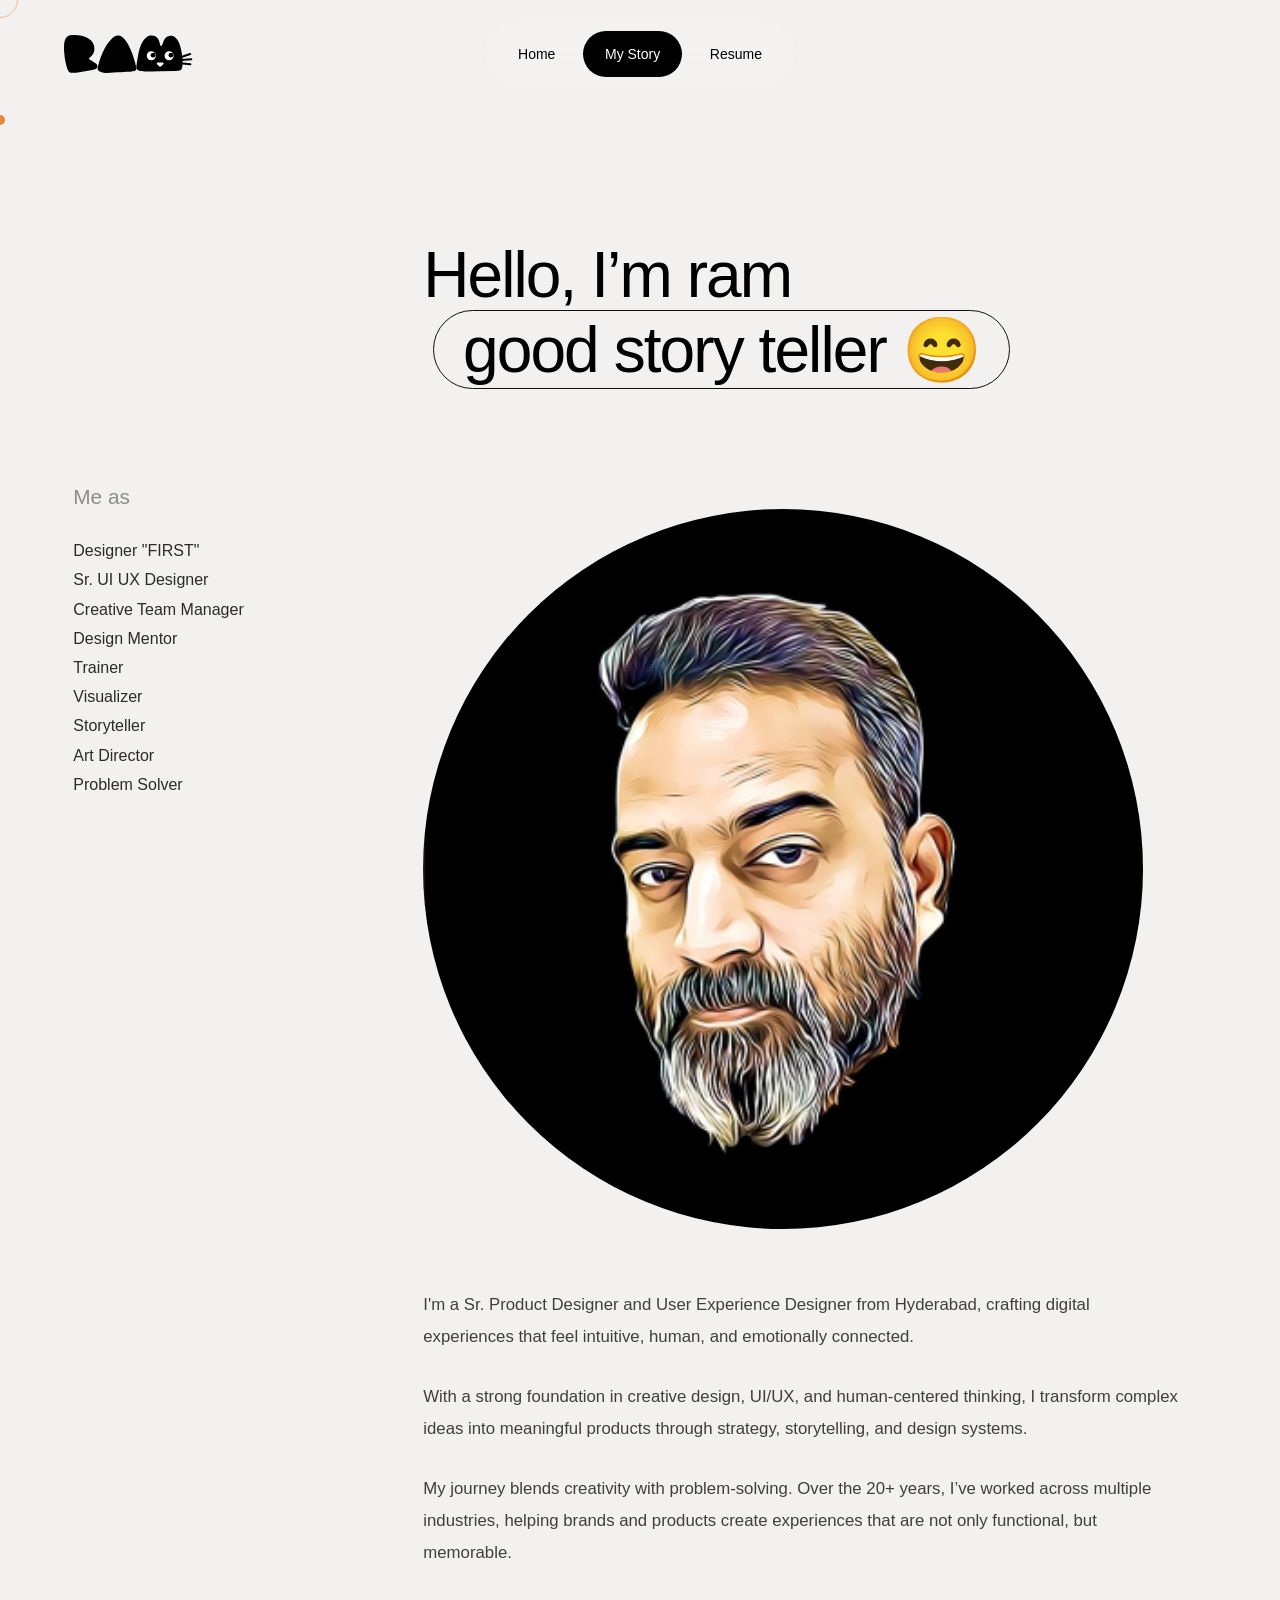
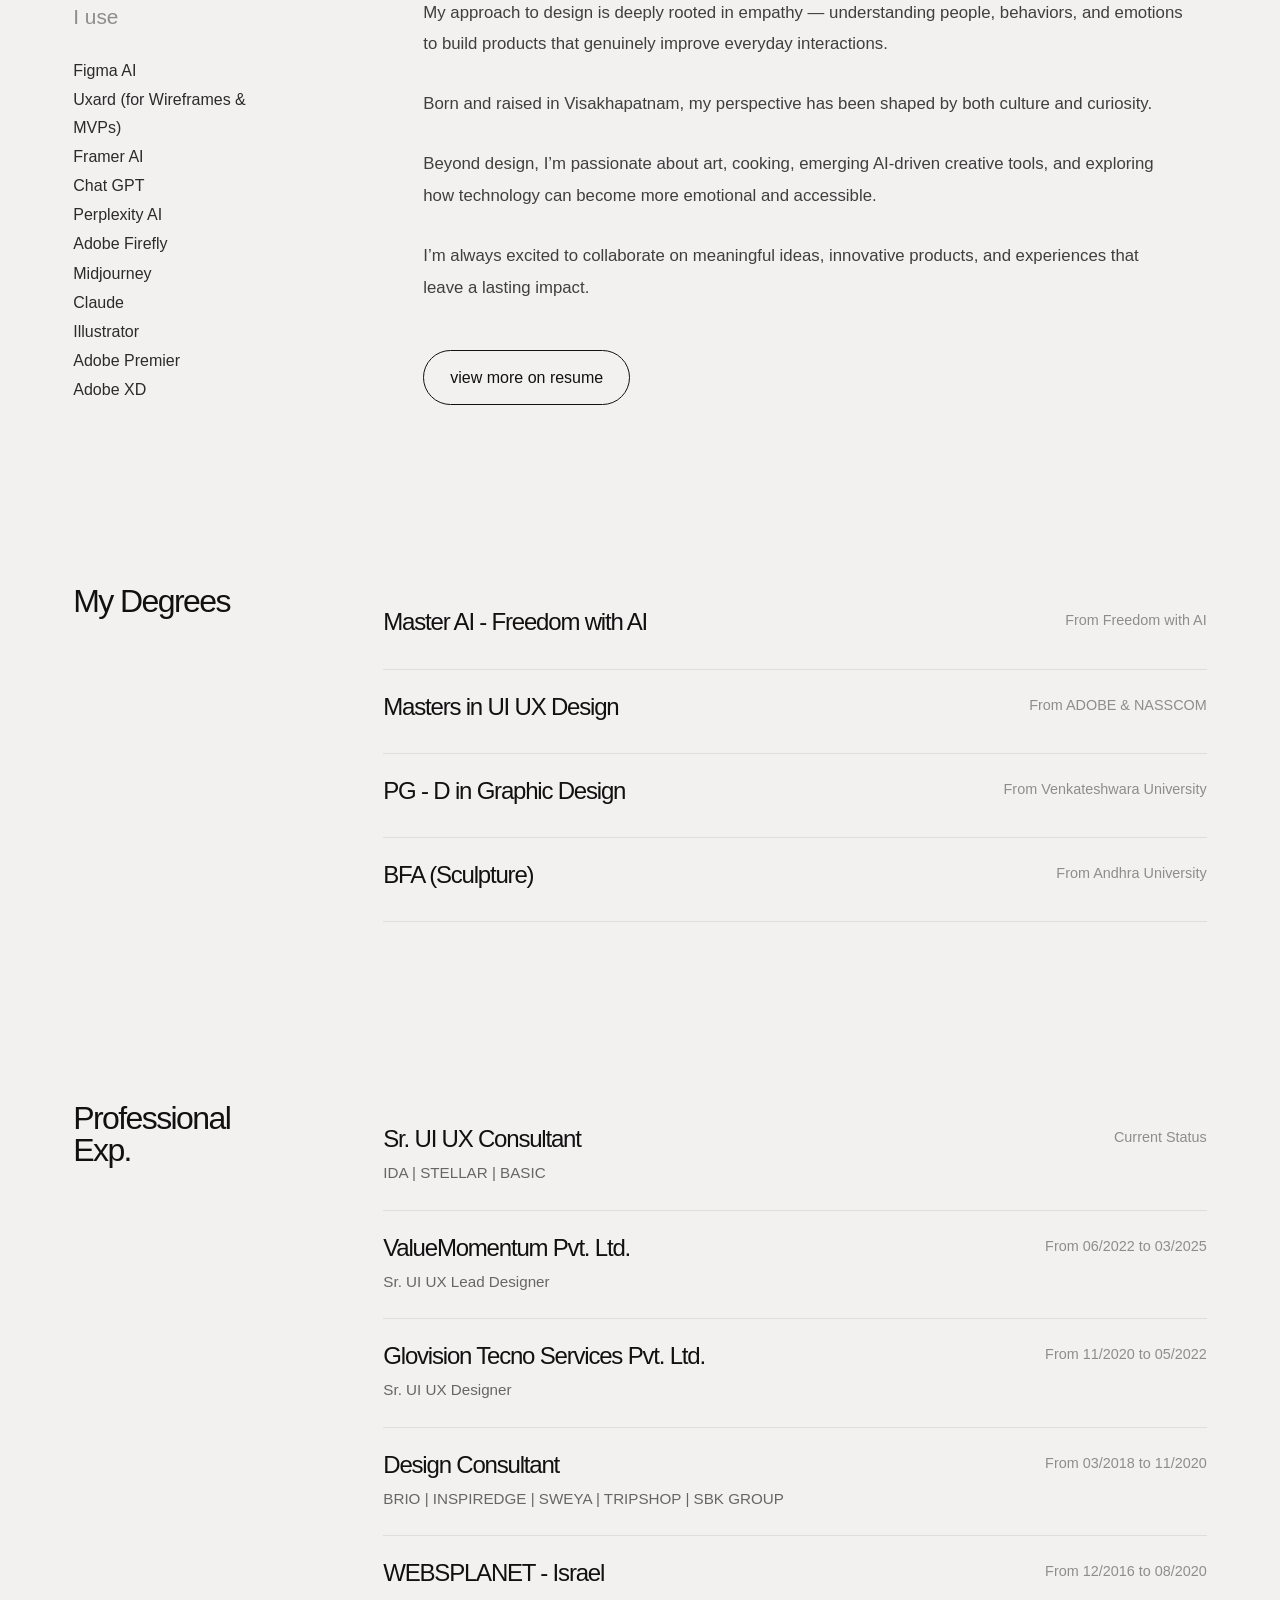
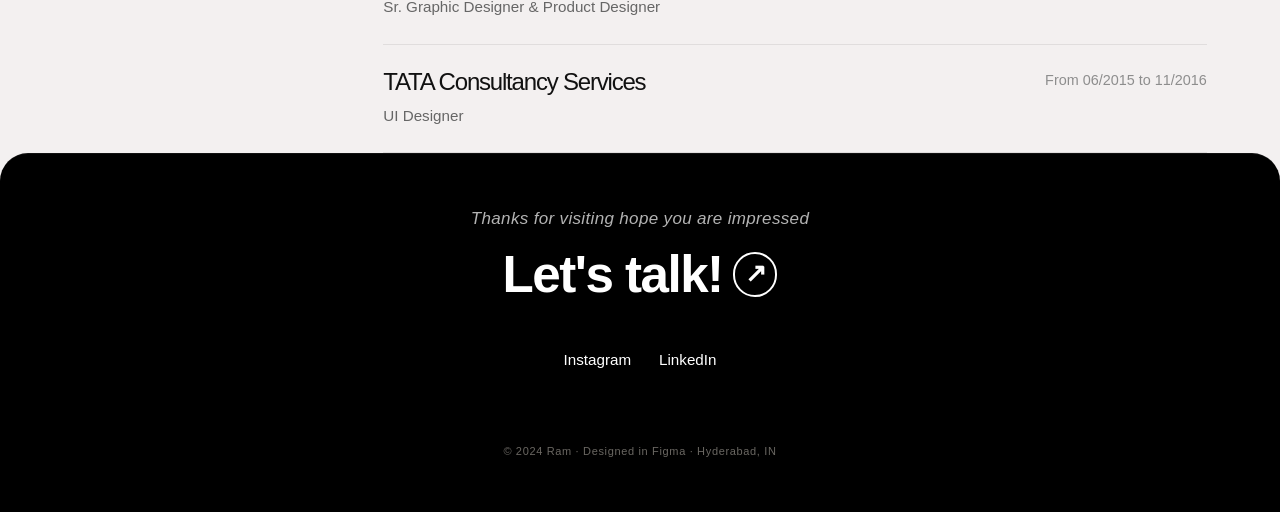
<file: portfolio/story.html>
<!DOCTYPE html>
<html lang="en">

<head>

  <meta charset="UTF-8" />

  <meta
    name="viewport"
    content="width=device-width, initial-scale=1.0"
  />

  <meta
    name="description"
    content="About Ram — Senior UI/UX Designer & Consultant"
  />

  <meta
    name="theme-color"
    content="#f5f3f1"
  />

  <title>My Story — Ram</title>

  <!-- Fonts -->
  <link rel="preconnect" href="https://fonts.googleapis.com" />

  <link
    rel="preconnect"
    href="https://fonts.gstatic.com"
    crossorigin
  />

  <!-- Favicon -->
  <link
    rel="icon"
    href="data:image/svg+xml,<svg xmlns='http://www.w3.org/2000/svg' viewBox='0 0 32 32'><rect width='32' height='32' rx='8' fill='%231c1c1c'/><text y='22' x='6' font-size='18' font-family='serif' fill='%23e8883a'>R</text></svg>"
  />

  <!-- Main CSS -->
  <link
    rel="stylesheet"
    href="css/style.css"
  />

</head>

<body class="story-page">
  <!-- PAGE LOADER -->
<div class="page-loader">

  <div class="loader-inner">

    <div class="loader-logo">
     <svg width="227" height="39" viewBox="0 0 227 39" fill="none" xmlns="http://www.w3.org/2000/svg">
<path d="M93.9771 1.85626C93.0298 1.33676 91.7921 1.07701 90.2642 1.07701C89.378 1.07701 88.5376 1.18397 87.7431 1.39788C86.9485 1.61179 86.1998 1.9785 85.497 2.498C84.3052 3.32309 83.2662 4.33153 82.38 5.52333C81.4938 6.71513 80.7145 8.02916 80.0422 9.46543C79.4005 10.8711 78.8351 12.3685 78.3462 13.9576C77.8878 15.5161 77.4906 17.1052 77.1544 18.7248C76.8488 20.3138 76.5738 21.8876 76.3293 23.4461C76.0848 24.9741 75.8557 26.4256 75.6417 27.8008C75.5195 28.5953 75.382 29.4357 75.2292 30.3219C75.0764 31.1775 75 32.0026 75 32.7972C75 33.6528 75.2903 34.3709 75.8709 34.9516C76.4515 35.5322 77.1544 35.9906 77.9795 36.3267C78.8046 36.6934 81.187 36.9861 84.0079 36.9861H90.0021L98.8359 36.7622L113.626 36.6335C114.992 36.6335 119.203 35.8989 119.784 35.3183C120.395 34.7071 120.777 33.8209 120.93 32.6596C121.113 31.4678 121.205 29.8635 121.205 27.8466C121.205 26.6854 121.129 25.2185 120.976 23.4461C120.854 21.6737 120.624 19.8096 120.288 17.8538C119.952 15.8675 119.494 13.8812 118.913 11.8949C118.363 9.90853 117.66 8.13612 116.805 6.57761C115.949 4.98855 114.91 3.70507 113.688 2.72719C112.496 1.71875 111.105 1.21452 109.516 1.21452C108.202 1.21452 107.087 1.47428 106.17 1.99378C105.284 2.51328 104.535 3.15502 103.924 3.91899C103.313 4.68296 102.809 5.52333 102.411 6.4401L101.403 8.96121C101.128 9.72518 100.868 10.3669 100.624 10.8864C100.379 11.4059 100.074 11.6657 99.7069 11.6657C99.3402 11.6657 99.0651 11.4059 98.8818 10.8864C98.729 10.3669 98.5609 9.7099 98.3776 8.91537C98.1942 8.12084 97.9497 7.28047 97.6442 6.39426C97.3691 5.47749 96.926 4.62184 96.3148 3.82731C95.7342 3.03278 94.955 2.37576 93.9771 1.85626Z" fill="black"/>
<path d="M142.034 0.84259C141.089 0.31993 139.852 0.056051 138.324 0.0509508C137.438 0.0479927 136.597 0.152143 135.802 0.363401C135.007 0.574661 134.257 0.938866 133.552 1.45602C132.358 2.27713 131.315 3.2821 130.425 4.47093C129.535 5.65976 128.751 6.97119 128.074 8.4052C127.428 9.80876 126.857 11.3043 126.363 12.8917C125.9 14.4486 125.497 16.0364 125.156 17.6549C124.845 19.2429 124.564 20.8157 124.315 22.3734C124.065 23.9005 123.831 25.3513 123.613 26.7258C123.488 27.5199 123.347 28.3598 123.192 29.2455C123.036 30.1006 122.957 30.9254 122.954 31.72C122.951 32.5756 123.239 33.2947 123.818 33.8773C124.397 34.4598 125.098 34.9205 125.922 35.2594C126.746 35.6289 129.127 35.9295 131.948 35.9389L137.942 35.9589L146.777 35.7645L161.568 35.6852C162.933 35.6898 167.147 34.9692 167.73 34.3905C168.343 33.7814 168.728 32.8965 168.884 31.7358C169.072 30.5446 169.169 28.9406 169.176 26.9237C169.179 25.7624 169.108 24.2954 168.961 22.5225C168.845 20.7496 168.622 18.8848 168.292 16.9279C167.963 14.9405 167.511 12.9526 166.937 10.9644C166.393 8.97622 165.696 7.20146 164.846 5.64011C163.996 4.0482 162.961 2.76127 161.742 1.77931C160.553 0.766889 159.165 0.258029 157.576 0.252725C156.262 0.248339 155.145 0.504366 154.227 1.0208C153.339 1.53735 152.588 2.17658 151.974 2.93851C151.361 3.70044 150.854 4.53912 150.453 5.45455L149.436 7.97228C149.159 8.73533 148.897 9.3762 148.651 9.89488C148.405 10.4136 148.098 10.6723 147.731 10.6711C147.365 10.6698 147.091 10.4092 146.909 9.88907C146.758 9.36906 146.592 8.71149 146.411 7.91635C146.231 7.12121 145.989 6.28003 145.686 5.3928C145.414 4.47512 144.974 3.618 144.366 2.82143C143.788 2.02497 143.011 1.36535 142.034 0.84259Z" fill="black"/>
<path d="M71.6378 35.4184C72.1268 34.9906 72.3712 34.4252 72.3712 33.7224C72.3712 33.6918 72.3559 33.6154 72.3254 33.4932C72.3254 33.2487 72.2643 32.882 72.142 32.3931C71.8976 31.1401 71.5156 29.49 70.9961 27.4425C70.4766 25.3951 69.8196 23.1948 69.025 20.8418C68.2305 18.4888 67.2985 16.1204 66.2289 13.7368C65.1899 11.3227 64.0439 9.15301 62.791 7.2278C61.5381 5.27203 60.1782 3.68296 58.7114 2.46061C57.2446 1.23825 55.6861 0.627075 54.0359 0.627075C53.5469 0.627075 53.0427 0.688193 52.5232 0.810429C52.0037 0.902104 51.4537 1.10074 50.873 1.40633C50.323 1.68136 49.7118 2.0939 49.0395 2.64396C48.3672 3.16346 47.6338 3.86632 46.8393 4.75253C45.3724 6.31103 43.9362 8.1904 42.5305 10.3906C41.1553 12.5603 39.8718 14.9286 38.68 17.4956C37.4882 20.032 36.4492 22.7059 35.563 25.5173C34.6768 28.2982 34.0198 31.0943 33.592 33.9057C33.592 34.6697 33.9128 35.3114 34.5546 35.8309C35.2269 36.3504 36.0367 36.7783 36.984 37.1144C37.9313 37.4506 38.9245 37.695 39.9635 37.8478C41.0331 38.0006 41.9498 38.077 42.7138 38.077C51.5949 37.4964 64.3419 36.8429 64.7731 36.8429C69.3569 36.8429 71.1489 35.8157 71.6378 35.4184Z" fill="black"/>
<path d="M29.5199 18.0915C30.1005 17.0219 30.3908 15.6926 30.3908 14.1035C30.3908 12.1783 30.07 10.4976 29.4282 9.06133C28.7865 7.62506 27.9308 6.38742 26.8613 5.34842C25.7917 4.30942 24.5388 3.45377 23.1025 2.78148C21.6663 2.10918 20.1536 1.5744 18.5645 1.17713C17.006 0.749307 15.4017 0.458997 13.7515 0.306203C12.1013 0.153408 10.5123 0.0770111 8.98432 0.0770111C6.93687 0.0770111 5.31725 0.443718 4.12545 1.17713C2.93366 1.91055 2.03217 2.88843 1.42099 4.11079C0.809811 5.33314 0.412545 6.70829 0.229192 8.23624C0.0763973 9.76418 0 11.338 0 12.9576C0 14.4244 0.0916768 16.2121 0.27503 18.3207C0.458384 20.3987 0.718134 22.5225 1.05428 24.6922C1.42099 26.8619 1.86409 28.9399 2.38359 30.9262C2.9031 32.9126 3.49899 34.5475 4.17129 35.8309C4.62967 36.7171 5.24085 37.2825 6.00483 37.5269C6.79936 37.802 8.35669 38.2533 13.7515 37.5269L26.8613 35.4325C30.9233 34.7273 32.0869 34.0585 32.6369 33.4473C33.2175 32.8362 33.5078 32.1027 33.5078 31.2471C33.5078 30.6665 33.2939 30.1164 32.8661 29.5969C32.4383 29.0469 31.9035 28.5273 31.2618 28.0384C30.6506 27.5495 29.9783 27.1064 29.2449 26.7091C28.5115 26.2813 27.8239 25.884 27.1821 25.5173C26.571 25.1506 26.0515 24.8144 25.6236 24.5089C25.1958 24.2033 24.9819 23.9282 24.9819 23.6838C24.9819 23.3171 25.2569 22.9198 25.807 22.492C26.3876 22.0336 27.0141 21.453 27.6864 20.7501C28.3587 20.0473 28.9698 19.161 29.5199 18.0915Z" fill="black"/>
<path d="M189.977 1.85626C189.03 1.33676 187.792 1.07701 186.264 1.07701C185.378 1.07701 184.538 1.18397 183.743 1.39788C182.949 1.61179 182.2 1.9785 181.497 2.498C180.305 3.32309 179.266 4.33153 178.38 5.52333C177.494 6.71513 176.715 8.02916 176.042 9.46543C175.4 10.8711 174.835 12.3685 174.346 13.9576C173.888 15.5161 173.491 17.1052 173.154 18.7248C172.849 20.3138 172.574 21.8876 172.329 23.4461C172.085 24.9741 171.856 26.4256 171.642 27.8008C171.52 28.5953 171.382 29.4357 171.229 30.3219C171.076 31.1775 171 32.0026 171 32.7972C171 33.6528 171.29 34.3709 171.871 34.9516C172.452 35.5322 173.154 35.9906 173.979 36.3267C174.805 36.6934 177.187 36.9861 180.008 36.9861H186.002L194.836 36.7622L209.626 36.6335C210.992 36.6335 215.203 35.8989 215.784 35.3183C216.395 34.7071 216.777 33.8209 216.93 32.6596C217.113 31.4678 217.205 29.8635 217.205 27.8466C217.205 26.6854 217.129 25.2185 216.976 23.4461C216.854 21.6737 216.624 19.8096 216.288 17.8538C215.952 15.8675 215.494 13.8812 214.913 11.8949C214.363 9.90853 213.66 8.13612 212.805 6.57761C211.949 4.98855 210.91 3.70507 209.688 2.72719C208.496 1.71875 207.105 1.21452 205.516 1.21452C204.202 1.21452 203.087 1.47428 202.17 1.99378C201.284 2.51328 200.535 3.15502 199.924 3.91899C199.313 4.68296 198.809 5.52333 198.411 6.4401L197.403 8.96121C197.128 9.72518 196.868 10.3669 196.624 10.8864C196.379 11.4059 196.074 11.6657 195.707 11.6657C195.34 11.6657 195.065 11.4059 194.882 10.8864C194.729 10.3669 194.561 9.7099 194.378 8.91537C194.194 8.12084 193.95 7.28047 193.644 6.39426C193.369 5.47749 192.926 4.62184 192.315 3.82731C191.734 3.03278 190.955 2.37576 189.977 1.85626Z" fill="black"/>
<circle cx="203.756" cy="21.354" r="5.53125" fill="white" stroke="black" stroke-width="2"/>
<circle cx="205.537" cy="20.7603" r="2.375" fill="black"/>
<circle cx="185.944" cy="21.354" r="5.53125" fill="white" stroke="black" stroke-width="2"/>
<circle cx="187.725" cy="20.7603" r="2.375" fill="black"/>
<path d="M195.505 32.0684C195.129 32.3938 194.571 32.3938 194.195 32.0684L191.735 29.9381C191.036 29.332 191.464 28.1822 192.39 28.1822L197.31 28.1822C198.236 28.1822 198.664 29.332 197.964 29.9381L195.505 32.0684Z" fill="white"/>
<path d="M215.193 22.7714L224.833 19.5728" stroke="black" stroke-width="2" stroke-linecap="round"/>
<path d="M215.037 28.8009L224.989 29.8915" stroke="black" stroke-width="2" stroke-linecap="round"/>
<path d="M215.485 25.6146L226.002 24.9038" stroke="black" stroke-width="2" stroke-linecap="round"/>
</svg>

    </div>

    <div class="loader-line"></div>

  </div>

</div>

  <!-- CUSTOM CURSOR -->
  <div
    class="cursor"
    aria-hidden="true"
  ></div>

  <div
    class="cursor-ring"
    aria-hidden="true"
  ></div>

  <!-- HEADER -->
  <header>

    <div class="site-wrapper">

      <nav class="nav" role="navigation" aria-label="Main navigation">
        <svg class="logo" width="129" height="38" viewBox="0 0 129 38" fill="none" xmlns="http://www.w3.org/2000/svg">
<path d="M91.3147 1.28347C90.3674 0.763969 89.1297 0.504219 87.6018 0.504219C86.7156 0.504219 85.8752 0.611175 85.0807 0.825086C84.2861 1.039 83.5375 1.40571 82.8346 1.92521C81.6428 2.7503 80.6038 3.75874 79.7176 4.95054C78.8314 6.14234 78.0521 7.45637 77.3798 8.89264C76.7381 10.2983 76.1728 11.7957 75.6838 13.3848C75.2254 14.9433 74.8282 16.5324 74.492 18.152C74.1864 19.741 73.9114 21.3148 73.6669 22.8733C73.4225 24.4013 73.1933 25.8528 72.9794 27.228C72.8571 28.0225 72.7196 28.8629 72.5668 29.7491C72.414 30.6047 72.3376 31.4298 72.3376 32.2244C72.3376 33.08 72.6279 33.7981 73.2085 34.3788C73.7892 34.9594 74.492 35.4178 75.3171 35.7539C76.1422 36.1206 78.5246 36.4133 81.3455 36.4133H87.3397L96.1736 36.1894L110.964 36.0607C112.33 36.0607 116.541 35.3261 117.122 34.7455C117.733 34.1343 118.115 33.2481 118.268 32.0868C118.451 30.895 118.543 29.2907 118.543 27.2738C118.543 26.1126 118.466 24.6458 118.313 22.8733C118.191 21.1009 117.962 19.2368 117.626 17.2811C117.29 15.2947 116.831 13.3084 116.251 11.3221C115.701 9.33574 114.998 7.56333 114.142 6.00482C113.287 4.41576 112.248 3.13228 111.025 2.1544C109.833 1.14595 108.443 0.641732 106.854 0.641732C105.54 0.641732 104.424 0.901483 103.508 1.42098C102.621 1.94049 101.873 2.58222 101.262 3.3462C100.65 4.11017 100.146 4.95054 99.749 5.86731L98.7405 8.38842C98.4655 9.15239 98.2057 9.79412 97.9613 10.3136C97.7168 10.8331 97.4112 11.0929 97.0445 11.0929C96.6778 11.0929 96.4028 10.8331 96.2194 10.3136C96.0666 9.79412 95.8985 9.13711 95.7152 8.34258C95.5318 7.54805 95.2874 6.70768 94.9818 5.82147C94.7067 4.9047 94.2636 4.04905 93.6525 3.25452C93.0718 2.45999 92.2926 1.80297 91.3147 1.28347Z" fill="black"/>
<path d="M71.6378 35.3414C72.1268 34.9136 72.3712 34.3482 72.3712 33.6454C72.3712 33.6148 72.356 33.5384 72.3254 33.4162C72.3254 33.1717 72.2643 32.805 72.1421 32.316C71.8976 31.0631 71.5156 29.413 70.9961 27.3655C70.4766 25.3181 69.8196 23.1178 69.0251 20.7648C68.2305 18.4117 67.2985 16.0434 66.2289 13.6598C65.1899 11.2457 64.0439 9.076 62.791 7.15079C61.5381 5.19502 60.1782 3.60595 58.7114 2.3836C57.2446 1.16124 55.6861 0.550064 54.0359 0.550064C53.547 0.550064 53.0427 0.611182 52.5232 0.733418C52.0037 0.825093 51.4537 1.02373 50.8731 1.32931C50.323 1.60434 49.7118 2.01689 49.0395 2.56695C48.3672 3.08645 47.6338 3.78931 46.8393 4.67552C45.3725 6.23402 43.9362 8.11339 42.5305 10.3136C41.1553 12.4833 39.8719 14.8516 38.6801 17.4186C37.4883 19.955 36.4493 22.6289 35.563 25.4403C34.6768 28.2212 34.0198 31.0173 33.592 33.8287C33.592 34.5927 33.9129 35.2344 34.5546 35.7539C35.2269 36.2734 36.0367 36.7013 36.984 37.0374C37.9314 37.3736 38.9245 37.618 39.9635 37.7708C41.0331 37.9236 41.9499 38 42.7138 38C51.5949 37.4194 64.3419 36.7659 64.7731 36.7659C69.357 36.7659 71.1489 35.7386 71.6378 35.3414Z" fill="black"/>
<path d="M29.5199 18.0145C30.1005 16.9449 30.3908 15.6156 30.3908 14.0265C30.3908 12.1013 30.07 10.4206 29.4282 8.98432C28.7865 7.54805 27.9308 6.31041 26.8613 5.27141C25.7917 4.23241 24.5388 3.37676 23.1025 2.70446C21.6663 2.03217 20.1536 1.49739 18.5645 1.10012C17.006 0.672296 15.4017 0.381986 13.7515 0.229192C12.1013 0.0763973 10.5123 0 8.98432 0C6.93687 0 5.31725 0.366707 4.12545 1.10012C2.93366 1.83354 2.03217 2.81142 1.42099 4.03378C0.809811 5.25613 0.412545 6.63128 0.229192 8.15923C0.0763973 9.68717 0 11.261 0 12.8806C0 14.3474 0.0916768 16.1351 0.27503 18.2437C0.458384 20.3217 0.718134 22.4455 1.05428 24.6152C1.42099 26.7849 1.86409 28.8629 2.38359 30.8492C2.9031 32.8355 3.49899 34.4704 4.17129 35.7539C4.62967 36.6401 5.24085 37.2055 6.00483 37.4499C6.79936 37.725 8.35669 38.1763 13.7515 37.4499L26.8613 35.3555C30.9233 34.6503 32.0869 33.9815 32.6369 33.3703C33.2175 32.7591 33.5078 32.0257 33.5078 31.1701C33.5078 30.5895 33.2939 30.0394 32.8661 29.5199C32.4383 28.9698 31.9035 28.4503 31.2618 27.9614C30.6506 27.4725 29.9783 27.0293 29.2449 26.6321C28.5115 26.2043 27.8239 25.807 27.1821 25.4403C26.571 25.0736 26.0515 24.7374 25.6236 24.4318C25.1958 24.1263 24.9819 23.8512 24.9819 23.6068C24.9819 23.24 25.2569 22.8428 25.807 22.415C26.3876 21.9566 27.0141 21.376 27.6864 20.6731C28.3587 19.9702 28.9698 19.084 29.5199 18.0145Z" fill="black"/>
<circle cx="105.094" cy="20.7812" r="5.53125" fill="white" stroke="black" stroke-width="2"/>
<circle cx="106.875" cy="20.1875" r="2.375" fill="black"/>
<circle cx="87.2812" cy="20.7812" r="5.53125" fill="white" stroke="black" stroke-width="2"/>
<circle cx="89.0625" cy="20.1875" r="2.375" fill="black"/>
<path d="M116.531 22.1986L126.171 19" stroke="black" stroke-width="2" stroke-linecap="round"/>
<path d="M116.375 28.2281L126.327 29.3188" stroke="black" stroke-width="2" stroke-linecap="round"/>
<path d="M116.823 25.0418L127.339 24.331" stroke="black" stroke-width="2" stroke-linecap="round"/>
<path d="M96.8422 31.4956C96.4664 31.821 95.9086 31.821 95.5328 31.4956L93.073 29.3653C92.3731 28.7592 92.8018 27.6094 93.7277 27.6094L98.6473 27.6094C99.5732 27.6094 100.002 28.7592 99.302 29.3653L96.8422 31.4956Z" fill="white"/>
</svg>




        <ul class="nav-links" role="list">
          <li><a href="index.html" >Home</a></li>
          <li><a href="story.html" class="active">My Story</a></li>
          <li><a href="./assets/Boddeplli Ram Kumar - Lead UI UX Designer AI - 2026.pdf" target="_blank">Resume</a></li>
        </ul>

        <button class="menu-toggle" aria-label="Toggle menu" aria-expanded="false">
          <span></span>
          <span></span>
          <span></span>
        </button>

      </nav>

    </div>

  </header>

  <!-- MAIN -->
  <main class="story-main">

    <div class="site-wrapper">

      <!-- HERO -->
      <section
        class="story-hero"
        id="about"
      >

        <!-- LEFT COLUMN -->
        <div class="story-left-column">

          <!-- ME AS -->
          <aside class="story-side-info reveal">

            <div class="story-side-block">

              <span class="story-emoji">
                🤓
              </span>

              <h3>Me as</h3>

              <ul>
                <li>Designer "FIRST"</li>
                <li>Sr. UI UX Designer</li>
                <li>Creative Team Manager</li>
                <li>Design Mentor</li>
                <li>Trainer</li>
                <li>Visualizer</li>
                <li>Storyteller</li>
                <li>Art Director</li>
                <li>Problem Solver</li>
              </ul>

            </div>

          </aside>

          <!-- TOOLS -->
          <aside class="story-tools reveal">

            <div class="story-side-block">

              <span class="story-emoji">
                🧑‍💻
              </span>

              <h3>I use</h3>

              <ul>
                <li>Figma AI</li>
                <li>Uxard (for Wireframes & MVPs)</li>
                <li>Framer AI</li>
                <li>Chat GPT</li>
                <li>Perplexity AI</li>
                <li>Adobe Firefly</li>
                <li>Midjourney</li>
                <li>Claude</li>
                <li>Illustrator</li>
                <li>Adobe Premier</li>
                <li>Adobe XD</li>
              </ul>

            </div>

          </aside>

        </div>

        <!-- RIGHT COLUMN -->
        <div class="story-right-column">

          <!-- INTRO -->
          <div class="story-intro reveal">

            <h1 class="story-heading">
              Hello, I’m ram<br />

              <span>
                good story teller 😄
              </span>
            </h1>

          </div>

          <!-- IMAGE -->
          <div class="story-image-wrap reveal reveal-delay-1">

            <img
              src="assets/images/avatar.jpg"
              alt="Ram portrait"
              class="story-avatar"
            />

          </div>

          <!-- BIO -->
          <div class="story-bio reveal reveal-delay-2">

            <p>
              I'm a Sr. Product Designer and User Experience Designer from Hyderabad,
              crafting digital experiences that feel intuitive, human,
              and emotionally connected.
            </p>

            <p>
              With a strong foundation in creative design, UI/UX,
              and human-centered thinking, I transform complex ideas into
              meaningful products through strategy, storytelling,
              and design systems.
            </p>

            <p>
              My journey blends creativity with problem-solving.
              Over the 20+ years, I’ve worked across multiple industries,
              helping brands and products create experiences that are not only
              functional, but memorable.
            </p>

            <p>
              My approach to design is deeply rooted in empathy —
              understanding people, behaviors, and emotions to build products
              that genuinely improve everyday interactions.
            </p>

            <p>
              Born and raised in Visakhapatnam, my perspective has been shaped
              by both culture and curiosity.
            </p>

            <p>
              Beyond design, I’m passionate about art, cooking,
              emerging AI-driven creative tools,
              and exploring how technology can become more emotional
              and accessible.
            </p>

            <p>
              I’m always excited to collaborate on meaningful ideas,
              innovative products, and experiences that leave
              a lasting impact.
            </p>

            <a
              href="./assets/Boddeplli Ram Kumar - Lead UI UX Designer AI - 2026.pdf" target="_blank"
              class="story-resume-btn"
            >
              view more on resume
            </a>

          </div>

        </div>

      </section>

      <!-- EDUCATION -->
      <section class="story-education reveal">

        <div class="story-section-left">

          <span class="story-emoji">
            🧑‍🎓
          </span>

          <h2>My Degrees</h2>

        </div>

        <div class="story-section-right">

          <div class="edu-item">

            <h3>Master AI - Freedom with AI</h3>

            <span>
              From Freedom with AI
            </span>

          </div>

          <div class="edu-item">

            <h3>Masters in UI UX Design</h3>

            <span>
              From ADOBE & NASSCOM
            </span>

          </div>

          <div class="edu-item">

            <h3>PG - D in Graphic Design</h3>

            <span>
              From Venkateshwara University
            </span>

          </div>

          <div class="edu-item">

            <h3>BFA (Sculpture)</h3>

            <span>
              From Andhra University
            </span>

          </div>

        </div>

      </section>

      <!-- EXPERIENCE -->
      <section
        class="story-experience reveal"
        id="experience"
      >

        <div class="story-section-left">

          <h2>Professional Exp.</h2>

        </div>

        <div class="story-section-right">

          <div class="exp-row">

            <div>

              <h3>Sr. UI UX Consultant</h3>

              <p>
                IDA | STELLAR | BASIC
              </p>

            </div>

            <span>
              Current Status
            </span>

          </div>

          <div class="exp-row">

            <div>

              <h3>ValueMomentum Pvt. Ltd.</h3>

              <p>
                Sr. UI UX Lead Designer
              </p>

            </div>

            <span>
              From 06/2022 to 03/2025
            </span>

          </div>

          <div class="exp-row">

            <div>

              <h3>Glovision Tecno Services Pvt. Ltd.</h3>

              <p>
                Sr. UI UX Designer
              </p>

            </div>

            <span>
              From 11/2020 to 05/2022
            </span>

          </div>

          <div class="exp-row">

            <div>

              <h3>Design Consultant</h3>

              <p>
                BRIO | INSPIREDGE | SWEYA | TRIPSHOP | SBK GROUP
              </p>

            </div>

            <span>
              From 03/2018 to 11/2020
            </span>

          </div>

          <div class="exp-row">

            <div>

              <h3>WEBSPLANET - Israel</h3>

              <p>
                Sr. Graphic Designer & Product Designer
              </p>

            </div>

            <span>
              From 12/2016 to 08/2020
            </span>

          </div>

          <div class="exp-row">

            <div>

              <h3>TATA Consultancy Services</h3>

              <p>
                UI Designer
              </p>

            </div>

            <span>
              From 06/2015 to 11/2016
            </span>

          </div>

        </div>

      </section>

    </div>

  </main>

  <!-- ── FOOTER ────────────────────────────────────── -->
  <footer class="footer" id="contact">

  <div class="site-wrapper">

    <div class="footer-inner">

      <p class="footer-cta">
        Thanks for visiting hope you are impressed
      </p>

      <a
        href="mailto:boddepalli.ramkumar@outlook.com"
        class="footer-cta-btn"
        aria-label="Send Ram an email"
      >

        Let's talk!

        <span class="arrow" aria-hidden="true">↗</span>

      </a>

      <!-- SOCIALS -->

      <div class="footer-socials">

        <a
          href="https://instagram.com/yourusername"
          target="_blank"
          aria-label="Instagram"
        >
          Instagram
        </a>

        <a
          href="https://linkedin.com/in/yourusername"
          target="_blank"
          aria-label="LinkedIn"
        >
          LinkedIn
        </a>

      </div>

      <p class="footer-copy">
        © 2024 Ram · Designed in Figma · Hyderabad, IN
      </p>

    </div>

  </div>

</footer>

  <!-- JS -->
  <script
    src="js/main.js"
    defer
  ></script>

</body>

</html>
</file>
<file: portfolio/css/style.css>
/* ============================================================
   RAM PORTFOLIO — Production CSS
   Design: Dark editorial portfolio · Sr. UI/UX Designer
   Palette: #F3F0F0 bg · #1e1e1e cards · #e8883a accent orange
   ============================================================

   TABLE OF CONTENTS
   ─────────────────────────────────────────────────────────
   1.  FONT IMPORT
   2.  DESIGN TOKENS (Custom Properties)
   3.  RESET & BASE
   4.  GLOBAL UTILITIES
   5.  ANIMATIONS & KEYFRAMES
   6.  NOISE TEXTURE OVERLAY
   7.  CUSTOM CURSOR
   8.  LAYOUT — Site Shell
   9.  NAVIGATION
   10. HOME PAGE — Hero / Intro
   11. HOME PAGE — Project Cards
       11a. Base card
       11b. IDA card (blue variant)
       11c. Oiot card (image bg variant)
   12. HOME PAGE — Currently Working Section
   13. HOME PAGE — Right Column (About sidebar)
       13a. Hello / bio
       13b. Skills
       13c. Experience list
       13d. Stats row
       13e. Contact / Social
   14. FOOTER
   15. STORY PAGE — Layout shell
   16. STORY PAGE — Side info panels
   17. STORY PAGE — Bio & resume button
   18. STORY PAGE — Education & Experience sections
   19. RESPONSIVE OVERRIDES
       19a. ≤1024px (collapse two-col layout)
       19b. ≤980px  (hero / currently stack)
       19c. ≤900px  (story page stack)
       19d. ≤768px  (mobile nav, grid collapses)
       19e. ≤480px  (small tweaks)
   ============================================================ */



/* ============================================================
   2. DESIGN TOKENS
   ============================================================ */

:root {
  /* Backgrounds */
  --bg:          #F3F0F0;
  --bg-card:     #242424;
  --bg-card-alt: #2a2a2a;
  --surface:     #2e2e2e;

  /* Borders */
  --border:       rgba(255, 255, 255, 0.07);
  --border-hover: rgba(255, 255, 255, 0.14);

  /* Text */
  --text-primary:   #000000;
  --text-secondary: #a09d97;
  --text-muted:     #6a6762;

  /* Accent colours */
  --accent:      #e8883a;
  --accent-soft: rgba(232, 136, 58, 0.12);
  --accent-glow: rgba(232, 136, 58, 0.25);
  --blue-accent: #3a8ce8;

  /* Typography */
  --font-display: 'Montserrat', sans-serif;
  --font-body:    'Montserrat', sans-serif;
  --font-mono:    'Montserrat', sans-serif;

  /* Border radius scale */
  --radius-sm: 6px;
  --radius-md: 12px;
  --radius-lg: 20px;
  --radius-xl: 28px;

  /* Shadows */
  --shadow-card:  0 2px 24px rgba(0, 0, 0, 0.35), 0 1px 4px rgba(0, 0, 0, 0.2);
  --shadow-hover: 0 8px 40px rgba(0, 0, 0, 0.5),  0 2px 8px rgba(0, 0, 0, 0.3);

  /* Motion */
  --transition:      0.3s cubic-bezier(0.4, 0, 0.2, 1);
  --transition-slow: 0.6s cubic-bezier(0.4, 0, 0.2, 1);
}


/* ============================================================
   3. RESET & BASE
   ============================================================ */

*,
*::before,
*::after {
  box-sizing: border-box;
  margin: 0;
  padding: 0;
}

html {
  scroll-behavior: smooth;
  font-size: 16px;
}

body {
  background-color: var(--bg);
  color: var(--text-primary);
  font-family: var(--font-body);
  font-weight: 300;
  line-height: 1.6;
  min-height: 100vh;
  overflow-x: hidden;
  -webkit-font-smoothing: antialiased;
  -moz-osx-font-smoothing: grayscale;
}

img {
  max-width: 100%;
  display: block;
}

a {
  color: inherit;
  text-decoration: none;
}


/* ============================================================
   4. GLOBAL UTILITIES
   ============================================================ */

.text-accent { color: var(--accent); }
.text-muted   { color: var(--text-muted); }

/* Badge chip */
.badge {
  display: inline-flex;
  align-items: center;
  gap: 5px;
  padding: 4px 8px;
  border: 1px solid var(--border);
  border-radius: 4px;
  font-family: var(--font-mono);
  font-size: 10px;
  color: var(--text-muted);
  letter-spacing: 0.08em;
  text-transform: uppercase;
}

.badge-dot {
  width: 5px;
  height: 5px;
  border-radius: 50%;
  background: currentColor;
}

/* Horizontal rule */
hr.divider {
  border: none;
  border-top: 1px solid var(--border);
  margin: clamp(24px, 3vw, 40px) 0;
}

/* Section label / count (used above project list) */
.section-meta {
  display: flex;
  align-items: center;
  justify-content: space-between;
  margin-bottom: clamp(20px, 2.5vw, 32px);
}

.section-label,
.section-count {
  font-family: var(--font-mono);
  font-size: 11px;
  color: var(--text-muted);
  letter-spacing: 0.1em;
  text-transform: uppercase;
}

.section-count { letter-spacing: 0.06em; }


/* ============================================================
   5. ANIMATIONS & KEYFRAMES
   ============================================================ */

/* Scroll-reveal utility */
.reveal {
  opacity: 0;
  transform: translateY(24px);
  transition: opacity 0.7s ease, transform 0.7s ease;
}

.reveal.visible {
  opacity: 1;
  transform: translateY(0);
}

.reveal-delay-1 { transition-delay: 0.1s; }
.reveal-delay-2 { transition-delay: 0.2s; }
.reveal-delay-3 { transition-delay: 0.3s; }
.reveal-delay-4 { transition-delay: 0.4s; }

/* Avatar ring spin */
@keyframes ring-spin {
  to { transform: rotate(360deg); }
}


/* ============================================================
   6. NOISE TEXTURE OVERLAY
   ============================================================ */

body::before {
  content: '';
  position: fixed;
  inset: 0;
  background-image: url("data:image/svg+xml,%3Csvg viewBox='0 0 256 256' xmlns='http://www.w3.org/2000/svg'%3E%3Cfilter id='noise'%3E%3CfeTurbulence type='fractalNoise' baseFrequency='0.9' numOctaves='4' stitchTiles='stitch'/%3E%3C/filter%3E%3Crect width='100%25' height='100%25' filter='url(%23noise)' opacity='1'/%3E%3C/svg%3E");
  opacity: 0.022;
  
  z-index: 0;
  mix-blend-mode: overlay;
  display: none !important;
}


/* ============================================================
   7. CUSTOM CURSOR
   ============================================================ */

.cursor {
  position: fixed;
  z-index: 9999;
  width: 10px;
  height: 10px;
  background: var(--accent);
  border-radius: 50%;
  pointer-events: none;
  transform: translate(-50%, -50%);
  transition: transform 0.1s, width 0.25s, height 0.25s, opacity 0.25s;
  mix-blend-mode: normal;
}

.cursor-ring {
  position: fixed;
  z-index: 9998;
  width: 36px;
  height: 36px;
  border: 1.5px solid rgba(232, 136, 58, 0.5);
  border-radius: 50%;
  pointer-events: none;
  transform: translate(-50%, -50%);
  transition: transform 0.18s ease, width 0.3s, height 0.3s, border-color 0.3s;
}

/* Expand ring on interactive hover */
body:has(a:hover) .cursor-ring,
body:has(button:hover) .cursor-ring {
  width: 56px;
  height: 56px;
  border-color: var(--accent);
}

@media (max-width: 768px) {
  .cursor,
  .cursor-ring { display: none; }
}


/* ============================================================
   8. LAYOUT — Site Shell
   ============================================================ */

.site-wrapper {
  width: 100%;
  max-width: 1440px;
  margin: 0 auto;
  padding-inline: 24px;
  box-sizing: border-box;
}

/* main grid (index.html) */



.col-right::-webkit-scrollbar { display: none; }

/* story.html — right column override */
.story-page .col-right {
  max-width: 720px;
  margin: 0 auto;
}

 /* =========================================
   PAGE LOADER
========================================= */

.page-loader {
  position: fixed;
  inset: 0;

  background: #f5f3ee;

  display: flex;
  align-items: center;
  justify-content: center;

  z-index: 99999;

  transition:
    opacity 0.8s ease,
    visibility 0.8s ease;
}

/* HIDE STATE */

.page-loader.loader-hidden {
  opacity: 0;
  visibility: hidden;
  pointer-events: none;
}

/* =========================================
   INNER
========================================= */

.loader-inner {
  display: flex;
  flex-direction: column;

  align-items: center;
  justify-content: center;

  text-align: center;

  gap: 20px;
}

/* =========================================
   LOGO WRAP
========================================= */

.loader-logo {
  display: flex;
  align-items: center;
  justify-content: center;
}

/* IMPORTANT:
   DO NOT USE .logo HERE
   IT COLLIDES WITH NAVBAR LOGO CSS
*/

.loader-logo svg {
  position: relative !important;
  left: auto !important;
  top: auto !important;
  transform: none !important;

  width: 140px;
  height: auto;

  display: block;

  animation:
    loaderFloat 1.6s ease-in-out infinite alternate;
}

/* =========================================
   ANIMATED LINE
========================================= */

.loader-line {
  width: 180px;
  height: 2px;

  background:
    linear-gradient(
      90deg,
      transparent,
      #111,
      transparent
    );

  background-size: 200% 100%;

  border-radius: 999px;

  animation:
    loaderLineMove 1.4s linear infinite;
}

/* =========================================
   ANIMATIONS
========================================= */

@keyframes loaderFloat {
  from {
    transform: translateY(0px);
    opacity: 0.85;
  }

  to {
    transform: translateY(-6px);
    opacity: 1;
  }
}

@keyframes loaderLineMove {
  from {
    background-position: 200% 0;
  }

  to {
    background-position: -200% 0;
  }
}
/* ============================================================
   9. NAVIGATION
   ============================================================ */

/* =========================================
   FIXED GLASS NAVBAR
========================================= */

/* =========================================
   HEADER
========================================= */

header {
  position: fixed;
  top: 20px;
  left: 0;
  width: 100%;
  background: transparent !important;
  z-index: 1000;
  /* pointer-events: none; */
}

/* =========================================
   NAV LAYOUT
========================================= */

.nav {
  position: relative;

  display: flex;
  align-items: center;
  justify-content: center;
  z-index: 100;
  width: 100%;
}

/* =========================================
   LOGO (TOP LEFT)
========================================= */

.logo {
  position: absolute;
  left: 40px;
  top: 50%;
  transform: translateY(-50%);

  display: flex;
  align-items: center;

  z-index: 1000;
}

.logo img {
  width: 110px;
  height: auto;
  display: block;
}

/* HIDE LOGO ON SCROLL */

header.nav-scrolled .logo {
  opacity: 0;
  transform: translateY(-70%);
  /* pointer-events: none; */
}

/* =========================================
   GLASS PILL
========================================= */

.nav-links {
  display: flex;
  align-items: center;
  gap: 0.35rem;

  list-style: none;

  margin: 0;
  padding: 10px;

  width: fit-content;

  background: rgba(255,255,255,0.08);

  backdrop-filter: blur(18px);
  -webkit-backdrop-filter: blur(18px);

  border: 1px solid rgba(255,255,255,0.12);

  border-radius: 999px;

 

  pointer-events: auto;
}

/* =========================================
   LINKS
========================================= */

.nav-links a {
  display: inline-flex;
  align-items: center;
  justify-content: center;

  padding: 12px 22px;

  border-radius: 999px;

  font-size: 14px;
  font-weight: 500;

  color: black;
  text-decoration: none;

  transition:
    background 0.25s ease,
    color 0.25s ease,
    transform 0.2s ease;
}

.nav-links a::after {
  display: none;
}

/* HOVER */

/* HOVER ONLY NON-ACTIVE LINKS */

.nav-links a:not(.active):hover {
  background: black;
  color: white;

  transform: translateY(-1px);
}

/* ACTIVE */

.nav-links a.active {
  background: black;
  color: white;
}

/* =========================================
   MOBILE TOGGLE
========================================= */

.menu-toggle {
   position: absolute;
  right: 40px;
  top: 50%;
  transform: translateY(-50%);

  display: none;

  z-index: 9999;
}

/* =========================================
   BODY OFFSET
========================================= */

body {
  padding-top: 120px;
}

/* ============================================================
   10. HOME PAGE — Hero / Intro
   ============================================================ */

.hero-intro {
  display: grid;
  grid-template-columns: 240px 1fr;
  gap: clamp(80px, 12vw, 240px);
  align-items: start;
  padding-top: clamp(80px, 10vw, 140px);
}

/* Left meta column */
.hero-left { position: relative; }

.hero-kicker {
  font-size: 1rem;
  margin-bottom: 24px;
  color: var(--text);
  letter-spacing: -0.02em;
}

.hero-about-copy {
  display: flex;
  flex-direction: column;
  gap: 22px;
  max-width: 220px;
}

.hero-about-copy p {
  font-size: 0.78rem;
  line-height: 1.8;
  color: var(--muted);
  letter-spacing: -0.01em;
}

/* Right hero column */
.hero-right { 
  max-width: 900px;
  

}

.hero-headline {
  font-size: clamp(3rem, 8vw, 5rem);
  font-weight: 400;
  line-height: 0.92;
  letter-spacing: -0.07em;
  margin-bottom: 36px;
}

.line-accent {
  display: inline-flex;
  align-items: center;
  gap: 10px;
}

.emoji-inline {
  font-size: 0.7em;
  opacity: 0.75;
  transform: translateY(-4px);
}

.hero-subtext {
  font-size: clamp(1rem, 1.5vw, 1.2rem);
  line-height: 1.7;
  color: var(--muted);
  letter-spacing: -0.02em;
}

.hero-subtext span {
  color: var(--text);
  font-weight: 600;
}


/* ============================================================
   11. HOME PAGE — Project Cards
   ============================================================ */

.projects-section{
  margin-bottom:clamp(40px,5vw,72px);
}

/* ─────────────────────────────────────────
   BASE CARD
───────────────────────────────────────── */

.project-card{
  position:relative;
  overflow:hidden;

  min-height:420px;
  height:420px;

  background:
    radial-gradient(circle at top left,#406587 0%,#131313 100%);

  border:1px solid var(--border);
  border-radius:var(--radius-sm);

  margin-bottom:clamp(16px,2vw,24px);

  cursor:pointer;

  transition:
    border-color var(--transition),
    box-shadow var(--transition),
    transform var(--transition);
}

.project-card:hover{
  border-color:var(--border-hover);
  box-shadow:var(--shadow-hover);

  transform:scale(0.976);
}

/* ─────────────────────────────────────────
   INNER LAYOUT
───────────────────────────────────────── */

.project-card-inner{
  position:relative;

  display:grid;
  grid-template-columns:minmax(320px,420px) 1fr;

  align-items:center;

  gap:clamp(40px,4vw,70px);

  height:100%;

  padding:clamp(24px,2.5vw,32px);
}

/* ─────────────────────────────────────────
   CONTENT
───────────────────────────────────────── */

.project-content{
  display:flex;
  flex-direction:column;
  justify-content:center;

  gap:24px;

  max-width:460px;

  height:100%;
}

/* ─────────────────────────────────────────
   LOGO
───────────────────────────────────────── */

.project-logo-wrap{
  display:flex;
  align-items:center;
}

.project-logo{
  height:44px;
  width:auto;

  object-fit:contain;
}

/* ─────────────────────────────────────────
   DESCRIPTION
───────────────────────────────────────── */

.project-desc{
  font-size:13px;
  font-weight:300;
  line-height:1.65;

  color:var(--text-secondary);
}

/* ─────────────────────────────────────────
   CASE STUDY LINK
───────────────────────────────────────── */

.project-link{
  position:absolute;

  top:24px;
  right:24px;

  z-index:50;

  display:flex;
  align-items:center;
  gap:8px;

  padding:10px 16px;

  background:rgba(0,0,0,.55);

  backdrop-filter:blur(14px);
  -webkit-backdrop-filter:blur(14px);

  border:1px solid rgba(255,255,255,.08);

  border-radius:999px;

  font-size:12px;
  font-weight:500;

  color:white;
  text-decoration:none;

  opacity:0;
  visibility:hidden;

  transform:translateY(12px);

  transition:
    opacity .35s ease,
    transform .35s ease,
    visibility .35s ease,
    background .3s ease,
    gap .3s ease;
}

.project-card:hover .project-link{
  opacity:1;
  visibility:visible;

  transform:translateY(0);
}

.project-link:hover{
  gap:10px;
}

.project-link svg{
  width:14px;
  height:14px;

  transition:transform var(--transition);
}

.project-link:hover svg{
  transform:translate(2px,-2px);
}
.project-card-link{
  position:absolute;
  inset:0;
  z-index:20;
}


/* ─────────────────────────────────────────
   VISUAL AREA
───────────────────────────────────────── */

.project-visual{
  position:relative;

  width:100%;
  height:100%;

  display:flex;
  align-items:center;
  justify-content:center;

  overflow:hidden;
}

/* ─────────────────────────────────────────
   IMAGE WRAP
───────────────────────────────────────── */

.project-image-wrap{
  position:relative;

  width:100%;
  height:100%;

  display:flex;
  align-items:center;
  justify-content:center;

  overflow:hidden;

  top:30px;
  left:40px;

  background:var(--surface);
}

.project-image-wrap img{
  width:100%;
  height:100%;

  object-fit:cover;

  display:block;

  transition:transform var(--transition-slow);
}

.project-card:hover .project-image-wrap img{
  transform:scale(1.02);
}

/* ─────────────────────────────────────────
   IDA CARD
───────────────────────────────────────── */

.project-card.ida-card{
  background:#1a1a2e;
  border-color:rgba(58,140,232,.15);
}

.ida-card .project-card-inner{
  grid-template-columns:minmax(320px,420px) 1fr;
}

.ida-card .project-visual{
  height:100%;
}

.ida-card .project-image-wrap{
  background:transparent;

  box-shadow:
    0 20px 60px rgba(0,0,0,.3);
}

.ida-card .project-image-wrap img{
  object-fit:contain;
  object-position:center;
}

/* ─────────────────────────────────────────
   OIOT CARD
───────────────────────────────────────── */

.project-card.project-oiot{
  background-image:url("/portfolio/assets/images/project-oiot.png");

  background-size:cover;
  background-position:center;
  background-repeat:no-repeat;
}

.project-card.project-oiot::before{
  content:'';

  position:absolute;
  inset:0;

  z-index:1;

  background:
    linear-gradient(
      to right,
      rgba(10,10,10,.88) 20%,
      rgba(10,10,10,.35) 70%
    );
}

.project-card.project-oiot .project-card-inner{
  position:relative;
  z-index:2;
}

/* .project-card.project-oiot .project-content{
  justify-content:flex-end;

  padding-bottom:24px;
} */

.project-card.project-oiot .project-link{
  z-index:10;
}

/* ─────────────────────────────────────────
   RESPONSIVE
───────────────────────────────────────── */ 

 @media(max-width:980px){

  .project-card{
    height:auto;
    min-height:auto;
  }

  .project-card-inner{
    grid-template-columns:1fr;
    gap:32px;
  }

  .project-visual{
    min-height:320px;
  }

}

@media(max-width:768px){

  .project-card-inner{
    padding:20px;
  }

  .project-link{
    top:20px;
    right:20px;
  }

  .project-visual{
    min-height:260px;
  } 

 }
/* ============================================================
   12. HOME PAGE — Currently Working Section
   ============================================================ */

.currently-section {
  display: grid;
  grid-template-columns: 240px 1fr;
  gap: clamp(40px, 7vw, 120px);
  align-items: start;
  padding: clamp(80px, 10vw, 140px) 0;
  width: 100%;
}

/* Sticky left column */
.currently-side {
  position: sticky;
  top: 100px;
}

.currently-icon {
  font-size: 20px;
  margin-bottom: 12px;
}

.currently-side-title {
  font-size: 1rem;
  margin-bottom: 18px;
  color: var(--text);
}

.currently-services {
  display: flex;
  flex-direction: column;
  gap: 5px;
  list-style: none;
  padding: 0;
  margin: 0;
}

.currently-services li {
  font-size: 0.72rem;
  line-height: 1.4;
  color: var(--muted);
  letter-spacing: -0.01em;
}

/* Main content */
.currently-main {
  max-width: 860px;
  margin-left: 4rem;
}

.currently-headline {
  font-size: clamp(2rem, 7vw, 4rem);
  font-weight: 400;
  line-height: 0.95;
  letter-spacing: -0.06em;
  margin-bottom: 48px;
}

.currently-headline span {
  font-weight: 400;
  opacity: 0.92;
}

/* Client logos row */
.client-logos {
  display: flex;
  align-items: center;
  gap: 28px;
  margin-bottom: 52px;
}

.logo-divider {
  width: 1px;
  height: 28px;
  background: var(--border);
  opacity: 0.5;
}

.client-logo {
  height: 20px;
  width: auto;
  object-fit: contain;
  opacity: 0.9;
}

.ida-logo   { height: 16px; }
.basic-logo { height: 18px; }

/* Body copy block */
.currently-copy {
  display: flex;
  flex-direction: column;
  gap: 22px;
  max-width: 620px;
  margin-bottom: 56px;
}

.currently-copy p {
  font-size: 0.95rem;
  line-height: 1.9;
  color: var(--muted);
  letter-spacing: -0.015em;
}

/* "Know more" pill link — shared with story page */
.story-link {
  display: inline-flex;
  align-items: center;
  gap: 10px;
  padding: 12px 20px;
  border: 1px solid var(--border);
  border-radius: 999px;
  font-size: 0.9rem;
  color: var(--text);
  transition: transform 0.3s ease, background 0.3s ease;
}

.story-link svg { width: 14px; height: 14px; }

.story-link:hover {
  transform: translateY(-2px);
  background: rgba(255, 255, 255, 0.03);
}


/* ============================================================
   13. HOME PAGE — Right Column (About sidebar)
   ============================================================ */

.right-col-content {
  display: flex;
  flex-direction: column;
  gap: clamp(32px, 4vw, 56px);
  padding: 0 0 clamp(40px, 5vw, 80px);
}

/* ── 13a. Hello / bio ── */

.about-hello {
  padding-top: clamp(20px, 2.5vw, 32px);
}

.hello-greeting {
  font-family: var(--font-display);
  font-size: clamp(28px, 3.2vw, 42px);
  font-weight: 700;
  line-height: 1.15;
  letter-spacing: -0.025em;
  color: var(--text-primary);
  margin-bottom: clamp(20px, 2.5vw, 32px);
}

.hello-greeting em {
  font-style: italic;
  color: var(--accent);
}

/* Avatar with decorative ring */
.avatar-wrap {
  position: relative;
  display: inline-block;
  margin-bottom: clamp(24px, 3vw, 36px);
}

.avatar-ring {
  position: absolute;
  inset: -6px;
  border-radius: 50%;
  border: 1.5px solid var(--border);
  background: conic-gradient(from 0deg, var(--accent) 0%, transparent 30%, transparent 70%, var(--accent) 100%);
  opacity: 0.3;
  animation: ring-spin 8s linear infinite;
}

.avatar-img {
  position: relative;
  z-index: 1;
  width: clamp(80px, 9vw, 120px);
  height: clamp(80px, 9vw, 120px);
  border-radius: 50%;
  border: 2px solid var(--border);
  object-fit: cover;
}

.avatar-status {
  position: absolute;
  bottom: 4px;
  right: 4px;
  z-index: 2;
  width: 14px;
  height: 14px;
  background: #4ade80;
  border-radius: 50%;
  border: 2px solid var(--bg);
}

.about-bio {
  font-size: clamp(13px, 1.2vw, 14px);
  font-weight: 300;
  line-height: 1.75;
  color: var(--text-secondary);
  margin-bottom: clamp(20px, 2.5vw, 32px);
}

.about-bio strong {
  font-weight: 500;
  color: var(--text-primary);
}

/* ── 13b. Skills ── */

.skills-section {
  border-top: 1px solid var(--border);
  padding-top: clamp(24px, 3vw, 36px);
}

.skills-title {
  font-family: var(--font-mono);
  font-size: 11px;
  color: var(--text-muted);
  letter-spacing: 0.1em;
  text-transform: uppercase;
  margin-bottom: 20px;
}

.skills-grid {
  display: grid;
  grid-template-columns: 1fr 1fr;
  gap: 10px;
}

.skill-item {
  display: flex;
  align-items: center;
  gap: 10px;
  padding: 12px 14px;
  background: var(--bg-card);
  border: 1px solid var(--border);
  border-radius: var(--radius-sm);
  font-size: 12px;
  font-weight: 400;
  color: var(--text-secondary);
  transition: border-color var(--transition), color var(--transition), background var(--transition);
}

.skill-item:hover {
  border-color: var(--border-hover);
  color: var(--text-primary);
  background: var(--bg-card-alt);
}

.skill-dot {
  flex-shrink: 0;
  width: 6px;
  height: 6px;
  border-radius: 50%;
  background: var(--accent);
  opacity: 0.7;
}

/* ── 13c. Experience list ── */

.experience-section {
  border-top: 1px solid var(--border);
  padding-top: clamp(24px, 3vw, 36px);
}

.exp-title {
  font-family: var(--font-mono);
  font-size: 11px;
  color: var(--text-muted);
  letter-spacing: 0.1em;
  text-transform: uppercase;
  margin-bottom: 20px;
}

.exp-item {
  display: flex;
  gap: 16px;
  padding: 16px 0;
  border-bottom: 1px solid var(--border);
}

.exp-item:last-child { border-bottom: none; }

.exp-logo-wrap {
  flex-shrink: 0;
  display: flex;
  align-items: center;
  justify-content: center;
  width: 40px;
  height: 40px;
  padding: 6px;
  background: var(--surface);
  border: 1px solid var(--border);
  border-radius: var(--radius-sm);
  overflow: hidden;
}

.exp-logo-wrap img {
  width: 100%;
  height: 100%;
  object-fit: contain;
  filter: brightness(0) invert(1);
  opacity: 0.7;
}

.exp-info { flex: 1; }

.exp-role {
  font-size: 14px;
  font-weight: 500;
  letter-spacing: -0.01em;
  color: var(--text-primary);
  margin-bottom: 3px;
}

.exp-company {
  font-size: 12px;
  color: var(--text-secondary);
  margin-bottom: 4px;
}

.exp-period {
  font-family: var(--font-mono);
  font-size: 11px;
  letter-spacing: 0.04em;
  color: var(--text-muted);
}

/* ── 13d. Stats row ── */

.stats-row {
  display: grid;
  grid-template-columns: repeat(3, 1fr);
  gap: 1px;
  overflow: hidden;
  background: var(--border);
  border: 1px solid var(--border);
  border-radius: var(--radius-md);
}

.stat-item {
  background: var(--bg-card);
  padding: clamp(16px, 2vw, 24px);
  text-align: center;
  transition: background var(--transition);
}

.stat-item:hover { background: var(--bg-card-alt); }

.stat-number {
  font-family: var(--font-display);
  font-size: clamp(22px, 2.5vw, 32px);
  font-weight: 700;
  line-height: 1;
  letter-spacing: -0.03em;
  color: var(--text-primary);
  margin-bottom: 6px;
}

.stat-number span { color: var(--accent); }

.stat-label {
  font-family: var(--font-mono);
  font-size: 11px;
  letter-spacing: 0.06em;
  text-transform: uppercase;
  color: var(--text-muted);
}

/* ── 13e. Contact / Social ── */

.contact-section {
  border-top: 1px solid var(--border);
  padding-top: clamp(24px, 3vw, 40px);
}

.contact-title {
  font-family: var(--font-mono);
  font-size: 11px;
  color: var(--text-muted);
  letter-spacing: 0.1em;
  text-transform: uppercase;
  margin-bottom: 12px;
}

.contact-email {
  font-family: var(--font-display);
  font-size: clamp(14px, 1.4vw, 17px);
  font-style: italic;
  color: var(--text-secondary);
  margin-bottom: 20px;
  transition: color var(--transition);
}

.contact-email:hover { color: var(--accent); }

.social-links {
  display: flex;
  flex-wrap: wrap;
  gap: 10px;
}

.social-link {
  display: inline-flex;
  align-items: center;
  gap: 7px;
  padding: 9px 16px;
  background: var(--bg-card);
  border: 1px solid var(--border);
  border-radius: 100px;
  font-size: 12px;
  font-weight: 400;
  color: var(--text-secondary);
  letter-spacing: 0.02em;
  transition: all var(--transition);
}

.social-link:hover {
  border-color: var(--border-hover);
  color: var(--text-primary);
  background: var(--bg-card-alt);
  transform: translateY(-1px);
}

.social-link svg {
  width: 14px;
  height: 14px;
  opacity: 0.6;
}


/* ============================================================
   14. FOOTER
   ============================================================ */

.footer {
  width: 100%;
  background: black;
  border-top: 1px solid var(--border);
  padding: clamp(32px, 4vw, 56px) 0;
  text-align: center;
  border-top-left-radius: 28px;
  border-top-right-radius: 28px;
}

.footer-inner {
  display: flex;
  flex-direction: column;
  align-items: center;
  gap: 16px;
}

.footer-cta {
  font-family: var(--font-display);
  font-size: clamp(14px, 1.4vw, 17px);
  font-style: italic;
  letter-spacing: 0.02em;
  color: rgba(255,255,255,0.7);
}

.footer-cta-btn {
  display: inline-flex;
  align-items: center;
  gap: 10px;
  font-family: var(--font-display);
  font-size: clamp(28px, 4vw, 52px);
  font-weight: 700;
  
  line-height: 1;
  letter-spacing: -0.03em;
  color: #fff;
  cursor: pointer;
  transition: color var(--transition);
}

.footer-cta-btn:hover { color: var(--accent); }

.footer-cta-btn .arrow {
  display: flex;
  align-items: center;
  justify-content: center;
  width: clamp(32px, 3.5vw, 52px);
  height: clamp(32px, 3.5vw, 52px);
  border: 2px solid currentColor;
  border-radius: 50%;
  font-size: 0.5em;
  font-style: normal;
  transition: background var(--transition), color var(--transition), transform var(--transition);
}

.footer-cta-btn:hover .arrow {
  background: var(--accent);
  border-color: var(--accent);
  color: var(--bg);
  transform: rotate(45deg);
}

.footer-copy {
  font-family: var(--font-mono);
  font-size: 11px;
  letter-spacing: 0.06em;
  color: var(--text-muted);
  margin-top: 32px;
}
.footer-socials {
  display: flex;
  gap: 24px;
  margin-top: 32px;
  margin-bottom: 24px;

  justify-content: center;
  align-items: center;

  line-height: 1;
}

.footer-socials a {
  font-size: 0.95rem;
  text-decoration: none;
  color: #fff;

  display: inline-flex;
  align-items: center;
  justify-content: center;

  position: relative;
  line-height: 1;
  padding: 4px 2px;

  transition: opacity .3s ease;
}

.footer-socials a::after {
  content: "";
  position: absolute;
  left: 0;
  bottom: 0px;

  width: 0%;
  height: 1px;
  background: var(--accent); /* use same color or accent, not #1e1e1e */

  transition: width .35s ease;
}

.footer-socials a:hover{
  opacity:.7;
}

.footer-socials a:hover::after{
  width:100%;
}

/* ============================================================
   15. STORY PAGE — Layout shell
   ============================================================ */
/* ==========================================================
   LAYOUT
   ========================================================== */

.story-hero{
  width:min(1400px,92%);
  margin:0 auto;

  display:grid;

  grid-template-columns:220px 1fr;

  column-gap:130px;

  padding-top:40px;
}


/* ==========================================================
   LEFT SIDEBAR
   ========================================================== */

.story-left-column{
  display:flex;
  flex-direction:column;

  justify-content:space-between;

  min-height:100vh;

  padding-top:320px;
}


.story-side-block{
  max-width:180px;
}


.story-side-block h3{
  font-size:1.3rem;

  font-weight:500;

  color:#8d8d8d;

  margin:0 0 24px;
}


.story-side-block ul{
  list-style:none;

  padding:0;
  margin:0;
}


.story-side-block li{
  font-size:1rem;

  line-height:1.7;

  color:#2b2b2b;

  margin-bottom:2px;
}


.story-emoji{
  display:none;
}


/* ==========================================================
   RIGHT CONTENT
   ========================================================== */

.story-right-column{
  width:100%;
}


/* ==========================================================
   HERO HEADING
   ========================================================== */

.story-intro{
  max-width:980px;

  margin-top:80px;
}


.story-heading{
    letter-spacing: -.03em;
    margin-top: 0;
    margin-bottom: 0;
    font-size: 4em;
    font-weight: 300;
    line-height: 1.1;
}


.story-heading span{
  display:inline-block;

  padding:.05em .45em;

  border:1.5px solid #111;

  border-radius:999px;

  margin-left:10px;

  white-space:nowrap;
}


/* ==========================================================
   IMAGE
   ========================================================== */

.story-image-wrap{
  margin-top:120px;
}


.story-avatar{
  width: min(720px, 100%);
  aspect-ratio: 1 / 1;

  object-fit: cover;

  border-radius: 50%;

  display: block;
}

/* ==========================================================
   BIO
   ========================================================== */

.story-bio{
  max-width:760px;

  margin-top:60px;
}


.story-bio p{
  font-size:1.05rem;

  line-height:1.9;

  color:#3f3f3f;

  margin-bottom:28px;
}


/* ==========================================================
   RESUME BUTTON
   ========================================================== */

.story-resume-btn{
  display:inline-flex;

  align-items:center;

  justify-content:center;

  padding:14px 26px;

  border:1px solid #111;

  border-radius:999px;

  color:#111;

  text-decoration:none;

  margin-top:18px;

  transition:.3s ease;
}


.story-resume-btn:hover{
  background:#111;
  color:#fff;
}


/* ==========================================================
   SECTION LAYOUT
   ========================================================== */

.story-education,
.story-experience{
  width:min(1400px,92%);

  margin:180px auto 0;

  display:grid;

  grid-template-columns:220px 1fr;

  column-gap:90px;
}


.story-section-left h2{
  font-size:2rem;

  line-height:1;

  font-weight:400;

  letter-spacing:-0.05em;

  color:#111;

  margin:0;

  
}


/* ==========================================================
   ROWS
   ========================================================== */

.edu-item,
.exp-row{
  display:flex;

  justify-content:space-between;

  align-items:flex-start;

  gap:40px;

  padding:1.5em 0;

  border-bottom:1px solid rgba(0,0,0,.08);

  
}


.edu-item h3,
.exp-row h3{
  font-size:1.5rem;

  line-height:1.05;

  letter-spacing:-0.05em;

  font-weight:400;

  color:#111;

  margin:0 0 10px;
}


.edu-item span,
.exp-row span{
  font-size:.9rem;

  color:#8d8d8d;

  white-space:nowrap;
}


.exp-row p{
  font-size:.95rem;

  color:#666;

  margin:6px 0 0;
}


/* ==========================================================
   REVEAL
   ========================================================== */

.reveal{
  opacity:0;

  transform:translateY(24px);

  transition:
    opacity .7s cubic-bezier(.2,.8,.2,1),
    transform .7s cubic-bezier(.2,.8,.2,1);
}


.reveal.active{
  opacity:1;

  transform:translateY(0);
}


.reveal-delay-1{
  transition-delay:.08s;
}

.reveal-delay-2{
  transition-delay:.16s;
}


/* ==========================================================
   RESPONSIVE
   ========================================================== */

@media (max-width: 1100px){

  .story-hero,
  .story-education,
  .story-experience{
    grid-template-columns:1fr;
  }

  .story-left-column{
    min-height:auto;

    flex-direction:row;

    flex-wrap:wrap;

    gap:40px;

    padding-top:40px;
  }

  .story-intro{
    margin-top:20px;
  }

  .story-heading{
    font-size:4rem;
  }

  .story-avatar{
    height:auto;
  }

}


@media (max-width: 768px){

  .story-heading{
    font-size:3rem;

    line-height:1;
  }

  .story-heading span{
    display:block;

    width:max-content;

    margin-top:16px;
    margin-left:0;
  }

  .story-image-wrap{
    margin-top:60px;
  }

  .edu-item,
  .exp-row{
    flex-direction:column;

    gap:14px;
  }

}

/* ============================================================
   19. RESPONSIVE OVERRIDES
   ============================================================ */

/* ── 19a. ≤1024px — collapse two-col main grid ── */

@media (max-width: 1024px) {
  .main-grid { grid-template-columns: 1fr; }

  .col-left {
    border-right: none;
    border-bottom: 1px solid var(--border);
    padding-right: 0;
    padding-bottom: clamp(40px, 5vw, 72px);
    margin-bottom: clamp(40px, 5vw, 72px);
  }

  .col-right {
    padding-left: 0;
    position: static;
    height: auto;
    overflow: visible;
  }
}

/* ── 19b. ≤980px — hero & currently-section stack ── */

@media (max-width: 980px) {
  .hero-intro {
    grid-template-columns: 1fr;
    gap: 60px;
  }

  .hero-about-copy { max-width: 100%; }
  .hero-headline   { line-height: 1; }

  .currently-section {
    grid-template-columns: 1fr;
    gap: 60px;
  }

  .currently-side {
    position: relative;
    top: unset;
  }

  .currently-headline { line-height: 1; }

  .client-logos {
    flex-wrap: wrap;
    gap: 20px;
  }
}

/* ── 19c. ≤900px — story page stacks ── */

@media (max-width: 900px) {
  .story-hero,
  .story-text-grid,
  .story-education,
  .story-experience {
    grid-template-columns: 1fr;
    gap: 40px;
  }

  .story-heading { font-size: 52px; }

  .edu-item,
  .exp-row { flex-direction: column; }

  .edu-item h3,
  .exp-row h3 { font-size: 28px; }
}

/* ── 19d. ≤768px — mobile nav, misc collapses ── */

@media (max-width: 768px) {



  /* =========================
     NAVBAR BECOMES FIXED ONLY ON MOBILE
  ========================= */

  .nav {
    position: fixed;
    top: 0;
    left: 0;

    width: 100%;
    height: 64px;

    display: flex;
    align-items: center;
    justify-content: center;

    z-index: 1000;

    background: rgba(255,255,255,0.9);
    backdrop-filter: blur(12px);
    -webkit-backdrop-filter: blur(12px);
  }

  /* =========================
     LOGO (LEFT ANCHOR)
  ========================= */

  .logo {
     position: absolute;
  left: 16px;
  top: 50%;
  transform: translateY(-50%);
  width:80px;
  }

  /* =========================
     HAMBURGER (RIGHT ANCHOR)
  ========================= */

  .menu-toggle {
    position: absolute;
    
  

    display: flex;
    flex-direction: column;
    gap: 5px;

    background: transparent;
    border: none;
    cursor: pointer;

    z-index: 99999;
    
  right: 16px;
  top: 50%;
  transform: translateY(-50%);
  }
.menu-toggle span {
  width: 24px;
  height: 2px;
  display: block; /* IMPORTANT */
  background: #111
}


  /* =========================
     DROPDOWN MENU
  ========================= */

  .nav-links {
    position: fixed;
    top: 64px;
    left: 16px;
    right: 16px;

    display: none;
    flex-direction: column;

    padding: 16px;

    background: rgba(255,255,255,0.95);
    backdrop-filter: blur(12px);

    border-radius: 20px;

    box-shadow: 0 10px 30px rgba(0,0,0,0.08);

    z-index: 999;
  }

  .nav-links.active {
    display: flex !important;
  }


  .nav-links a {
    width: 100%;
  }

  .stats-row { grid-template-columns: 1fr 1fr; }

  .stats-row .stat-item:last-child { grid-column: span 2; }

  .skills-grid          { grid-template-columns: 1fr; }
  

  /* =========================
     PROJECT CARD RESET (MOBILE)
  ========================= */
  .project-card {
    display: block;
    position: relative;

    padding: 20px;
    margin-bottom: 18px;

    border-radius: 14px;
    overflow: hidden;
  }

  /* kill layout complexity */
  .project-card-inner {
    display: block;
  }

  /* =========================
     REMOVE VISUAL SECTION
  ========================= */
  .project-visual {
    display: none !important;
  }

  /* =========================
     CONTENT ONLY LAYOUT
  ========================= */
  .project-content {
    width: 100%;
  }

  .project-logo-wrap {
    margin-bottom: 10px;
  }

  .project-logo {
    max-width: 110px;
    height: auto;
  }

  .project-desc {
    font-size: 14px;
    line-height: 1.6;
    opacity: 0.9;
  }

  /* =========================
     LINK BEHAVIOR FIX
  ========================= */
  .project-card-link {
    position: absolute;
    inset: 0;
    z-index: 1;
  }

  .project-link {
    position: relative;
    z-index: 2;
    display: inline-flex;
    align-items: center;
    gap: 6px;

    font-size: 13px;
    margin-top: 12px;
  }

  /* =========================
     CLEAN SPACING
  ========================= */
  .project-card + .project-card {
    margin-top: 16px;
  }

  /* ---------------------------
     STORY HERO LAYOUT FIX
  ---------------------------- */
  .story-hero {
    display: flex;
    flex-direction: column;
    gap: 40px;
    padding-top: 100px;
  }

  .story-left-column,
  .story-right-column {
    width: 100%;
  }

  /* SIDE BLOCKS STACK */
  .story-side-info,
  .story-tools {
    margin-bottom: 24px;
  }

  .story-side-block ul {
    display: flex;
    flex-wrap: wrap;
    gap: 8px 12px;
  }

  .story-side-block ul li {
    font-size: 12px;
    opacity: 0.85;
  }

  /* ---------------------------
     INTRO TEXT
  ---------------------------- */
  .story-heading {
    font-size: 28px;
    line-height: 1.2;
  }

  .story-heading span {
    font-size: 16px;
  }

  /* ---------------------------
     IMAGE FIX
  ---------------------------- */
  .story-image-wrap {
    width: 100%;
    display: flex;
    justify-content: center;
  }

  .story-avatar {
    width: 100%;
    max-width: 320px;
    height: auto;
    object-fit: cover;
  }

  /* ---------------------------
     BIO TEXT
  ---------------------------- */
  .story-bio p {
    font-size: 14px;
    line-height: 1.6;
  }

  .story-resume-btn {
    display: inline-block;
    margin-top: 20px;
  }

  /* ---------------------------
     EDUCATION + EXPERIENCE
  ---------------------------- */
  .story-education,
  .story-experience {
    display: flex;
    flex-direction: column;
    gap: 20px;
  }

  .story-section-left {
    margin-bottom: 10px;
  }

  .edu-item h3,
  .exp-row h3 {
    font-size: 16px;
  }

  .exp-row {
    display: flex;
    flex-direction: column;
    gap: 6px;
    padding: 12px 0;
  }

  /* ---------------------------
     FOOTER FIX (YOUR BIG ISSUE)
  ---------------------------- */
  .footer-inner {
    text-align: center;
    
  }

  .footer-socials {
    display: flex;
    justify-content: center;
    gap: 20px;
    flex-wrap: wrap;
  }

  .footer-cta-btn {
    margin-top: 20px;
  }

  /* REMOVE RANDOM RIGHT SPACE ISSUES */
  html, body {
    max-width: 100%;
    overflow-x: hidden;
  }
}



/* ── 19e. ≤480px — small gap tweaks ── */

@media (max-width: 480px) {
  .social-links { gap: 8px; }
  .client-logos { gap: 12px; }
}
</file>
<file: portfolio/css/casestudy.css>
/* ==========================================================
   RESET
========================================================== */

*{
  margin:0;
  padding:0;
  box-sizing:border-box;
}

html{
  scroll-behavior:smooth;
}

body{
  background:#f5f3ee;
  color:#111;

  font-family:'Montserrat',sans-serif;

  overflow-x:hidden;

  -webkit-font-smoothing:antialiased;
}

/* ==========================================================
   GLOBAL
========================================================== */

img{
  width:100%;
  display:block;
}

.case-study{
  width:min(1500px,92%);
  margin:0 auto;

  padding-top:80px;
  padding-bottom:160px;
}

/* ==========================================================
   HERO
========================================================== */

.case-hero{
  display:flex;
  flex-direction:column;
  align-items:center;

  text-align:center;

  margin-bottom:180px;
}
.hero-main-content{
  display:flex;
  flex-direction:column;
  align-items:flex-start;
    max-width: 780px;
}

.hero-architecture{
  width:100%;

  margin-bottom:80px;

  border-radius:34px;

  overflow:hidden;

  position:relative;

  background:white;

  border:1px solid rgba(0,0,0,.06);

  box-shadow:
  0 20px 80px rgba(0,0,0,.06);
}

.hero-architecture img{
  object-fit:cover;

  transition:transform .7s ease;
}

.hero-architecture:hover img{
  transform:scale(1.015);
}

.case-kicker{
  font-size:.82rem;

  text-transform:uppercase;

  letter-spacing:.22em;

  color:#8d8d8d;

  margin-bottom:26px;
}

.case-title{
  font-size:clamp(4rem,8vw,8rem);

  line-height:.9;

  letter-spacing:-.09em;

  font-weight:300;

  max-width:1100px;

  margin:0 auto 34px;
}

.case-title span{
  display:inline-block;

  margin-top:10px;

  padding:.06em .42em;

  border:1.5px solid #111;

  border-radius:999px;
}

.case-subtitle{
  max-width: 720px;
  margin-top: 28px;
  margin-left: 0;
  margin-bottom: 28px;
  font-size: clamp(1rem, 1.2vw, 1.15rem);
  line-height: 1.8;
  
  color: rgba(0,0,0,0.72);
}

/* ==========================================================
   SECTION GRID
========================================================== */

.case-section{
  display:grid;

  grid-template-columns:260px 1fr;

  gap:clamp(60px,10vw,180px);

  padding:110px 0;

  border-top:1px solid rgba(0,0,0,.07);
}

/* ==========================================================
   LEFT
========================================================== */

.case-left{
  align-self:start;
}

.case-left h2{
  font-size:2.2rem;

  line-height:1;

  font-weight:400;

  letter-spacing:-.06em;
}

/* ==========================================================
   RIGHT
========================================================== */

.case-right{
  max-width:900px;
}

.case-right h3{
  font-size:2rem;

  line-height:1.05;

  letter-spacing:-.05em;

  font-weight:400;

  margin-bottom:30px;
}

.case-right p{
  font-size:1.05rem;

  line-height:2;

  color:#505050;

  margin-bottom:34px;
}

/* ==========================================================
   LISTS
========================================================== */

.case-right ul{
  list-style:none;

  margin:40px 0;
}

.case-right li{
  position:relative;

  padding-left:30px;

  margin-bottom:20px;

  font-size:1.02rem;

  line-height:1.9;

  color:#4b4b4b;
}

.case-right li::before{
  content:'';

  position:absolute;

  left:0;
  top:13px;

  width:8px;
  height:8px;

  border-radius:50%;

  background:#111;
}

/* ==========================================================
   QUOTE
========================================================== */

.case-quote{
  margin:70px 0;

  padding-left:34px;

  border-left:2px solid #111;
}

.case-quote p{
  font-size:clamp(1.8rem,2.3vw,2.5rem);

  line-height:1.35;

  letter-spacing:-.05em;

  color:#111;
}

/* ==========================================================
   ARCHITECTURE IMAGE
========================================================== */

.case-architecture-image{
  margin-top:50px;

  overflow:hidden;

  border-radius:26px;

  background:white;

  border:1px solid rgba(0,0,0,.06);

  box-shadow:
  0 10px 40px rgba(0,0,0,.04);
}

.case-architecture-image img{
  object-fit:cover;

  transition:transform .6s ease;
}

.case-architecture-image:hover img{
  transform:scale(1.01);
}

/* ==========================================================
   HIGHLIGHT
========================================================== */

.case-highlight{
  background:#111;

  padding:54px;

  border-radius:34px;

  margin-top:70px;

  box-shadow:
  0 20px 60px rgba(0,0,0,.12);
}

.case-highlight h3{
  color:white;
}

.case-highlight p,
.case-highlight li{
  color:rgba(255,255,255,.74);
}

/* ==========================================================
   FINAL
========================================================== */

.case-final{
  padding-top:180px;

  text-align:center;
}

.case-final h2{
  font-size:clamp(3.2rem,7vw,6.5rem);

  line-height:.92;

  letter-spacing:-.08em;

  font-weight:300;

  max-width:1100px;

  margin:0 auto 46px;
}

.case-final p{
  max-width:780px;

  margin:0 auto;

  font-size:1.08rem;

  line-height:2;

  color:#555;
}

/* ==========================================================
   REVEAL
========================================================== */

.case-reveal{
  opacity:0;

  transform:translateY(35px);

  transition:
    opacity .8s cubic-bezier(.2,.8,.2,1),
    transform .8s cubic-bezier(.2,.8,.2,1);
}

.case-reveal.active{
  opacity:1;
  transform:translateY(0);
}

/* ==========================================================
   RESPONSIVE
========================================================== */

/* ==========================================================
   RESPONSIVE — FIXED & IMPROVED
========================================================== */

@media (max-width: 1100px) {

  .case-section {
    grid-template-columns: 1fr;
    gap: 50px;
    padding: 90px 0;
  }

  .case-left {
    opacity: 0.9;
  }

}

@media (max-width: 768px) {

  /* ---------------- GLOBAL SPACING ---------------- */

  .case-study {
    width: 92%;
    padding-top: 50px;
    padding-bottom: 100px;
  }

  .case-section {
    padding: 70px 0;
    gap: 36px;
  }

  /* ---------------- HERO ---------------- */

  .case-hero {
    margin-bottom: 90px;
  }

  .hero-architecture {
    margin-bottom: 40px;
    border-radius: 20px;
  }

  .hero-main-content {
    align-items: center;
    text-align: center;
  }

  .case-kicker {
    font-size: 0.7rem;
    letter-spacing: 0.18em;
  }

  .case-title {
    font-size: clamp(2.4rem, 10vw, 4.5rem);
    line-height: 1;
    letter-spacing: -0.05em;
  }

  .case-subtitle {
    font-size: 0.98rem;
    line-height: 1.8;
    margin: 18px auto;
  }

  /* ---------------- SECTION HEADINGS ---------------- */

  .case-left h2 {
    font-size: 1.6rem;
    text-align: left;
  }

  .case-right h3 {
    font-size: 1.35rem;
    margin-bottom: 20px;
  }

  .case-right p {
    font-size: 1rem;
    line-height: 1.85;
    margin-bottom: 26px;
  }

  /* ---------------- LISTS ---------------- */

  .case-right li {
    font-size: 0.98rem;
    line-height: 1.7;
    padding-left: 26px;
  }

  .case-right li::before {
    top: 10px;
    width: 6px;
    height: 6px;
  }

  /* ---------------- QUOTE ---------------- */

  .case-quote {
    margin: 50px 0;
    padding-left: 18px;
  }

  .case-quote p {
    font-size: clamp(1.3rem, 5vw, 1.8rem);
    line-height: 1.4;
  }

  /* ---------------- HIGHLIGHT ---------------- */

  .case-highlight {
    padding: 28px;
    border-radius: 22px;
  }

  .case-highlight p,
  .case-highlight li {
    font-size: 0.98rem;
  }

  /* ---------------- FINAL SECTION ---------------- */

  .case-final {
    padding-top: 110px;
  }

  .case-final h2 {
    font-size: clamp(2.2rem, 9vw, 4.5rem);
    margin-bottom: 28px;
  }

  .case-final p {
    font-size: 1rem;
    line-height: 1.85;
  }

}
</file>
